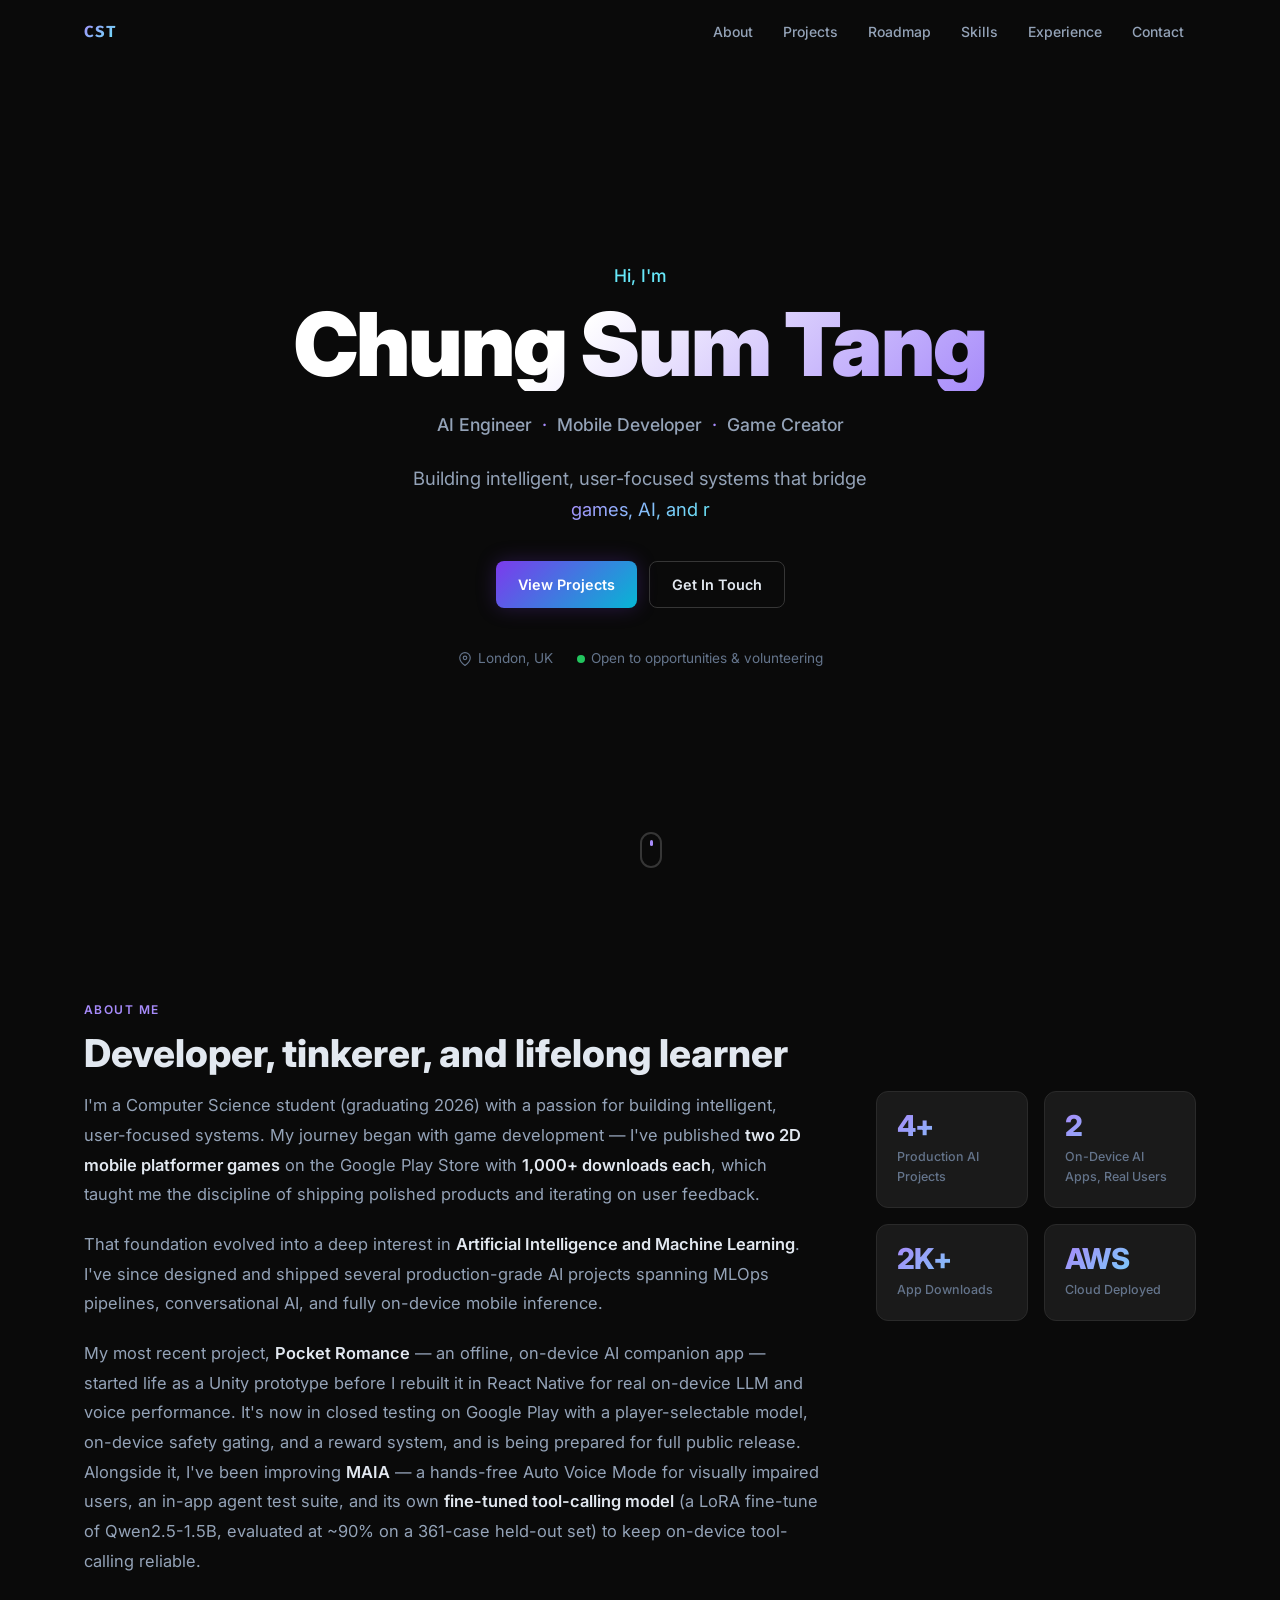
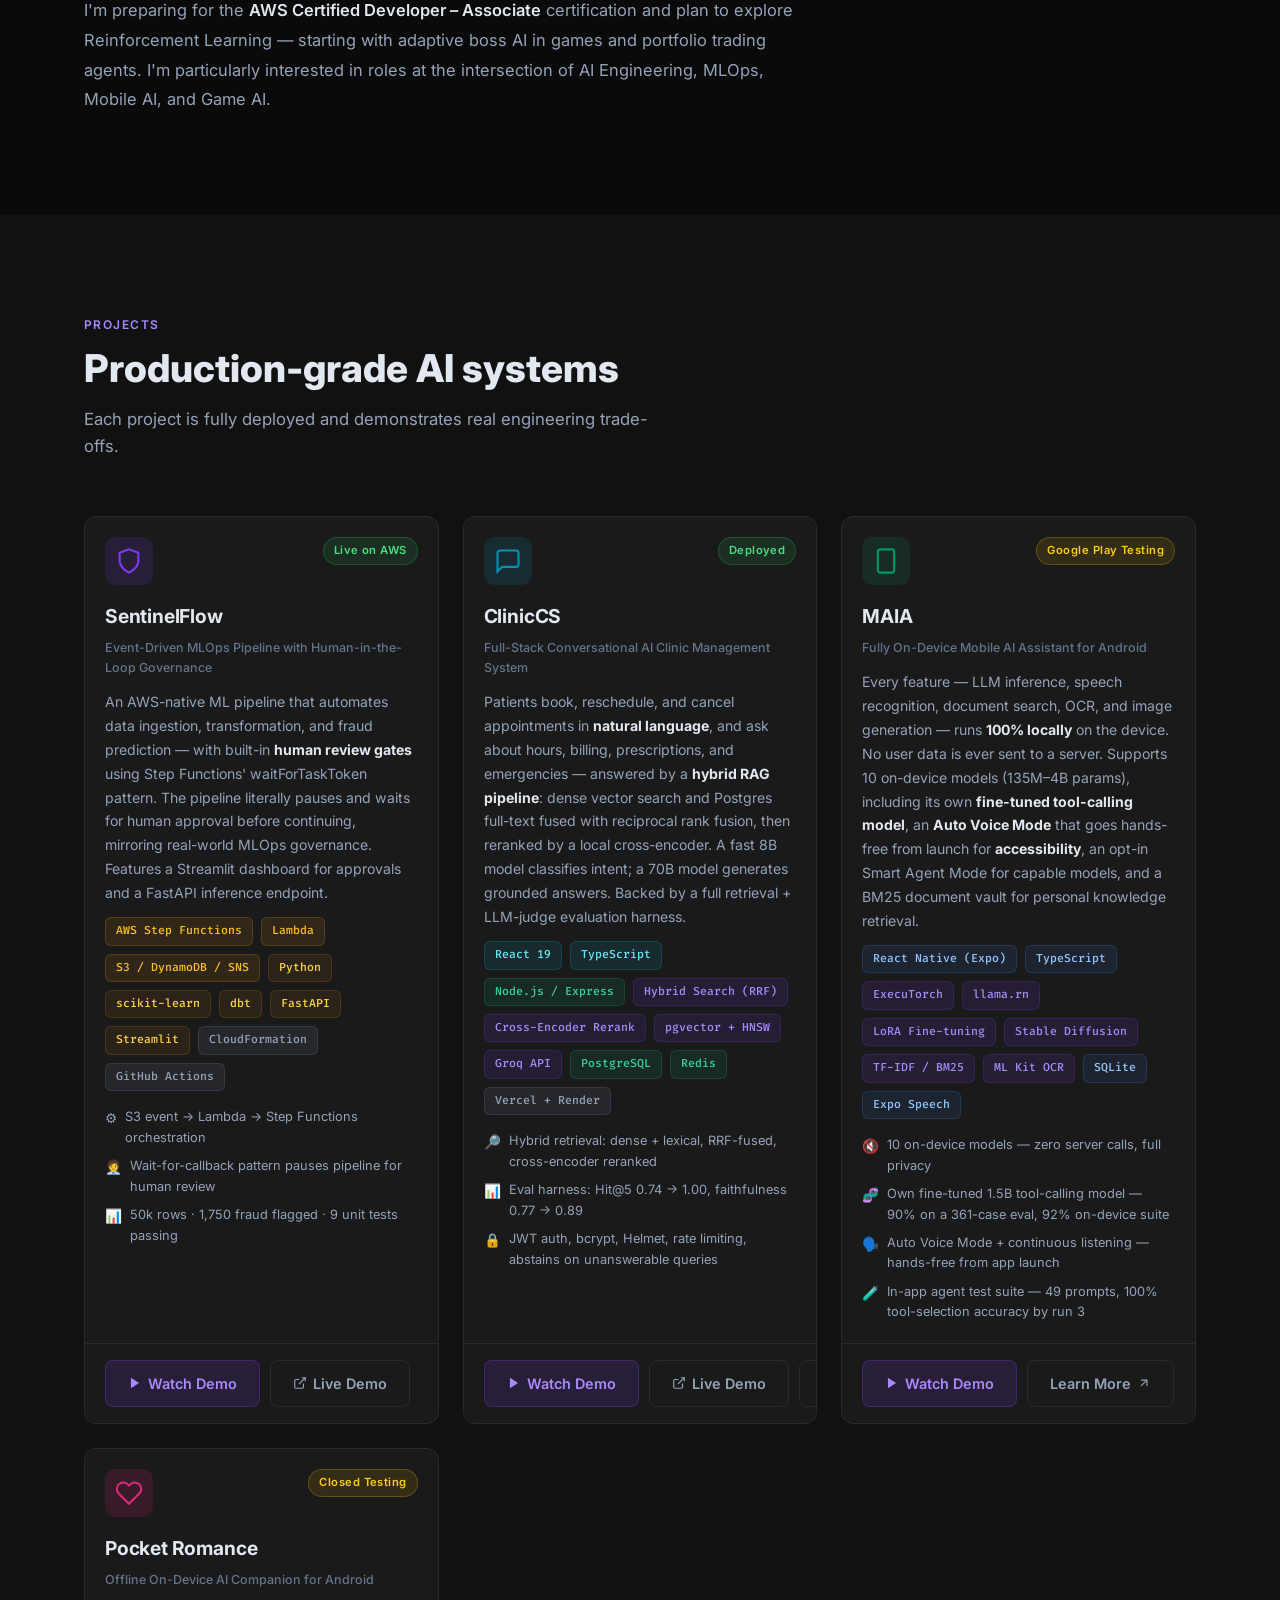
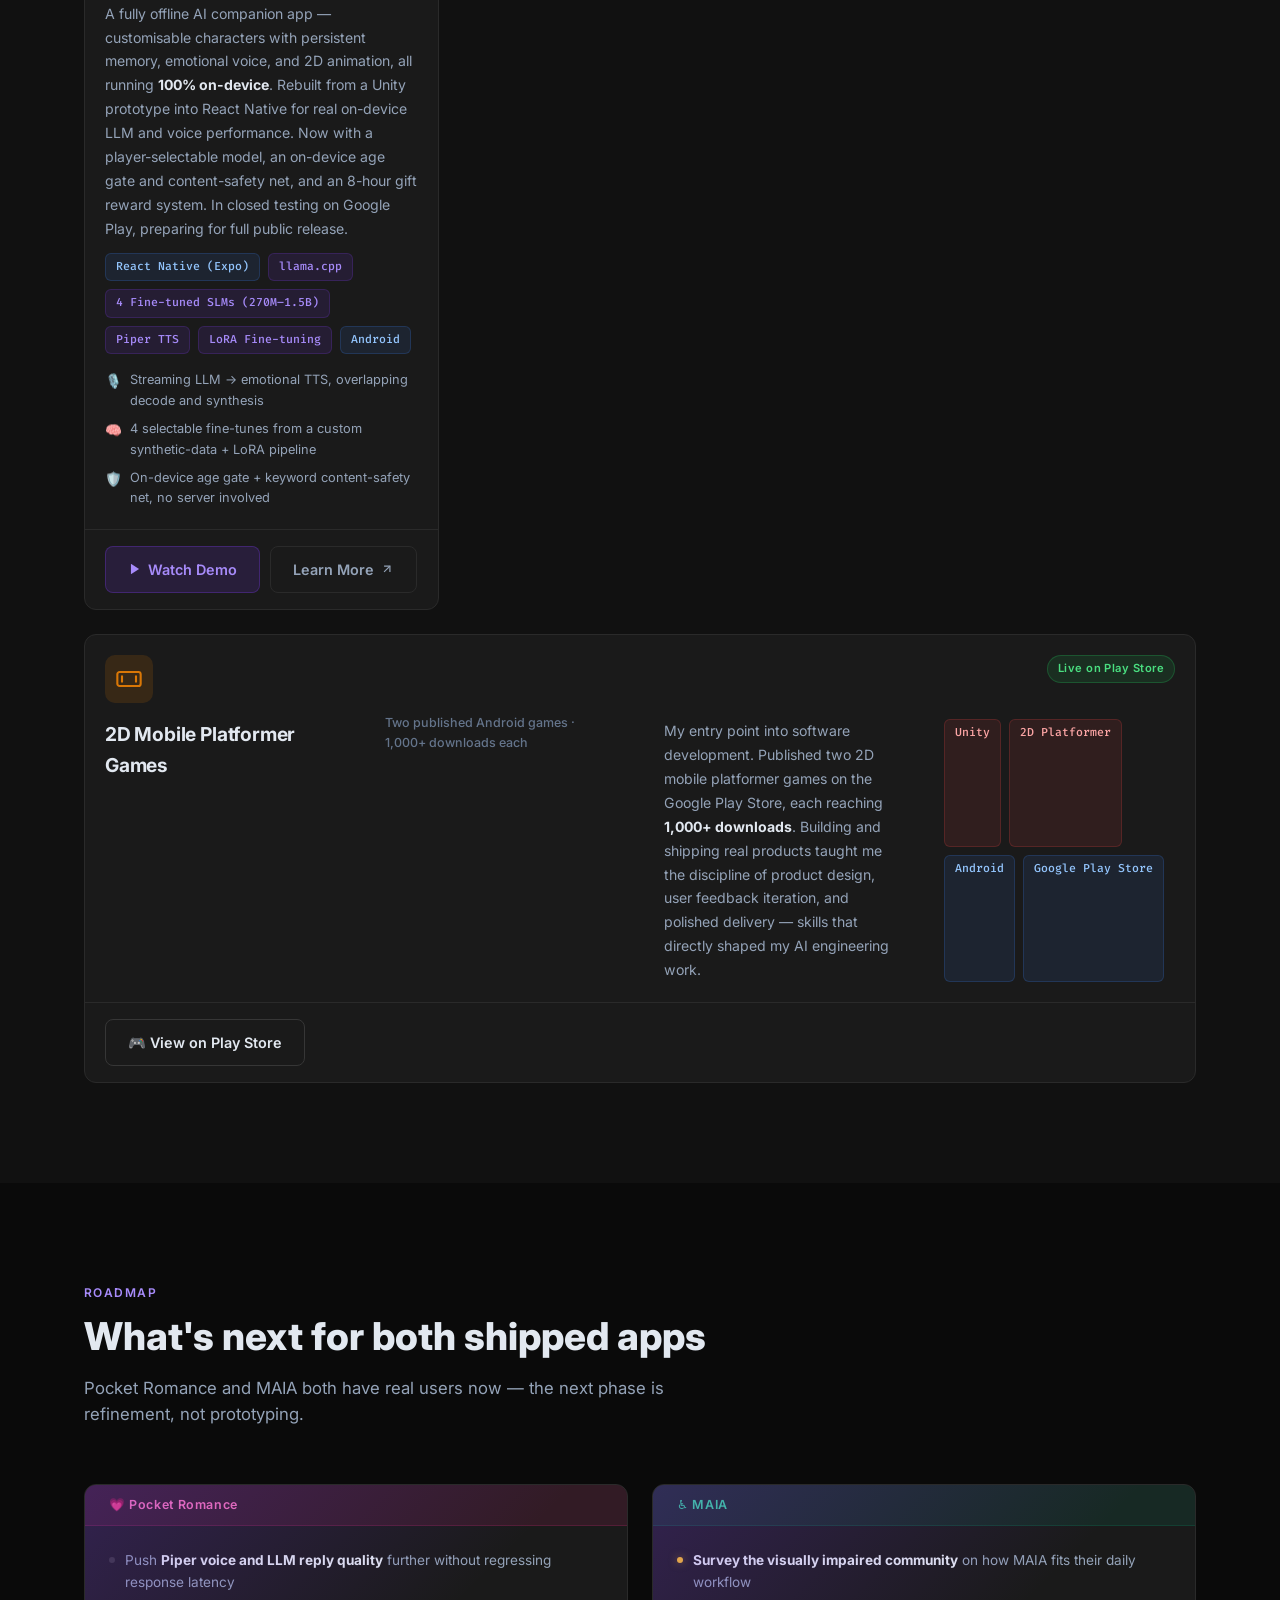
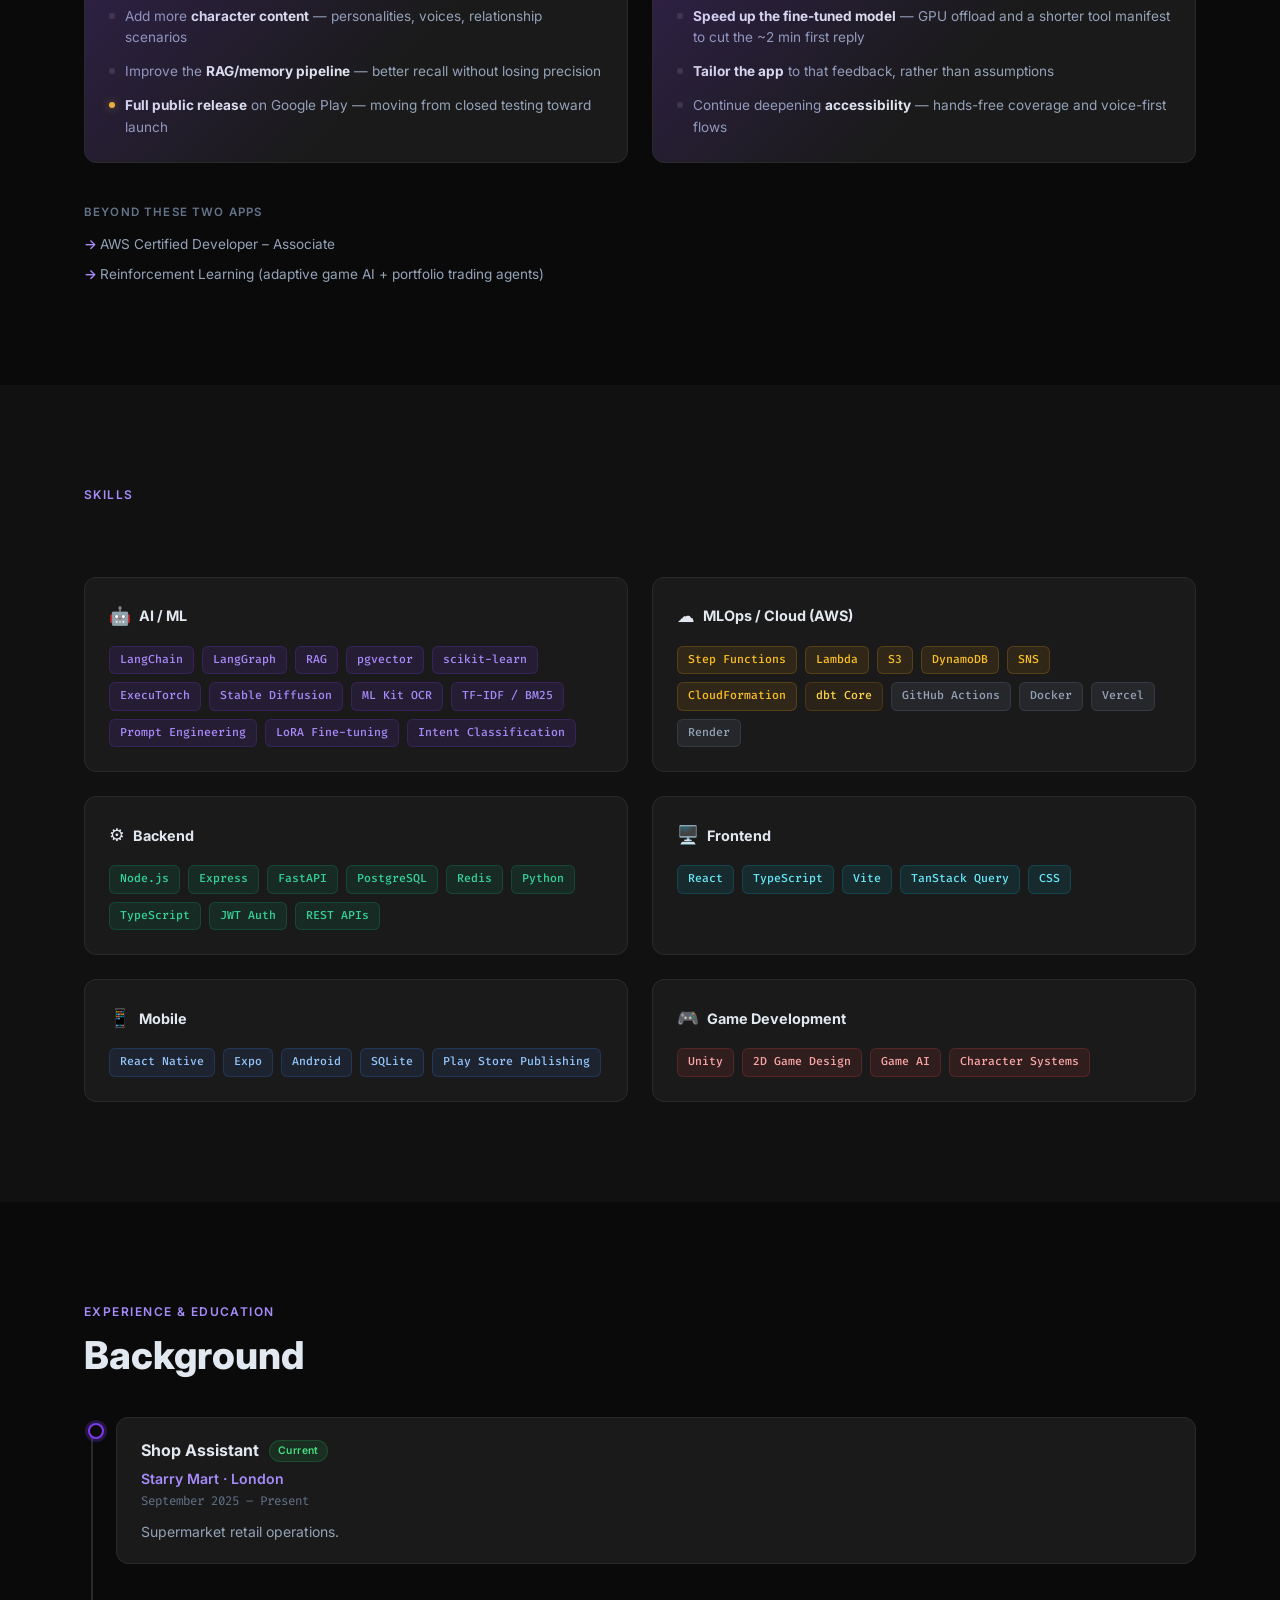
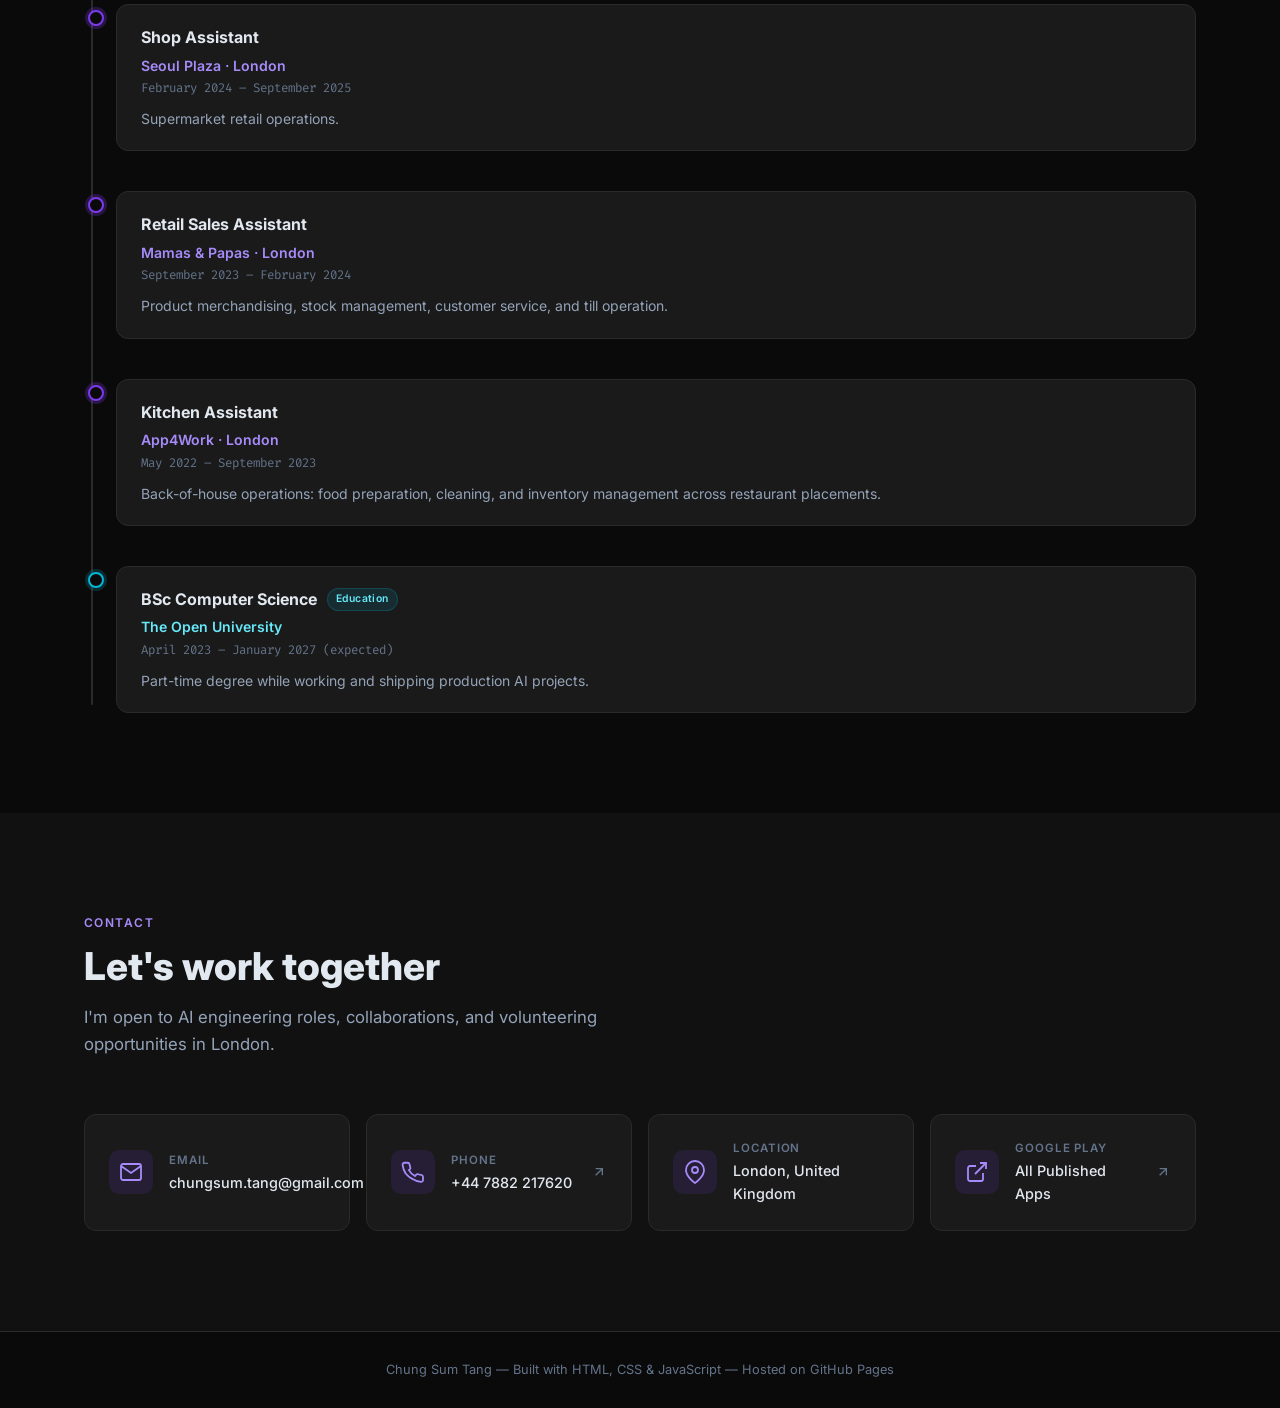
<file: index.html>
<!DOCTYPE html>
<html lang="en">
<head>
  <meta charset="UTF-8">
  <meta name="viewport" content="width=device-width, initial-scale=1.0">
  <title>Chung Sum Tang — AI Engineer &amp; Developer</title>
  <meta name="description" content="CS student and AI Engineer based in London. Building production-grade AI systems, on-device mobile AI, and games.">
  <meta property="og:title" content="Chung Sum Tang — AI Engineer &amp; Developer">
  <meta property="og:description" content="CS student and AI Engineer based in London. SentinelFlow · ClinicCS · MAIA · Pocket Romance · Game Developer.">
  <meta property="og:type" content="website">
  <link rel="preconnect" href="https://fonts.googleapis.com">
  <link rel="preconnect" href="https://fonts.gstatic.com" crossorigin>
  <link href="https://fonts.googleapis.com/css2?family=Inter:wght@400;500;600;700;800;900&family=Fira+Code:wght@400;500&display=swap" rel="stylesheet">
  <link rel="stylesheet" href="style.css">
</head>
<body>

  <!-- ── Navigation ─────────────────────────────────────────────── -->
  <nav class="nav" id="nav">
    <div class="nav-container">
      <a href="#hero" class="nav-logo">CST</a>
      <button class="nav-hamburger" id="hamburger" aria-label="Toggle menu" aria-expanded="false">
        <span></span><span></span><span></span>
      </button>
      <ul class="nav-links" id="navLinks" role="list">
        <li><a href="#about"      class="nav-link">About</a></li>
        <li><a href="#projects"   class="nav-link">Projects</a></li>
        <li><a href="#roadmap"    class="nav-link">Roadmap</a></li>
        <li><a href="#skills"     class="nav-link">Skills</a></li>
        <li><a href="#experience" class="nav-link">Experience</a></li>
        <li><a href="#contact"    class="nav-link">Contact</a></li>
      </ul>
    </div>
  </nav>

  <main>

    <!-- ── Hero ───────────────────────────────────────────────────── -->
    <section id="hero" class="hero">
      <div class="hero-bg" aria-hidden="true">
        <div class="blob blob-1"></div>
        <div class="blob blob-2"></div>
        <div class="blob blob-3"></div>
      </div>
      <div class="hero-content reveal">
        <p class="hero-greeting">Hi, I'm</p>
        <h1 class="hero-name">Chung Sum Tang</h1>
        <div class="hero-roles">
          <span>AI Engineer</span>
          <span class="dot" aria-hidden="true">·</span>
          <span>Mobile Developer</span>
          <span class="dot" aria-hidden="true">·</span>
          <span>Game Creator</span>
        </div>
        <p class="hero-tagline">
          Building intelligent, user-focused systems that bridge<br>
          <span class="gradient-text" id="typingText">games, AI, and real-world impact</span>
        </p>
        <div class="hero-ctas">
          <a href="#projects" class="btn btn-primary">View Projects</a>
          <a href="#contact"  class="btn btn-secondary">Get In Touch</a>
        </div>
        <div class="hero-meta">
          <span class="hero-meta-item">
            <svg width="14" height="14" viewBox="0 0 24 24" fill="none" stroke="currentColor" stroke-width="2" aria-hidden="true"><path d="M21 10c0 7-9 13-9 13s-9-6-9-13a9 9 0 0 1 18 0z"/><circle cx="12" cy="10" r="3"/></svg>
            London, UK
          </span>
          <span class="hero-meta-item">
            <span class="status-dot" aria-hidden="true"></span>
            Open to opportunities &amp; volunteering
          </span>
        </div>
      </div>
      <a href="#about" class="scroll-hint" aria-label="Scroll to about">
        <div class="scroll-hint-mouse">
          <div class="scroll-hint-wheel"></div>
        </div>
      </a>
    </section>

    <!-- ── About ──────────────────────────────────────────────────── -->
    <section id="about" class="section">
      <div class="container">
        <div class="section-label reveal">About Me</div>
        <h2 class="section-title reveal">Developer, tinkerer, and lifelong learner</h2>
        <div class="about-grid">
          <div class="about-text reveal">
            <p>
              I'm a Computer Science student (graduating 2026) with a passion for building intelligent,
              user-focused systems. My journey began with game development — I've published
              <strong>two 2D mobile platformer games</strong> on the Google Play Store with <strong>1,000+ downloads each</strong>,
              which taught me the discipline of shipping polished products and iterating on user feedback.
            </p>
            <p>
              That foundation evolved into a deep interest in <strong>Artificial Intelligence and Machine Learning</strong>.
              I've since designed and shipped several production-grade AI projects spanning MLOps pipelines,
              conversational AI, and fully on-device mobile inference.
            </p>
            <p>
              My most recent project, <strong>Pocket Romance</strong> — an offline, on-device AI companion app —
              started life as a Unity prototype before I rebuilt it in React Native for real on-device LLM and
              voice performance. It's now in closed testing on Google Play with a player-selectable model,
              on-device safety gating, and a reward system, and is being prepared for full public release.
              Alongside it, I've been improving <strong>MAIA</strong> — a hands-free Auto Voice Mode for
              visually impaired users, an in-app agent test suite, and its own <strong>fine-tuned
              tool-calling model</strong> (a LoRA fine-tune of Qwen2.5-1.5B, evaluated at ~90% on a 361-case
              held-out set) to keep on-device tool-calling reliable.
            </p>
            <p>
              I'm preparing for the <strong>AWS Certified Developer – Associate</strong> certification and plan to
              explore Reinforcement Learning — starting with adaptive boss AI in games and portfolio trading agents.
              I'm particularly interested in roles at the intersection of AI Engineering, MLOps, Mobile AI, and Game AI.
            </p>
          </div>
          <div class="about-stats reveal">
            <div class="stat-card">
              <span class="stat-number gradient-text">4+</span>
              <span class="stat-label">Production AI Projects</span>
            </div>
            <div class="stat-card">
              <span class="stat-number gradient-text">2</span>
              <span class="stat-label">On-Device AI Apps, Real Users</span>
            </div>
            <div class="stat-card">
              <span class="stat-number gradient-text">2K+</span>
              <span class="stat-label">App Downloads</span>
            </div>
            <div class="stat-card">
              <span class="stat-number gradient-text">AWS</span>
              <span class="stat-label">Cloud Deployed</span>
            </div>
          </div>
        </div>
      </div>
    </section>

    <!-- ── Projects ───────────────────────────────────────────────── -->
    <section id="projects" class="section section-alt">
      <div class="container">
        <div class="section-label reveal">Projects</div>
        <h2 class="section-title reveal">Production-grade AI systems</h2>
        <p class="section-subtitle reveal">Each project is fully deployed and demonstrates real engineering trade-offs.</p>

        <div class="projects-grid">

          <!-- SentinelFlow -->
          <article class="project-card reveal">
            <div class="project-card-header" style="--accent-color: #7c3aed;">
              <div class="project-icon">
                <svg width="28" height="28" viewBox="0 0 24 24" fill="none" stroke="currentColor" stroke-width="1.8" aria-hidden="true"><path d="M12 22s8-4 8-10V5l-8-3-8 3v7c0 6 8 10 8 10z"/></svg>
              </div>
              <span class="project-status status-live">Live on AWS</span>
            </div>
            <div class="project-card-body">
              <h3 class="project-title">SentinelFlow</h3>
              <p class="project-subtitle">Event-Driven MLOps Pipeline with Human-in-the-Loop Governance</p>
              <p class="project-desc">
                An AWS-native ML pipeline that automates data ingestion, transformation, and fraud prediction —
                with built-in <strong>human review gates</strong> using Step Functions' waitForTaskToken pattern.
                The pipeline literally pauses and waits for human approval before continuing, mirroring real-world
                MLOps governance. Features a Streamlit dashboard for approvals and a FastAPI inference endpoint.
              </p>
              <div class="tech-tags">
                <span class="tag tag-aws">AWS Step Functions</span>
                <span class="tag tag-aws">Lambda</span>
                <span class="tag tag-aws">S3 / DynamoDB / SNS</span>
                <span class="tag tag-python">Python</span>
                <span class="tag tag-python">scikit-learn</span>
                <span class="tag tag-python">dbt</span>
                <span class="tag tag-python">FastAPI</span>
                <span class="tag tag-python">Streamlit</span>
                <span class="tag tag-devops">CloudFormation</span>
                <span class="tag tag-devops">GitHub Actions</span>
              </div>
              <div class="project-highlights">
                <div class="highlight">
                  <span class="highlight-icon">⚙️</span>
                  <span>S3 event → Lambda → Step Functions orchestration</span>
                </div>
                <div class="highlight">
                  <span class="highlight-icon">🧑‍💼</span>
                  <span>Wait-for-callback pattern pauses pipeline for human review</span>
                </div>
                <div class="highlight">
                  <span class="highlight-icon">📊</span>
                  <span>50k rows · 1,750 fraud flagged · 9 unit tests passing</span>
                </div>
              </div>
            </div>
            <div class="project-card-footer">
              <button class="btn btn-demo" onclick="openModal('DemoVideos/SenFlow/SenFlowDemo.mp4', 'SentinelFlow Demo', 'Walkthrough of the Streamlit dashboard, live Step Functions execution graph, human gate approval, and prediction drill-down.')">
                <svg width="14" height="14" viewBox="0 0 24 24" fill="currentColor" aria-hidden="true"><polygon points="5,3 19,12 5,21"/></svg>
                Watch Demo
              </button>
              <a href="https://sentinelflow-jt1214.streamlit.app/" class="btn btn-ghost" target="_blank" rel="noopener">
                <svg width="14" height="14" viewBox="0 0 24 24" fill="none" stroke="currentColor" stroke-width="2" aria-hidden="true"><path d="M18 13v6a2 2 0 0 1-2 2H5a2 2 0 0 1-2-2V8a2 2 0 0 1 2-2h6"/><polyline points="15,3 21,3 21,9"/><line x1="10" y1="14" x2="21" y2="3"/></svg>
                Live Demo
              </a>
              <!-- <a href="https://github.com/YOUR_USERNAME/sentinelflow" class="btn btn-ghost" target="_blank" rel="noopener">GitHub</a> -->
            </div>
          </article>

          <!-- ClinicCS -->
          <article class="project-card reveal">
            <div class="project-card-header" style="--accent-color: #0891b2;">
              <div class="project-icon">
                <svg width="28" height="28" viewBox="0 0 24 24" fill="none" stroke="currentColor" stroke-width="1.8" aria-hidden="true"><path d="M21 15a2 2 0 0 1-2 2H7l-4 4V5a2 2 0 0 1 2-2h14a2 2 0 0 1 2 2z"/></svg>
              </div>
              <span class="project-status status-live">Deployed</span>
            </div>
            <div class="project-card-body">
              <h3 class="project-title">ClinicCS</h3>
              <p class="project-subtitle">Full-Stack Conversational AI Clinic Management System</p>
              <p class="project-desc">
                Patients book, reschedule, and cancel appointments in <strong>natural language</strong>, and
                ask about hours, billing, prescriptions, and emergencies — answered by a
                <strong>hybrid RAG pipeline</strong>: dense vector search and Postgres full-text fused with
                reciprocal rank fusion, then reranked by a local cross-encoder. A fast 8B model classifies
                intent; a 70B model generates grounded answers. Backed by a full retrieval + LLM-judge
                evaluation harness.
              </p>
              <div class="tech-tags">
                <span class="tag tag-frontend">React 19</span>
                <span class="tag tag-frontend">TypeScript</span>
                <span class="tag tag-backend">Node.js / Express</span>
                <span class="tag tag-ai">Hybrid Search (RRF)</span>
                <span class="tag tag-ai">Cross-Encoder Rerank</span>
                <span class="tag tag-ai">pgvector + HNSW</span>
                <span class="tag tag-ai">Groq API</span>
                <span class="tag tag-backend">PostgreSQL</span>
                <span class="tag tag-backend">Redis</span>
                <span class="tag tag-devops">Vercel + Render</span>
              </div>
              <div class="project-highlights">
                <div class="highlight">
                  <span class="highlight-icon">🔎</span>
                  <span>Hybrid retrieval: dense + lexical, RRF-fused, cross-encoder reranked</span>
                </div>
                <div class="highlight">
                  <span class="highlight-icon">📊</span>
                  <span>Eval harness: Hit@5 0.74 → 1.00, faithfulness 0.77 → 0.89</span>
                </div>
                <div class="highlight">
                  <span class="highlight-icon">🔒</span>
                  <span>JWT auth, bcrypt, Helmet, rate limiting, abstains on unanswerable queries</span>
                </div>
              </div>
            </div>
            <div class="project-card-footer">
              <button class="btn btn-demo" onclick="openModal('DemoVideos/ClinicCS/ClinicCSDemo.mp4', 'ClinicCS Demo', 'Shows RAG-powered address lookup, appointment cancellation flow, and new appointment booking — all through conversational chat.')">
                <svg width="14" height="14" viewBox="0 0 24 24" fill="currentColor" aria-hidden="true"><polygon points="5,3 19,12 5,21"/></svg>
                Watch Demo
              </button>
              <a href="https://frontend-rho-bice-58.vercel.app/" class="btn btn-ghost" target="_blank" rel="noopener">
                <svg width="14" height="14" viewBox="0 0 24 24" fill="none" stroke="currentColor" stroke-width="2" aria-hidden="true"><path d="M18 13v6a2 2 0 0 1-2 2H5a2 2 0 0 1-2-2V8a2 2 0 0 1 2-2h6"/><polyline points="15,3 21,3 21,9"/><line x1="10" y1="14" x2="21" y2="3"/></svg>
                Live Demo
              </a>
              <a href="cliniccs.html" class="btn btn-ghost">
                Learn More
                <svg width="14" height="14" viewBox="0 0 24 24" fill="none" stroke="currentColor" stroke-width="2" aria-hidden="true"><line x1="7" y1="17" x2="17" y2="7"/><polyline points="7,7 17,7 17,17"/></svg>
              </a>
            </div>
          </article>

          <!-- MAIA -->
          <article class="project-card reveal">
            <div class="project-card-header" style="--accent-color: #059669;">
              <div class="project-icon">
                <svg width="28" height="28" viewBox="0 0 24 24" fill="none" stroke="currentColor" stroke-width="1.8" aria-hidden="true"><rect x="5" y="2" width="14" height="20" rx="2" ry="2"/><line x1="12" y1="18" x2="12.01" y2="18"/></svg>
              </div>
              <span class="project-status status-testing">Google Play Testing</span>
            </div>
            <div class="project-card-body">
              <h3 class="project-title">MAIA</h3>
              <p class="project-subtitle">Fully On-Device Mobile AI Assistant for Android</p>
              <p class="project-desc">
                Every feature — LLM inference, speech recognition, document search, OCR, and image generation —
                runs <strong>100% locally</strong> on the device. No user data is ever sent to a server.
                Supports 10 on-device models (135M–4B params), including its own <strong>fine-tuned
                tool-calling model</strong>, an <strong>Auto Voice Mode</strong> that goes hands-free from
                launch for <strong>accessibility</strong>, an opt-in Smart Agent Mode for capable models, and a
                BM25 document vault for personal knowledge retrieval.
              </p>
              <div class="tech-tags">
                <span class="tag tag-mobile">React Native (Expo)</span>
                <span class="tag tag-mobile">TypeScript</span>
                <span class="tag tag-ai">ExecuTorch</span>
                <span class="tag tag-ai">llama.rn</span>
                <span class="tag tag-ai">LoRA Fine-tuning</span>
                <span class="tag tag-ai">Stable Diffusion</span>
                <span class="tag tag-ai">TF-IDF / BM25</span>
                <span class="tag tag-ai">ML Kit OCR</span>
                <span class="tag tag-mobile">SQLite</span>
                <span class="tag tag-mobile">Expo Speech</span>
              </div>
              <div class="project-highlights">
                <div class="highlight">
                  <span class="highlight-icon">🔇</span>
                  <span>10 on-device models — zero server calls, full privacy</span>
                </div>
                <div class="highlight">
                  <span class="highlight-icon">🧬</span>
                  <span>Own fine-tuned 1.5B tool-calling model — 90% on a 361-case eval, 92% on-device suite</span>
                </div>
                <div class="highlight">
                  <span class="highlight-icon">🗣️</span>
                  <span>Auto Voice Mode + continuous listening — hands-free from app launch</span>
                </div>
                <div class="highlight">
                  <span class="highlight-icon">🧪</span>
                  <span>In-app agent test suite — 49 prompts, 100% tool-selection accuracy by run 3</span>
                </div>
              </div>
            </div>
            <div class="project-card-footer">
              <button class="btn btn-demo" onclick="openModal('DemoVideos/MAIA/MAIADemo.mp4', 'MAIA Demo', 'Demonstrates image generation, battery check, calendar event creation, and document Q&A — all running fully on-device.')">
                <svg width="14" height="14" viewBox="0 0 24 24" fill="currentColor" aria-hidden="true"><polygon points="5,3 19,12 5,21"/></svg>
                Watch Demo
              </button>
              <a href="maia.html" class="btn btn-ghost">
                Learn More
                <svg width="14" height="14" viewBox="0 0 24 24" fill="none" stroke="currentColor" stroke-width="2" aria-hidden="true"><line x1="7" y1="17" x2="17" y2="7"/><polyline points="7,7 17,7 17,17"/></svg>
              </a>
            </div>
          </article>

          <!-- Pocket Romance -->
          <article class="project-card reveal">
            <div class="project-card-header" style="--accent-color: #db2777;">
              <div class="project-icon">
                <svg width="28" height="28" viewBox="0 0 24 24" fill="none" stroke="currentColor" stroke-width="1.8" aria-hidden="true"><path d="M20.84 4.61a5.5 5.5 0 0 0-7.78 0L12 5.67l-1.06-1.06a5.5 5.5 0 0 0-7.78 7.78l1.06 1.06L12 21.23l7.78-7.78 1.06-1.06a5.5 5.5 0 0 0 0-7.78z"/></svg>
              </div>
              <span class="project-status status-testing">Closed Testing</span>
            </div>
            <div class="project-card-body">
              <h3 class="project-title">Pocket Romance</h3>
              <p class="project-subtitle">Offline On-Device AI Companion for Android</p>
              <p class="project-desc">
                A fully offline AI companion app — customisable characters with persistent memory,
                emotional voice, and 2D animation, all running <strong>100% on-device</strong>. Rebuilt from
                a Unity prototype into React Native for real on-device LLM and voice performance. Now with a
                player-selectable model, an on-device age gate and content-safety net, and an 8-hour gift
                reward system. In closed testing on Google Play, preparing for full public release.
              </p>
              <div class="tech-tags">
                <span class="tag tag-mobile">React Native (Expo)</span>
                <span class="tag tag-ai">llama.cpp</span>
                <span class="tag tag-ai">4 Fine-tuned SLMs (270M–1.5B)</span>
                <span class="tag tag-ai">Piper TTS</span>
                <span class="tag tag-ai">LoRA Fine-tuning</span>
                <span class="tag tag-mobile">Android</span>
              </div>
              <div class="project-highlights">
                <div class="highlight">
                  <span class="highlight-icon">🎙️</span>
                  <span>Streaming LLM → emotional TTS, overlapping decode and synthesis</span>
                </div>
                <div class="highlight">
                  <span class="highlight-icon">🧠</span>
                  <span>4 selectable fine-tunes from a custom synthetic-data + LoRA pipeline</span>
                </div>
                <div class="highlight">
                  <span class="highlight-icon">🛡️</span>
                  <span>On-device age gate + keyword content-safety net, no server involved</span>
                </div>
              </div>
            </div>
            <div class="project-card-footer">
              <button class="btn btn-demo" onclick="openModal('DemoVideos/PocketRomance/PocketRomanceDemoVideo.mp4', 'Pocket Romance Demo', 'Recorded on a budget Redmi A5 for a worst-case demo of on-device performance — inference and voice are noticeably faster on mid-range and flagship phones.')">
                <svg width="14" height="14" viewBox="0 0 24 24" fill="currentColor" aria-hidden="true"><polygon points="5,3 19,12 5,21"/></svg>
                Watch Demo
              </button>
              <a href="pocket-romance.html" class="btn btn-ghost">
                Learn More
                <svg width="14" height="14" viewBox="0 0 24 24" fill="none" stroke="currentColor" stroke-width="2" aria-hidden="true"><line x1="7" y1="17" x2="17" y2="7"/><polyline points="7,7 17,7 17,17"/></svg>
              </a>
            </div>
          </article>

          <!-- Mobile Games -->
          <article class="project-card project-card-wide reveal">
            <div class="project-card-header" style="--accent-color: #d97706;">
              <div class="project-icon">
                <svg width="28" height="28" viewBox="0 0 24 24" fill="none" stroke="currentColor" stroke-width="1.8" aria-hidden="true"><rect x="2" y="6" width="20" height="12" rx="2"/><path d="M12 12h.01M8 12h.01M16 12h.01"/><path d="M6 9v6"/><path d="M18 9v6"/></svg>
              </div>
              <span class="project-status status-live">Live on Play Store</span>
            </div>
            <div class="project-card-body">
              <h3 class="project-title">2D Mobile Platformer Games</h3>
              <p class="project-subtitle">Two published Android games · 1,000+ downloads each</p>
              <p class="project-desc">
                My entry point into software development. Published two 2D mobile platformer games on the
                Google Play Store, each reaching <strong>1,000+ downloads</strong>. Building and shipping real
                products taught me the discipline of product design, user feedback iteration, and polished
                delivery — skills that directly shaped my AI engineering work.
              </p>
              <div class="tech-tags">
                <span class="tag tag-gamedev">Unity</span>
                <span class="tag tag-gamedev">2D Platformer</span>
                <span class="tag tag-mobile">Android</span>
                <span class="tag tag-mobile">Google Play Store</span>
              </div>
            </div>
            <div class="project-card-footer">
              <a href="https://play.google.com/store/apps/dev?id=5880659974329068741" class="btn btn-secondary" target="_blank" rel="noopener">
                🎮 View on Play Store
              </a>
            </div>
          </article>

        </div>
      </div>
    </section>

    <!-- ── Roadmap ────────────────────────────────────────────────── -->
    <section id="roadmap" class="section">
      <div class="container">
        <div class="section-label reveal">Roadmap</div>
        <h2 class="section-title reveal">What's next for both shipped apps</h2>
        <p class="section-subtitle reveal">Pocket Romance and MAIA both have real users now — the next phase is refinement, not prototyping.</p>

        <div class="roadmap-grid reveal">
          <div class="building-card" style="--accent-color:#db2777;">
            <div class="building-badge" style="background: rgba(219,39,119,0.12); color: #f472b6; border-color: rgba(219,39,119,0.2);">💗 Pocket Romance</div>
            <div style="padding: 24px;">
              <div class="building-features">
                <div class="feature-item">
                  <span class="feature-dot"></span>
                  <span>Push <strong>Piper voice and LLM reply quality</strong> further without regressing response latency</span>
                </div>
                <div class="feature-item">
                  <span class="feature-dot"></span>
                  <span>Add more <strong>character content</strong> — personalities, voices, relationship scenarios</span>
                </div>
                <div class="feature-item">
                  <span class="feature-dot"></span>
                  <span>Improve the <strong>RAG/memory pipeline</strong> — better recall without losing precision</span>
                </div>
                <div class="feature-item">
                  <span class="feature-dot feature-dot-active"></span>
                  <span><strong>Full public release</strong> on Google Play — moving from closed testing toward launch</span>
                </div>
              </div>
            </div>
          </div>
          <div class="building-card" style="--accent-color:#059669;">
            <div class="building-badge" style="background: rgba(5,150,105,0.12); color: #34d399; border-color: rgba(5,150,105,0.2);">♿ MAIA</div>
            <div style="padding: 24px;">
              <div class="building-features">
                <div class="feature-item">
                  <span class="feature-dot feature-dot-active"></span>
                  <span><strong>Survey the visually impaired community</strong> on how MAIA fits their daily workflow</span>
                </div>
                <div class="feature-item">
                  <span class="feature-dot"></span>
                  <span><strong>Speed up the fine-tuned model</strong> — GPU offload and a shorter tool manifest to cut the ~2 min first reply</span>
                </div>
                <div class="feature-item">
                  <span class="feature-dot"></span>
                  <span><strong>Tailor the app</strong> to that feedback, rather than assumptions</span>
                </div>
                <div class="feature-item">
                  <span class="feature-dot"></span>
                  <span>Continue deepening <strong>accessibility</strong> — hands-free coverage and voice-first flows</span>
                </div>
              </div>
            </div>
          </div>
        </div>

        <div class="building-goals reveal" style="margin-top: 40px;">
          <h4>Beyond These Two Apps</h4>
          <ul>
            <li>AWS Certified Developer – Associate</li>
            <li>Reinforcement Learning (adaptive game AI + portfolio trading agents)</li>
          </ul>
        </div>
      </div>
    </section>

    <!-- ── Skills ─────────────────────────────────────────────────── -->
    <section id="skills" class="section section-alt">
      <div class="container">
        <div class="section-label reveal">Skills</div>
        <h2 class="section-title reveal">Technologies &amp; tools</h2>

        <div class="skills-grid">
          <div class="skill-group reveal">
            <h3 class="skill-group-title">
              <span class="skill-group-icon">🤖</span> AI / ML
            </h3>
            <div class="tech-tags">
              <span class="tag tag-ai">LangChain</span>
              <span class="tag tag-ai">LangGraph</span>
              <span class="tag tag-ai">RAG</span>
              <span class="tag tag-ai">pgvector</span>
              <span class="tag tag-ai">scikit-learn</span>
              <span class="tag tag-ai">ExecuTorch</span>
              <span class="tag tag-ai">Stable Diffusion</span>
              <span class="tag tag-ai">ML Kit OCR</span>
              <span class="tag tag-ai">TF-IDF / BM25</span>
              <span class="tag tag-ai">Prompt Engineering</span>
              <span class="tag tag-ai">LoRA Fine-tuning</span>
              <span class="tag tag-ai">Intent Classification</span>
            </div>
          </div>

          <div class="skill-group reveal">
            <h3 class="skill-group-title">
              <span class="skill-group-icon">☁️</span> MLOps / Cloud (AWS)
            </h3>
            <div class="tech-tags">
              <span class="tag tag-aws">Step Functions</span>
              <span class="tag tag-aws">Lambda</span>
              <span class="tag tag-aws">S3</span>
              <span class="tag tag-aws">DynamoDB</span>
              <span class="tag tag-aws">SNS</span>
              <span class="tag tag-aws">CloudFormation</span>
              <span class="tag tag-python">dbt Core</span>
              <span class="tag tag-devops">GitHub Actions</span>
              <span class="tag tag-devops">Docker</span>
              <span class="tag tag-devops">Vercel</span>
              <span class="tag tag-devops">Render</span>
            </div>
          </div>

          <div class="skill-group reveal">
            <h3 class="skill-group-title">
              <span class="skill-group-icon">⚙️</span> Backend
            </h3>
            <div class="tech-tags">
              <span class="tag tag-backend">Node.js</span>
              <span class="tag tag-backend">Express</span>
              <span class="tag tag-backend">FastAPI</span>
              <span class="tag tag-backend">PostgreSQL</span>
              <span class="tag tag-backend">Redis</span>
              <span class="tag tag-backend">Python</span>
              <span class="tag tag-backend">TypeScript</span>
              <span class="tag tag-backend">JWT Auth</span>
              <span class="tag tag-backend">REST APIs</span>
            </div>
          </div>

          <div class="skill-group reveal">
            <h3 class="skill-group-title">
              <span class="skill-group-icon">🖥️</span> Frontend
            </h3>
            <div class="tech-tags">
              <span class="tag tag-frontend">React</span>
              <span class="tag tag-frontend">TypeScript</span>
              <span class="tag tag-frontend">Vite</span>
              <span class="tag tag-frontend">TanStack Query</span>
              <span class="tag tag-frontend">CSS</span>
            </div>
          </div>

          <div class="skill-group reveal">
            <h3 class="skill-group-title">
              <span class="skill-group-icon">📱</span> Mobile
            </h3>
            <div class="tech-tags">
              <span class="tag tag-mobile">React Native</span>
              <span class="tag tag-mobile">Expo</span>
              <span class="tag tag-mobile">Android</span>
              <span class="tag tag-mobile">SQLite</span>
              <span class="tag tag-mobile">Play Store Publishing</span>
            </div>
          </div>

          <div class="skill-group reveal">
            <h3 class="skill-group-title">
              <span class="skill-group-icon">🎮</span> Game Development
            </h3>
            <div class="tech-tags">
              <span class="tag tag-gamedev">Unity</span>
              <span class="tag tag-gamedev">2D Game Design</span>
              <span class="tag tag-gamedev">Game AI</span>
              <span class="tag tag-gamedev">Character Systems</span>
            </div>
          </div>
        </div>
      </div>
    </section>

    <!-- ── Experience ─────────────────────────────────────────────── -->
    <section id="experience" class="section">
      <div class="container">
        <div class="section-label reveal">Experience &amp; Education</div>
        <h2 class="section-title reveal">Background</h2>

        <div class="timeline">

          <div class="timeline-item reveal">
            <div class="timeline-dot"></div>
            <div class="timeline-content">
              <div class="timeline-header">
                <h3 class="timeline-title">Shop Assistant</h3>
                <span class="timeline-badge timeline-badge-current">Current</span>
              </div>
              <p class="timeline-company">Starry Mart · London</p>
              <p class="timeline-date">September 2025 – Present</p>
              <p class="timeline-desc">Supermarket retail operations.</p>
            </div>
          </div>

          <div class="timeline-item reveal">
            <div class="timeline-dot"></div>
            <div class="timeline-content">
              <div class="timeline-header">
                <h3 class="timeline-title">Shop Assistant</h3>
              </div>
              <p class="timeline-company">Seoul Plaza · London</p>
              <p class="timeline-date">February 2024 – September 2025</p>
              <p class="timeline-desc">Supermarket retail operations.</p>
            </div>
          </div>

          <div class="timeline-item reveal">
            <div class="timeline-dot"></div>
            <div class="timeline-content">
              <div class="timeline-header">
                <h3 class="timeline-title">Retail Sales Assistant</h3>
              </div>
              <p class="timeline-company">Mamas &amp; Papas · London</p>
              <p class="timeline-date">September 2023 – February 2024</p>
              <p class="timeline-desc">Product merchandising, stock management, customer service, and till operation.</p>
            </div>
          </div>

          <div class="timeline-item reveal">
            <div class="timeline-dot"></div>
            <div class="timeline-content">
              <div class="timeline-header">
                <h3 class="timeline-title">Kitchen Assistant</h3>
              </div>
              <p class="timeline-company">App4Work · London</p>
              <p class="timeline-date">May 2022 – September 2023</p>
              <p class="timeline-desc">Back-of-house operations: food preparation, cleaning, and inventory management across restaurant placements.</p>
            </div>
          </div>

          <div class="timeline-item timeline-item-edu reveal">
            <div class="timeline-dot timeline-dot-edu"></div>
            <div class="timeline-content">
              <div class="timeline-header">
                <h3 class="timeline-title">BSc Computer Science</h3>
                <span class="timeline-badge timeline-badge-edu">Education</span>
              </div>
              <p class="timeline-company">The Open University</p>
              <p class="timeline-date">April 2023 – January 2027 (expected)</p>
              <p class="timeline-desc">Part-time degree while working and shipping production AI projects.</p>
            </div>
          </div>

        </div>
      </div>
    </section>

    <!-- ── Contact ─────────────────────────────────────────────────── -->
    <section id="contact" class="section section-alt">
      <div class="container">
        <div class="section-label reveal">Contact</div>
        <h2 class="section-title reveal">Let's work together</h2>
        <p class="section-subtitle reveal">
          I'm open to AI engineering roles, collaborations, and volunteering opportunities in London.
        </p>

        <div class="contact-grid">
          <a href="mailto:chungsum.tang@gmail.com" class="contact-card reveal">
            <div class="contact-icon">
              <svg width="24" height="24" viewBox="0 0 24 24" fill="none" stroke="currentColor" stroke-width="1.8" aria-hidden="true"><path d="M4 4h16c1.1 0 2 .9 2 2v12c0 1.1-.9 2-2 2H4c-1.1 0-2-.9-2-2V6c0-1.1.9-2 2-2z"/><polyline points="22,6 12,13 2,6"/></svg>
            </div>
            <div class="contact-info">
              <span class="contact-label">Email</span>
              <span class="contact-value">chungsum.tang@gmail.com</span>
            </div>
            <svg class="contact-arrow" width="16" height="16" viewBox="0 0 24 24" fill="none" stroke="currentColor" stroke-width="2" aria-hidden="true"><line x1="7" y1="17" x2="17" y2="7"/><polyline points="7,7 17,7 17,17"/></svg>
          </a>

          <a href="tel:+447882217620" class="contact-card reveal">
            <div class="contact-icon">
              <svg width="24" height="24" viewBox="0 0 24 24" fill="none" stroke="currentColor" stroke-width="1.8" aria-hidden="true"><path d="M22 16.92v3a2 2 0 0 1-2.18 2 19.79 19.79 0 0 1-8.63-3.07A19.5 19.5 0 0 1 4.69 13.5 19.79 19.79 0 0 1 1.58 4.93 2 2 0 0 1 3.55 2.73h3a2 2 0 0 1 2 1.72c.127.96.361 1.903.7 2.81a2 2 0 0 1-.45 2.11L7.91 10.08a16 16 0 0 0 6 6l1.41-1.41a2 2 0 0 1 2.11-.45c.907.339 1.85.573 2.81.7A2 2 0 0 1 22 16.92z"/></svg>
            </div>
            <div class="contact-info">
              <span class="contact-label">Phone</span>
              <span class="contact-value">+44 7882 217620</span>
            </div>
            <svg class="contact-arrow" width="16" height="16" viewBox="0 0 24 24" fill="none" stroke="currentColor" stroke-width="2" aria-hidden="true"><line x1="7" y1="17" x2="17" y2="7"/><polyline points="7,7 17,7 17,17"/></svg>
          </a>

          <div class="contact-card contact-card-static reveal">
            <div class="contact-icon">
              <svg width="24" height="24" viewBox="0 0 24 24" fill="none" stroke="currentColor" stroke-width="1.8" aria-hidden="true"><path d="M21 10c0 7-9 13-9 13s-9-6-9-13a9 9 0 0 1 18 0z"/><circle cx="12" cy="10" r="3"/></svg>
            </div>
            <div class="contact-info">
              <span class="contact-label">Location</span>
              <span class="contact-value">London, United Kingdom</span>
            </div>
          </div>

          <a href="https://play.google.com/store/apps/dev?id=5880659974329068741" target="_blank" rel="noopener" class="contact-card reveal">
            <div class="contact-icon">
              <svg width="24" height="24" viewBox="0 0 24 24" fill="none" stroke="currentColor" stroke-width="1.8" aria-hidden="true"><path d="M18 13v6a2 2 0 0 1-2 2H5a2 2 0 0 1-2-2V8a2 2 0 0 1 2-2h6"/><polyline points="15,3 21,3 21,9"/><line x1="10" y1="14" x2="21" y2="3"/></svg>
            </div>
            <div class="contact-info">
              <span class="contact-label">Google Play</span>
              <span class="contact-value">All Published Apps</span>
            </div>
            <svg class="contact-arrow" width="16" height="16" viewBox="0 0 24 24" fill="none" stroke="currentColor" stroke-width="2" aria-hidden="true"><line x1="7" y1="17" x2="17" y2="7"/><polyline points="7,7 17,7 17,17"/></svg>
          </a>
        </div>

        <!-- Add your GitHub and LinkedIn links when ready -->
        <!--
        <div class="contact-socials reveal">
          <a href="https://github.com/YOUR_USERNAME" target="_blank" rel="noopener" class="social-link">GitHub</a>
          <a href="https://linkedin.com/in/YOUR_USERNAME" target="_blank" rel="noopener" class="social-link">LinkedIn</a>
        </div>
        -->

      </div>
    </section>

  </main>

  <!-- ── Footer ─────────────────────────────────────────────────── -->
  <footer class="footer">
    <div class="container">
      <p class="footer-text">
        Chung Sum Tang &mdash; Built with HTML, CSS &amp; JavaScript &mdash; Hosted on GitHub Pages
      </p>
    </div>
  </footer>

  <!-- ── Video Modal ────────────────────────────────────────────── -->
  <div id="videoModal" class="modal" role="dialog" aria-modal="true" aria-hidden="true" aria-labelledby="modalTitle">
    <div class="modal-overlay" id="modalOverlay"></div>
    <div class="modal-container">
      <button class="modal-close" id="modalClose" aria-label="Close video">
        <svg width="20" height="20" viewBox="0 0 24 24" fill="none" stroke="currentColor" stroke-width="2.5" aria-hidden="true"><line x1="18" y1="6" x2="6" y2="18"/><line x1="6" y1="6" x2="18" y2="18"/></svg>
      </button>
      <video id="modalVideo" class="modal-video" controls preload="metadata">
        <source id="modalVideoSrc" src="" type="video/mp4">
        Your browser does not support HTML5 video.
      </video>
      <div class="modal-info">
        <h3 id="modalTitle" class="modal-title"></h3>
        <p id="modalDesc" class="modal-desc"></p>
      </div>
    </div>
  </div>

  <script src="script.js"></script>
</body>
</html>
</file>
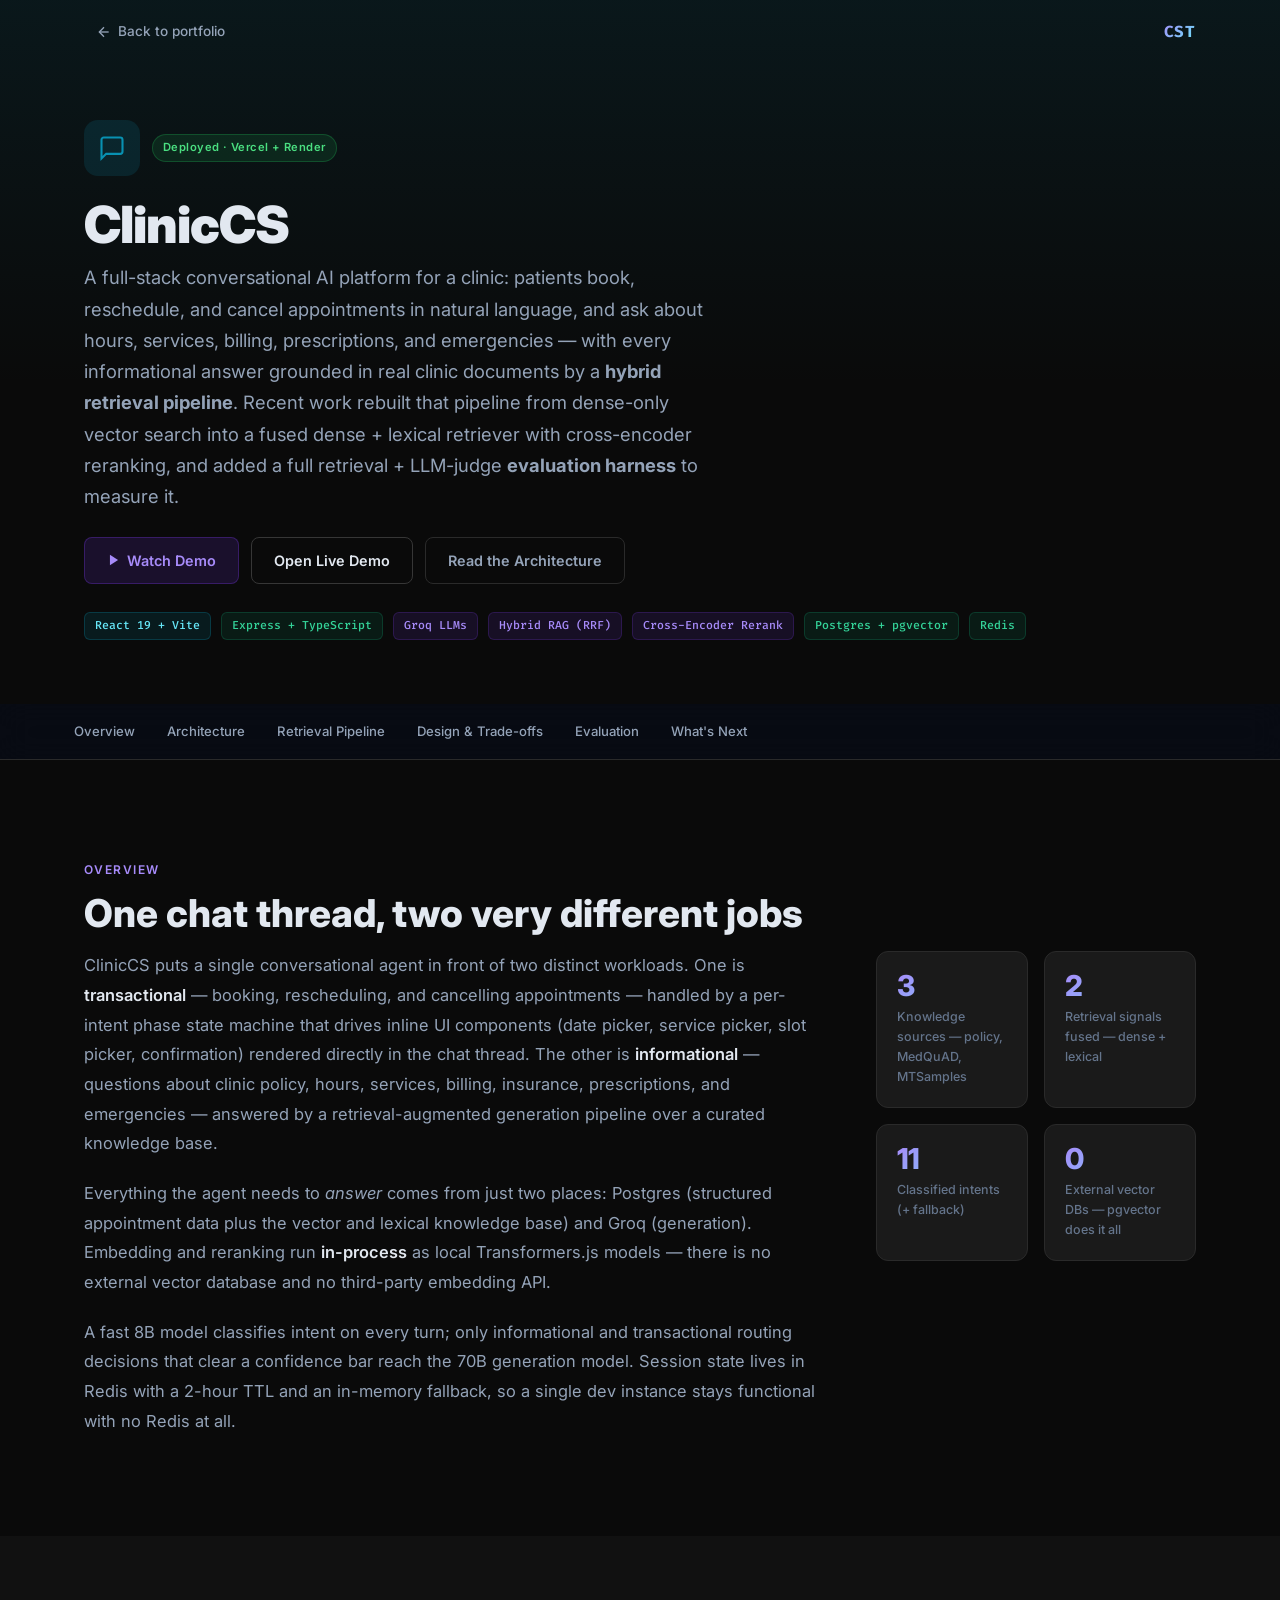
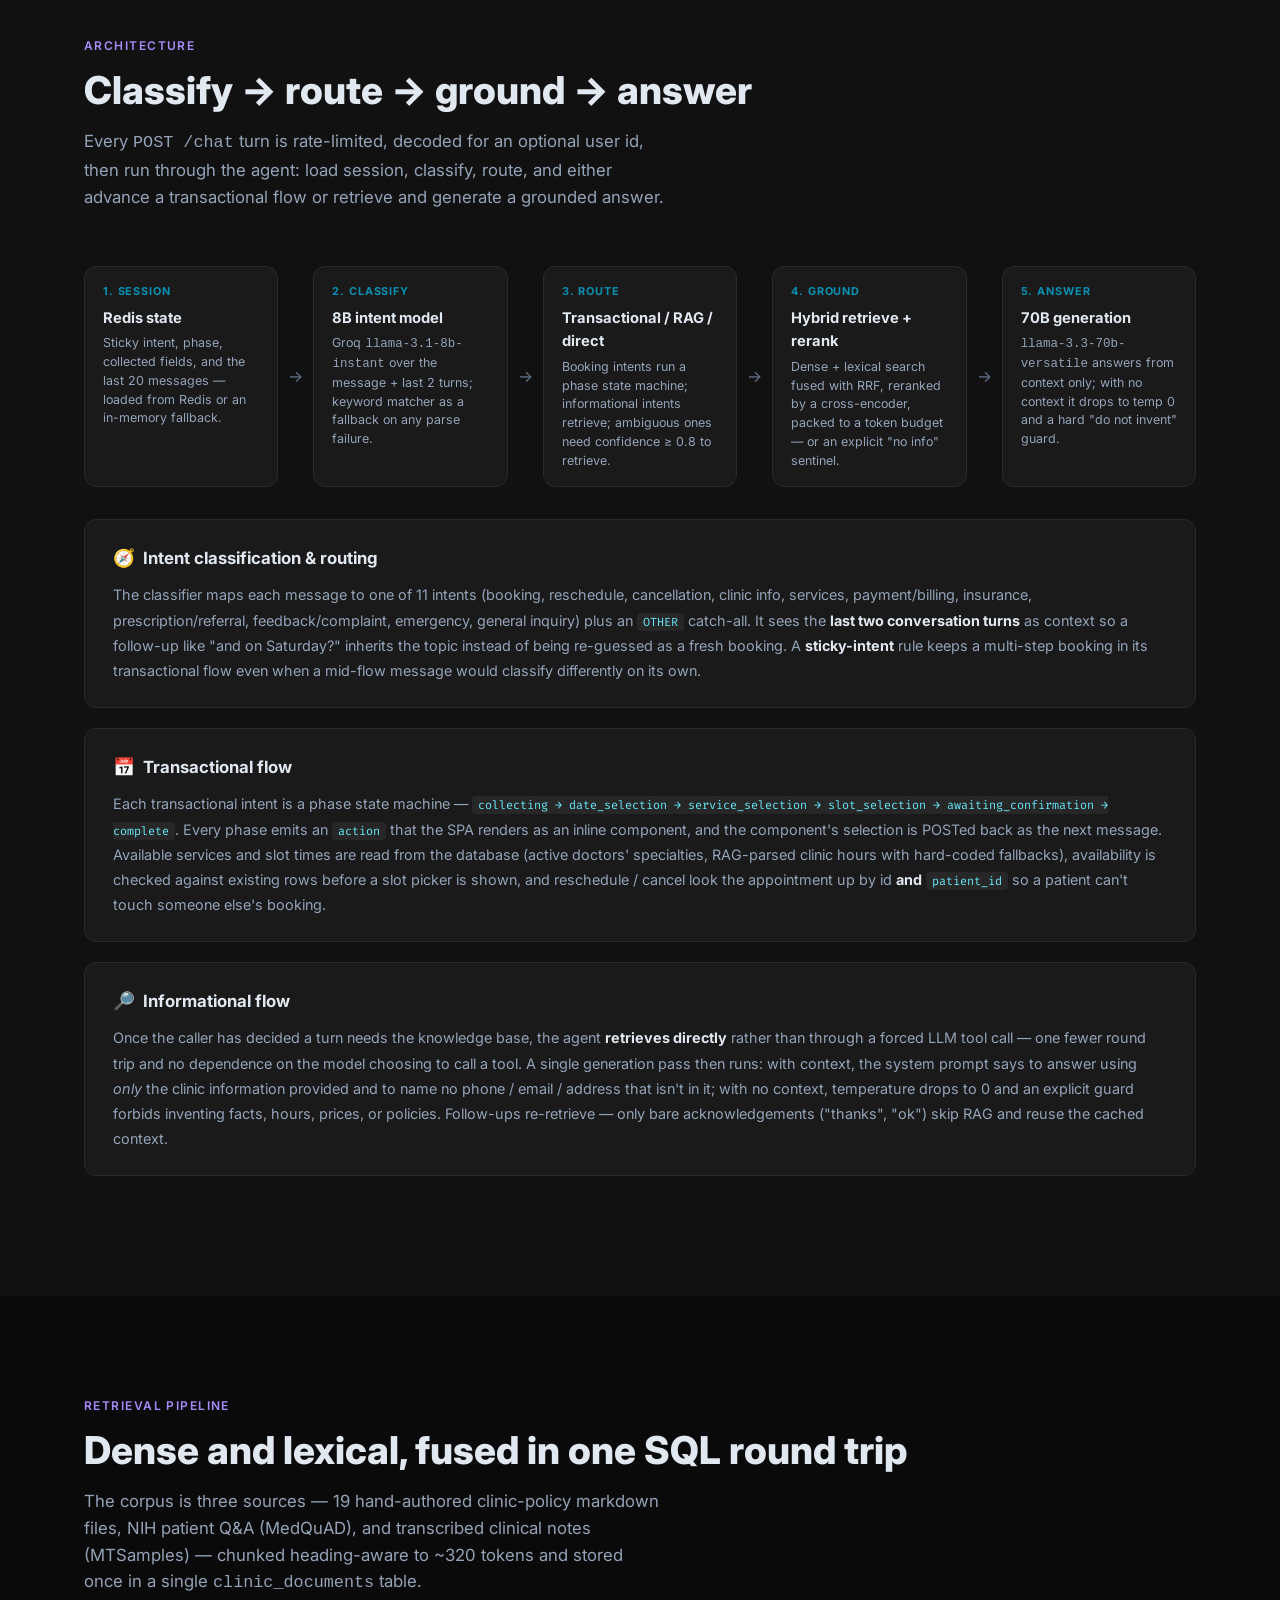
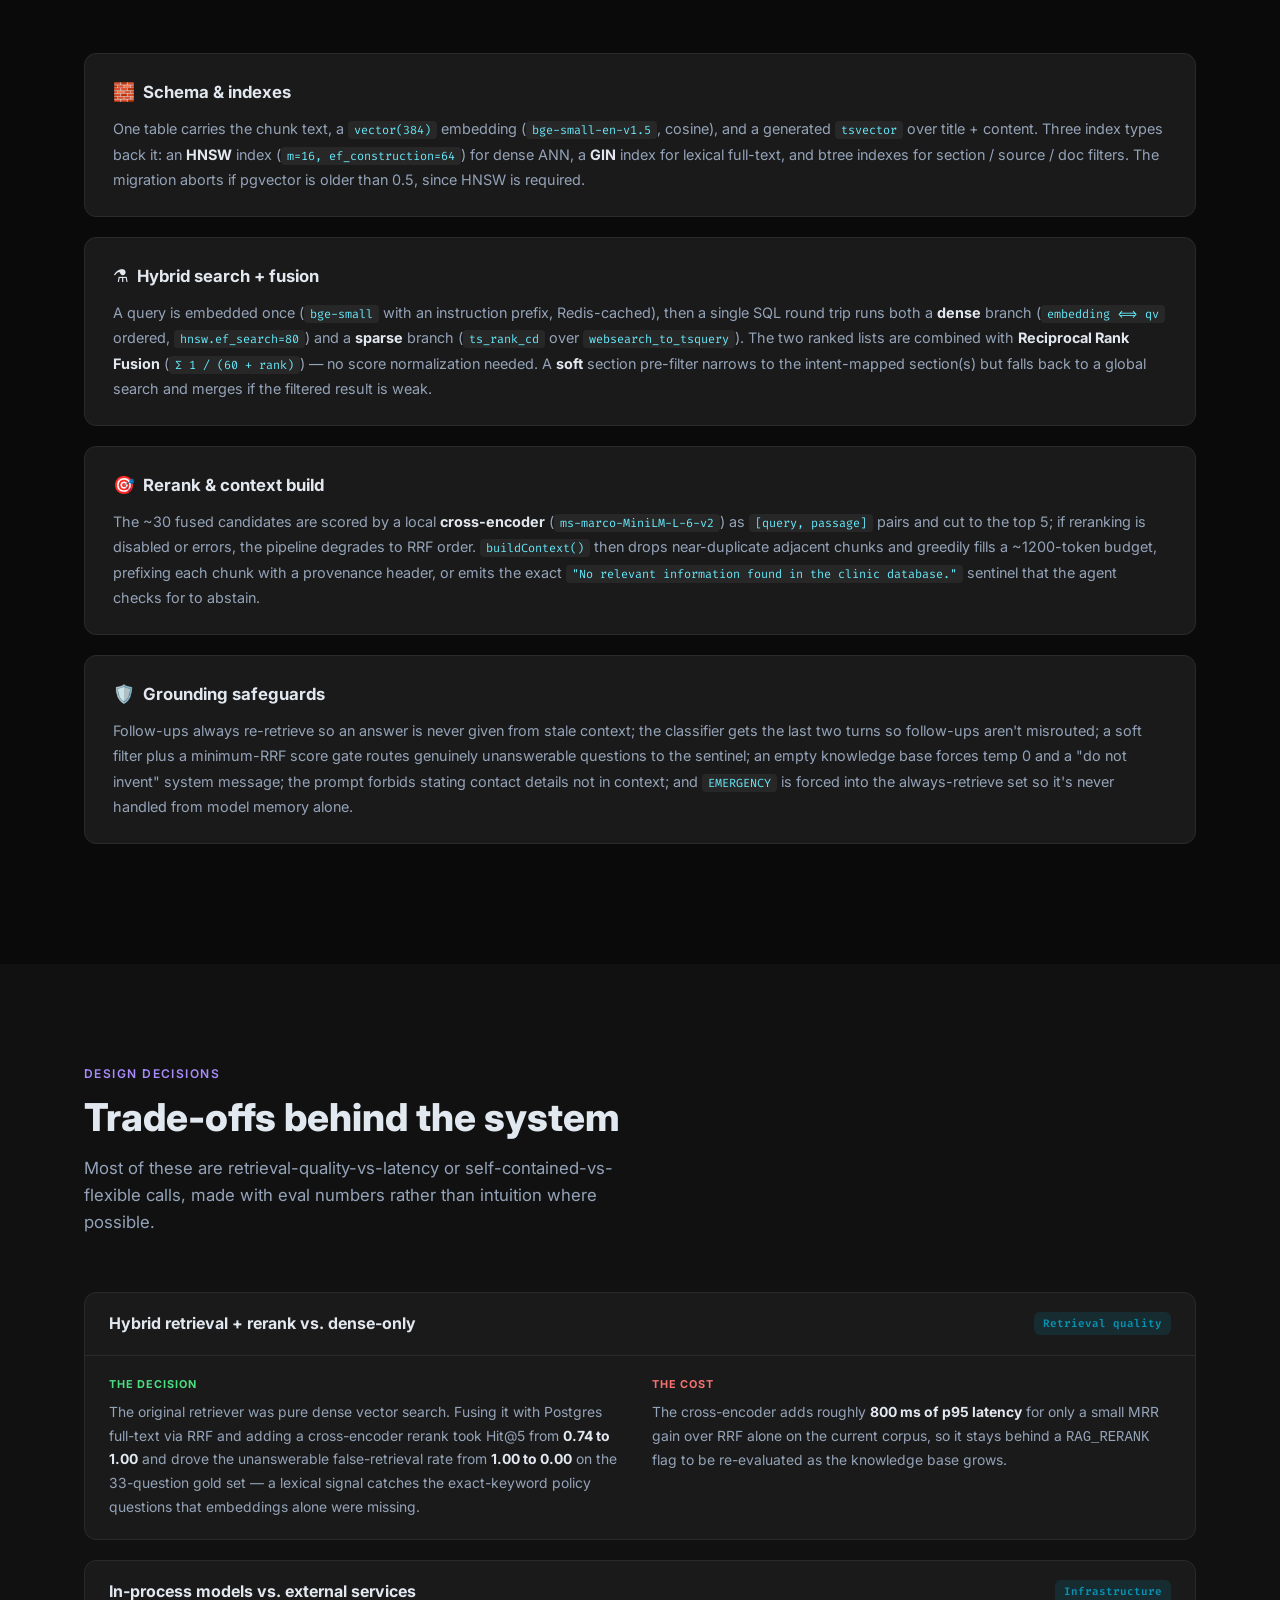
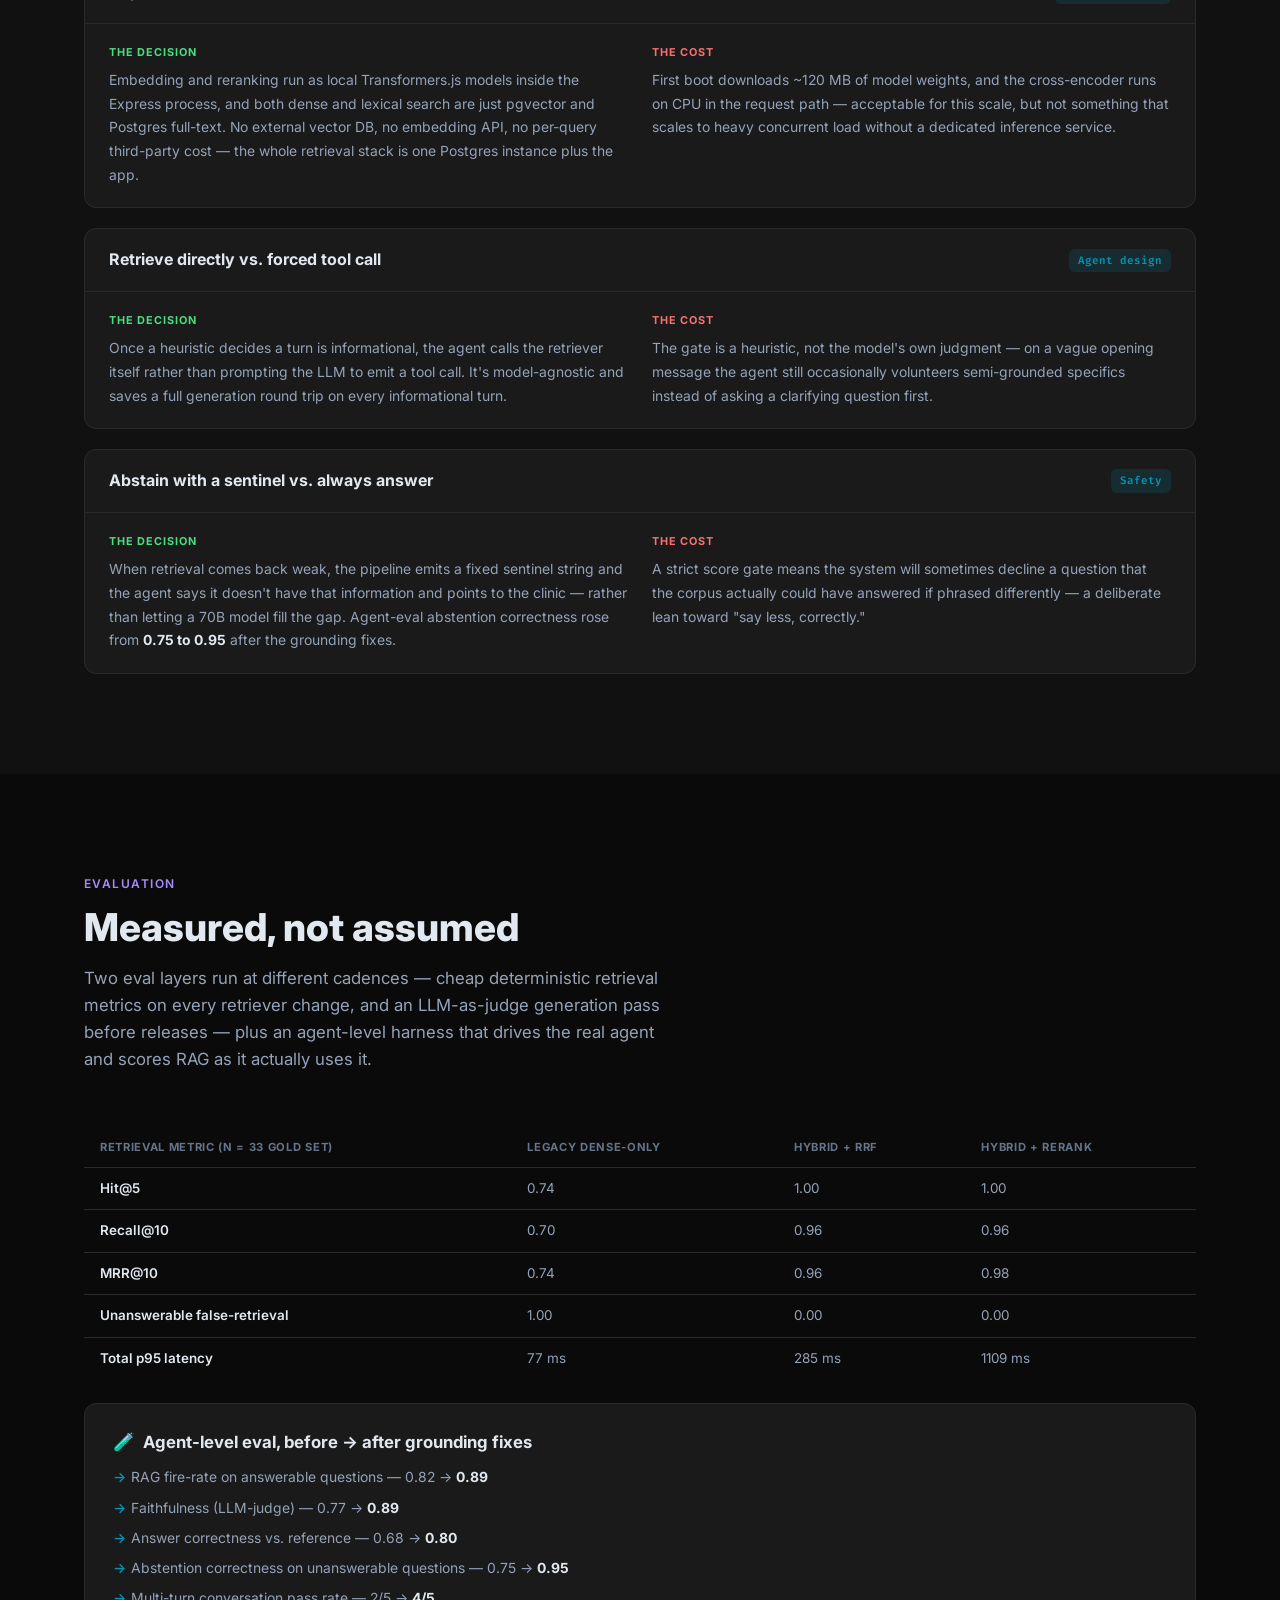
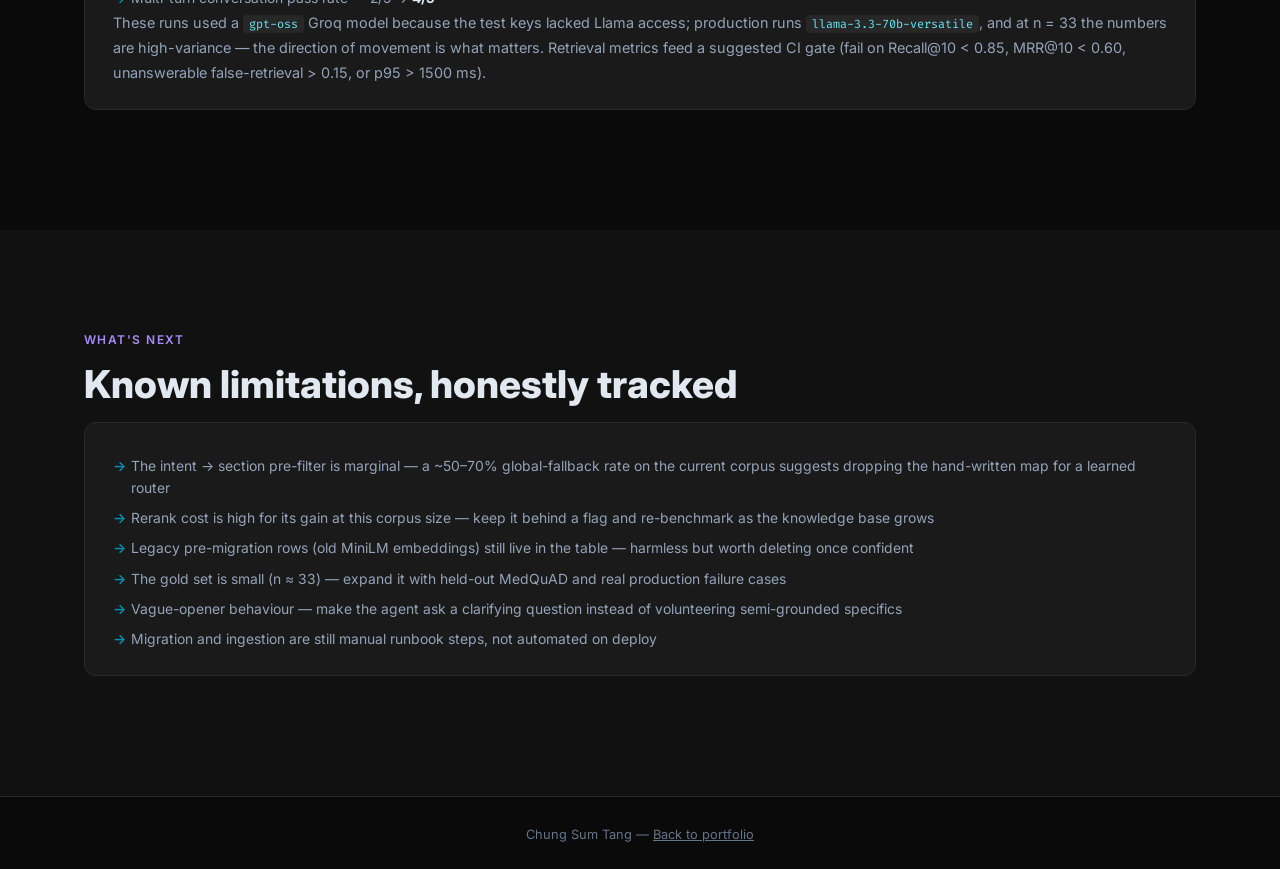
<file: cliniccs.html>
<!DOCTYPE html>
<html lang="en">
<head>
  <meta charset="UTF-8">
  <meta name="viewport" content="width=device-width, initial-scale=1.0">
  <title>ClinicCS — Conversational AI Clinic Platform | Chung Sum Tang</title>
  <meta name="description" content="ClinicCS: a full-stack conversational AI clinic system. Architecture, design decisions, and the hybrid retrieval + rerank + evaluation work behind its RAG pipeline.">
  <meta property="og:title" content="ClinicCS — Conversational AI Clinic Platform">
  <meta property="og:description" content="Book appointments and ask clinic questions in natural language — grounded by a hybrid dense + lexical RAG pipeline with cross-encoder reranking and a full LLM-judge eval harness.">
  <meta property="og:type" content="website">
  <link rel="preconnect" href="https://fonts.googleapis.com">
  <link rel="preconnect" href="https://fonts.gstatic.com" crossorigin>
  <link href="https://fonts.googleapis.com/css2?family=Inter:wght@400;500;600;700;800;900&family=Fira+Code:wght@400;500&display=swap" rel="stylesheet">
  <link rel="stylesheet" href="style.css">
</head>
<body style="--accent-color:#0891b2; --accent-glow:rgba(8,145,178,0.2);">

  <!-- ── Navigation ─────────────────────────────────────────────── -->
  <nav class="nav detail-nav" id="nav">
    <div class="nav-container">
      <a href="index.html#projects" class="back-link">
        <svg width="16" height="16" viewBox="0 0 24 24" fill="none" stroke="currentColor" stroke-width="2" aria-hidden="true"><line x1="19" y1="12" x2="5" y2="12"/><polyline points="12,19 5,12 12,5"/></svg>
        Back to portfolio
      </a>
      <a href="index.html" class="nav-logo">CST</a>
    </div>
  </nav>

  <main>

    <!-- ── Hero ───────────────────────────────────────────────────── -->
    <section class="project-hero">
      <div class="container">
        <div class="project-hero-top reveal">
          <div class="project-hero-icon">
            <svg width="28" height="28" viewBox="0 0 24 24" fill="none" stroke="currentColor" stroke-width="1.8" aria-hidden="true"><path d="M21 15a2 2 0 0 1-2 2H7l-4 4V5a2 2 0 0 1 2-2h14a2 2 0 0 1 2 2z"/></svg>
          </div>
          <span class="project-status status-live">Deployed · Vercel + Render</span>
        </div>
        <h1 class="reveal">ClinicCS</h1>
        <p class="project-hero-tagline reveal">
          A full-stack conversational AI platform for a clinic: patients book, reschedule, and cancel
          appointments in natural language, and ask about hours, services, billing, prescriptions, and
          emergencies — with every informational answer grounded in real clinic documents by a
          <strong>hybrid retrieval pipeline</strong>. Recent work rebuilt that pipeline from dense-only
          vector search into a fused dense + lexical retriever with cross-encoder reranking, and added a
          full retrieval + LLM-judge <strong>evaluation harness</strong> to measure it.
        </p>
        <div class="project-hero-ctas reveal">
          <button class="btn btn-demo" onclick="openModal('DemoVideos/ClinicCS/ClinicCSDemo.mp4', 'ClinicCS Demo', 'Shows RAG-powered address lookup, appointment cancellation flow, and new appointment booking — all through conversational chat.')">
            <svg width="14" height="14" viewBox="0 0 24 24" fill="currentColor" aria-hidden="true"><polygon points="5,3 19,12 5,21"/></svg>
            Watch Demo
          </button>
          <a href="https://frontend-rho-bice-58.vercel.app/" class="btn btn-secondary" target="_blank" rel="noopener">Open Live Demo</a>
          <a href="#architecture" class="btn btn-ghost">Read the Architecture</a>
        </div>
        <div class="project-hero-meta reveal">
          <span class="tag tag-frontend">React 19 + Vite</span>
          <span class="tag tag-backend">Express + TypeScript</span>
          <span class="tag tag-ai">Groq LLMs</span>
          <span class="tag tag-ai">Hybrid RAG (RRF)</span>
          <span class="tag tag-ai">Cross-Encoder Rerank</span>
          <span class="tag tag-backend">Postgres + pgvector</span>
          <span class="tag tag-backend">Redis</span>
        </div>
      </div>
    </section>

    <!-- ── Sub-nav ────────────────────────────────────────────────── -->
    <nav class="subnav">
      <div class="container subnav-inner">
        <a href="#overview" class="subnav-link">Overview</a>
        <a href="#architecture" class="subnav-link">Architecture</a>
        <a href="#retrieval" class="subnav-link">Retrieval Pipeline</a>
        <a href="#tradeoffs" class="subnav-link">Design &amp; Trade-offs</a>
        <a href="#eval" class="subnav-link">Evaluation</a>
        <a href="#roadmap" class="subnav-link">What's Next</a>
      </div>
    </nav>

    <!-- ── Overview ───────────────────────────────────────────────── -->
    <section id="overview" class="section">
      <div class="container">
        <div class="section-label reveal">Overview</div>
        <h2 class="section-title reveal">One chat thread, two very different jobs</h2>
        <div class="about-grid">
          <div class="about-text reveal">
            <p>
              ClinicCS puts a single conversational agent in front of two distinct workloads. One is
              <strong>transactional</strong> — booking, rescheduling, and cancelling appointments — handled
              by a per-intent phase state machine that drives inline UI components (date picker, service
              picker, slot picker, confirmation) rendered directly in the chat thread. The other is
              <strong>informational</strong> — questions about clinic policy, hours, services, billing,
              insurance, prescriptions, and emergencies — answered by a retrieval-augmented generation
              pipeline over a curated knowledge base.
            </p>
            <p>
              Everything the agent needs to <em>answer</em> comes from just two places: Postgres (structured
              appointment data plus the vector and lexical knowledge base) and Groq (generation). Embedding
              and reranking run <strong>in-process</strong> as local Transformers.js models — there is no
              external vector database and no third-party embedding API.
            </p>
            <p>
              A fast 8B model classifies intent on every turn; only informational and transactional routing
              decisions that clear a confidence bar reach the 70B generation model. Session state lives in
              Redis with a 2-hour TTL and an in-memory fallback, so a single dev instance stays functional
              with no Redis at all.
            </p>
          </div>
          <div class="about-stats reveal">
            <div class="stat-card">
              <span class="stat-number gradient-text">3</span>
              <span class="stat-label">Knowledge sources — policy, MedQuAD, MTSamples</span>
            </div>
            <div class="stat-card">
              <span class="stat-number gradient-text">2</span>
              <span class="stat-label">Retrieval signals fused — dense + lexical</span>
            </div>
            <div class="stat-card">
              <span class="stat-number gradient-text">11</span>
              <span class="stat-label">Classified intents (+ fallback)</span>
            </div>
            <div class="stat-card">
              <span class="stat-number gradient-text">0</span>
              <span class="stat-label">External vector DBs — pgvector does it all</span>
            </div>
          </div>
        </div>
      </div>
    </section>

    <!-- ── Architecture ───────────────────────────────────────────── -->
    <section id="architecture" class="section section-alt">
      <div class="container">
        <div class="section-label reveal">Architecture</div>
        <h2 class="section-title reveal">Classify → route → ground → answer</h2>
        <p class="section-subtitle reveal">
          Every <code>POST /chat</code> turn is rate-limited, decoded for an optional user id, then run
          through the agent: load session, classify, route, and either advance a transactional flow or
          retrieve and generate a grounded answer.
        </p>

        <div class="pipeline reveal">
          <div class="pipeline-step">
            <div class="pipeline-step-label">1. Session</div>
            <div class="pipeline-step-title">Redis state</div>
            <div class="pipeline-step-desc">Sticky intent, phase, collected fields, and the last 20 messages — loaded from Redis or an in-memory fallback.</div>
          </div>
          <div class="pipeline-arrow">→</div>
          <div class="pipeline-step">
            <div class="pipeline-step-label">2. Classify</div>
            <div class="pipeline-step-title">8B intent model</div>
            <div class="pipeline-step-desc">Groq <code>llama-3.1-8b-instant</code> over the message + last 2 turns; keyword matcher as a fallback on any parse failure.</div>
          </div>
          <div class="pipeline-arrow">→</div>
          <div class="pipeline-step">
            <div class="pipeline-step-label">3. Route</div>
            <div class="pipeline-step-title">Transactional / RAG / direct</div>
            <div class="pipeline-step-desc">Booking intents run a phase state machine; informational intents retrieve; ambiguous ones need confidence ≥ 0.8 to retrieve.</div>
          </div>
          <div class="pipeline-arrow">→</div>
          <div class="pipeline-step">
            <div class="pipeline-step-label">4. Ground</div>
            <div class="pipeline-step-title">Hybrid retrieve + rerank</div>
            <div class="pipeline-step-desc">Dense + lexical search fused with RRF, reranked by a cross-encoder, packed to a token budget — or an explicit "no info" sentinel.</div>
          </div>
          <div class="pipeline-arrow">→</div>
          <div class="pipeline-step">
            <div class="pipeline-step-label">5. Answer</div>
            <div class="pipeline-step-title">70B generation</div>
            <div class="pipeline-step-desc"><code>llama-3.3-70b-versatile</code> answers from context only; with no context it drops to temp 0 and a hard "do not invent" guard.</div>
          </div>
        </div>

        <div class="arch-block reveal">
          <h3><span class="arch-icon">🧭</span> Intent classification &amp; routing</h3>
          <p>
            The classifier maps each message to one of 11 intents (booking, reschedule, cancellation,
            clinic info, services, payment/billing, insurance, prescription/referral, feedback/complaint,
            emergency, general inquiry) plus an <code>OTHER</code> catch-all. It sees the
            <strong>last two conversation turns</strong> as context so a follow-up like "and on Saturday?"
            inherits the topic instead of being re-guessed as a fresh booking. A <strong>sticky-intent</strong>
            rule keeps a multi-step booking in its transactional flow even when a mid-flow message would
            classify differently on its own.
          </p>
        </div>

        <div class="arch-block reveal">
          <h3><span class="arch-icon">📅</span> Transactional flow</h3>
          <p>
            Each transactional intent is a phase state machine — <code>collecting → date_selection →
            service_selection → slot_selection → awaiting_confirmation → complete</code>. Every phase emits
            an <code>action</code> that the SPA renders as an inline component, and the component's
            selection is POSTed back as the next message. Available services and slot times are read from
            the database (active doctors' specialties, RAG-parsed clinic hours with hard-coded fallbacks),
            availability is checked against existing rows before a slot picker is shown, and reschedule /
            cancel look the appointment up by id <strong>and</strong> <code>patient_id</code> so a patient
            can't touch someone else's booking.
          </p>
        </div>

        <div class="arch-block reveal">
          <h3><span class="arch-icon">🔎</span> Informational flow</h3>
          <p>
            Once the caller has decided a turn needs the knowledge base, the agent
            <strong>retrieves directly</strong> rather than through a forced LLM tool call — one fewer round
            trip and no dependence on the model choosing to call a tool. A single generation pass then runs:
            with context, the system prompt says to answer using <em>only</em> the clinic information
            provided and to name no phone / email / address that isn't in it; with no context, temperature
            drops to 0 and an explicit guard forbids inventing facts, hours, prices, or policies. Follow-ups
            re-retrieve — only bare acknowledgements ("thanks", "ok") skip RAG and reuse the cached context.
          </p>
        </div>
      </div>
    </section>

    <!-- ── Retrieval pipeline ─────────────────────────────────────── -->
    <section id="retrieval" class="section">
      <div class="container">
        <div class="section-label reveal">Retrieval Pipeline</div>
        <h2 class="section-title reveal">Dense and lexical, fused in one SQL round trip</h2>
        <p class="section-subtitle reveal">
          The corpus is three sources — 19 hand-authored clinic-policy markdown files, NIH patient Q&amp;A
          (MedQuAD), and transcribed clinical notes (MTSamples) — chunked heading-aware to ~320 tokens and
          stored once in a single <code>clinic_documents</code> table.
        </p>

        <div class="arch-block reveal">
          <h3><span class="arch-icon">🧱</span> Schema &amp; indexes</h3>
          <p>
            One table carries the chunk text, a <code>vector(384)</code> embedding
            (<code>bge-small-en-v1.5</code>, cosine), and a generated <code>tsvector</code> over title +
            content. Three index types back it: an <strong>HNSW</strong> index
            (<code>m=16, ef_construction=64</code>) for dense ANN, a <strong>GIN</strong> index for lexical
            full-text, and btree indexes for section / source / doc filters. The migration aborts if
            pgvector is older than 0.5, since HNSW is required.
          </p>
        </div>

        <div class="arch-block reveal">
          <h3><span class="arch-icon">⚗️</span> Hybrid search + fusion</h3>
          <p>
            A query is embedded once (<code>bge-small</code> with an instruction prefix, Redis-cached), then
            a single SQL round trip runs both a <strong>dense</strong> branch
            (<code>embedding &lt;=&gt; qv</code> ordered, <code>hnsw.ef_search=80</code>) and a
            <strong>sparse</strong> branch (<code>ts_rank_cd</code> over
            <code>websearch_to_tsquery</code>). The two ranked lists are combined with
            <strong>Reciprocal Rank Fusion</strong> (<code>Σ 1 / (60 + rank)</code>) — no score
            normalization needed. A <strong>soft</strong> section pre-filter narrows to the intent-mapped
            section(s) but falls back to a global search and merges if the filtered result is weak.
          </p>
        </div>

        <div class="arch-block reveal">
          <h3><span class="arch-icon">🎯</span> Rerank &amp; context build</h3>
          <p>
            The ~30 fused candidates are scored by a local <strong>cross-encoder</strong>
            (<code>ms-marco-MiniLM-L-6-v2</code>) as <code>[query, passage]</code> pairs and cut to the top
            5; if reranking is disabled or errors, the pipeline degrades to RRF order. <code>buildContext()</code>
            then drops near-duplicate adjacent chunks and greedily fills a ~1200-token budget, prefixing each
            chunk with a provenance header, or emits the exact
            <code>"No relevant information found in the clinic database."</code> sentinel that the agent
            checks for to abstain.
          </p>
        </div>

        <div class="arch-block reveal">
          <h3><span class="arch-icon">🛡️</span> Grounding safeguards</h3>
          <p>
            Follow-ups always re-retrieve so an answer is never given from stale context; the classifier
            gets the last two turns so follow-ups aren't misrouted; a soft filter plus a minimum-RRF score
            gate routes genuinely unanswerable questions to the sentinel; an empty knowledge base forces
            temp 0 and a "do not invent" system message; the prompt forbids stating contact details not in
            context; and <code>EMERGENCY</code> is forced into the always-retrieve set so it's never handled
            from model memory alone.
          </p>
        </div>
      </div>
    </section>

    <!-- ── Trade-offs ─────────────────────────────────────────────── -->
    <section id="tradeoffs" class="section section-alt">
      <div class="container">
        <div class="section-label reveal">Design Decisions</div>
        <h2 class="section-title reveal">Trade-offs behind the system</h2>
        <p class="section-subtitle reveal">
          Most of these are retrieval-quality-vs-latency or self-contained-vs-flexible calls, made with
          eval numbers rather than intuition where possible.
        </p>

        <div class="tradeoff-grid">

          <div class="tradeoff-card reveal">
            <div class="tradeoff-head">
              <span class="tradeoff-title">Hybrid retrieval + rerank vs. dense-only</span>
              <span class="tradeoff-tag">Retrieval quality</span>
            </div>
            <div class="tradeoff-body">
              <div class="tradeoff-col tradeoff-col-gain">
                <div class="tradeoff-col-label">The decision</div>
                <p>
                  The original retriever was pure dense vector search. Fusing it with Postgres full-text via
                  RRF and adding a cross-encoder rerank took Hit@5 from <strong>0.74 to 1.00</strong> and
                  drove the unanswerable false-retrieval rate from <strong>1.00 to 0.00</strong> on the
                  33-question gold set — a lexical signal catches the exact-keyword policy questions that
                  embeddings alone were missing.
                </p>
              </div>
              <div class="tradeoff-col tradeoff-col-cost">
                <div class="tradeoff-col-label">The cost</div>
                <p>
                  The cross-encoder adds roughly <strong>800&nbsp;ms of p95 latency</strong> for only a
                  small MRR gain over RRF alone on the current corpus, so it stays behind a
                  <code>RAG_RERANK</code> flag to be re-evaluated as the knowledge base grows.
                </p>
              </div>
            </div>
          </div>

          <div class="tradeoff-card reveal">
            <div class="tradeoff-head">
              <span class="tradeoff-title">In-process models vs. external services</span>
              <span class="tradeoff-tag">Infrastructure</span>
            </div>
            <div class="tradeoff-body">
              <div class="tradeoff-col tradeoff-col-gain">
                <div class="tradeoff-col-label">The decision</div>
                <p>
                  Embedding and reranking run as local Transformers.js models inside the Express process,
                  and both dense and lexical search are just pgvector and Postgres full-text. No external
                  vector DB, no embedding API, no per-query third-party cost — the whole retrieval stack is
                  one Postgres instance plus the app.
                </p>
              </div>
              <div class="tradeoff-col tradeoff-col-cost">
                <div class="tradeoff-col-label">The cost</div>
                <p>
                  First boot downloads ~120&nbsp;MB of model weights, and the cross-encoder runs on CPU in
                  the request path — acceptable for this scale, but not something that scales to heavy
                  concurrent load without a dedicated inference service.
                </p>
              </div>
            </div>
          </div>

          <div class="tradeoff-card reveal">
            <div class="tradeoff-head">
              <span class="tradeoff-title">Retrieve directly vs. forced tool call</span>
              <span class="tradeoff-tag">Agent design</span>
            </div>
            <div class="tradeoff-body">
              <div class="tradeoff-col tradeoff-col-gain">
                <div class="tradeoff-col-label">The decision</div>
                <p>
                  Once a heuristic decides a turn is informational, the agent calls the retriever itself
                  rather than prompting the LLM to emit a tool call. It's model-agnostic and saves a full
                  generation round trip on every informational turn.
                </p>
              </div>
              <div class="tradeoff-col tradeoff-col-cost">
                <div class="tradeoff-col-label">The cost</div>
                <p>
                  The gate is a heuristic, not the model's own judgment — on a vague opening message the
                  agent still occasionally volunteers semi-grounded specifics instead of asking a
                  clarifying question first.
                </p>
              </div>
            </div>
          </div>

          <div class="tradeoff-card reveal">
            <div class="tradeoff-head">
              <span class="tradeoff-title">Abstain with a sentinel vs. always answer</span>
              <span class="tradeoff-tag">Safety</span>
            </div>
            <div class="tradeoff-body">
              <div class="tradeoff-col tradeoff-col-gain">
                <div class="tradeoff-col-label">The decision</div>
                <p>
                  When retrieval comes back weak, the pipeline emits a fixed sentinel string and the agent
                  says it doesn't have that information and points to the clinic — rather than letting a 70B
                  model fill the gap. Agent-eval abstention correctness rose from
                  <strong>0.75 to 0.95</strong> after the grounding fixes.
                </p>
              </div>
              <div class="tradeoff-col tradeoff-col-cost">
                <div class="tradeoff-col-label">The cost</div>
                <p>
                  A strict score gate means the system will sometimes decline a question that the corpus
                  actually could have answered if phrased differently — a deliberate lean toward "say less,
                  correctly."
                </p>
              </div>
            </div>
          </div>

        </div>
      </div>
    </section>

    <!-- ── Evaluation ─────────────────────────────────────────────── -->
    <section id="eval" class="section">
      <div class="container">
        <div class="section-label reveal">Evaluation</div>
        <h2 class="section-title reveal">Measured, not assumed</h2>
        <p class="section-subtitle reveal">
          Two eval layers run at different cadences — cheap deterministic retrieval metrics on every
          retriever change, and an LLM-as-judge generation pass before releases — plus an agent-level
          harness that drives the real agent and scores RAG as it actually uses it.
        </p>

        <div class="spec-table-wrap reveal">
          <table class="spec-table">
            <thead>
              <tr>
                <th>Retrieval metric (n = 33 gold set)</th>
                <th>Legacy dense-only</th>
                <th>Hybrid + RRF</th>
                <th>Hybrid + rerank</th>
              </tr>
            </thead>
            <tbody>
              <tr><td class="spec-strong">Hit@5</td><td>0.74</td><td>1.00</td><td>1.00</td></tr>
              <tr><td class="spec-strong">Recall@10</td><td>0.70</td><td>0.96</td><td>0.96</td></tr>
              <tr><td class="spec-strong">MRR@10</td><td>0.74</td><td>0.96</td><td>0.98</td></tr>
              <tr><td class="spec-strong">Unanswerable false-retrieval</td><td>1.00</td><td>0.00</td><td>0.00</td></tr>
              <tr><td class="spec-strong">Total p95 latency</td><td>77 ms</td><td>285 ms</td><td>1109 ms</td></tr>
            </tbody>
          </table>
        </div>

        <div class="arch-block reveal">
          <h3><span class="arch-icon">🧪</span> Agent-level eval, before → after grounding fixes</h3>
          <ul>
            <li>RAG fire-rate on answerable questions — 0.82 → <strong>0.89</strong></li>
            <li>Faithfulness (LLM-judge) — 0.77 → <strong>0.89</strong></li>
            <li>Answer correctness vs. reference — 0.68 → <strong>0.80</strong></li>
            <li>Abstention correctness on unanswerable questions — 0.75 → <strong>0.95</strong></li>
            <li>Multi-turn conversation pass rate — 2/5 → <strong>4/5</strong></li>
          </ul>
          <p>
            These runs used a <code>gpt-oss</code> Groq model because the test keys lacked Llama access;
            production runs <code>llama-3.3-70b-versatile</code>, and at n&nbsp;=&nbsp;33 the numbers are
            high-variance — the direction of movement is what matters. Retrieval metrics feed a suggested CI
            gate (fail on Recall@10 &lt; 0.85, MRR@10 &lt; 0.60, unanswerable false-retrieval &gt; 0.15, or
            p95 &gt; 1500&nbsp;ms).
          </p>
        </div>
      </div>
    </section>

    <!-- ── Roadmap ────────────────────────────────────────────────── -->
    <section id="roadmap" class="section section-alt">
      <div class="container">
        <div class="section-label reveal">What's Next</div>
        <h2 class="section-title reveal">Known limitations, honestly tracked</h2>
        <div class="arch-block reveal">
          <ul>
            <li>The intent → section pre-filter is marginal — a ~50–70% global-fallback rate on the current corpus suggests dropping the hand-written map for a learned router</li>
            <li>Rerank cost is high for its gain at this corpus size — keep it behind a flag and re-benchmark as the knowledge base grows</li>
            <li>Legacy pre-migration rows (old MiniLM embeddings) still live in the table — harmless but worth deleting once confident</li>
            <li>The gold set is small (n ≈ 33) — expand it with held-out MedQuAD and real production failure cases</li>
            <li>Vague-opener behaviour — make the agent ask a clarifying question instead of volunteering semi-grounded specifics</li>
            <li>Migration and ingestion are still manual runbook steps, not automated on deploy</li>
          </ul>
        </div>
      </div>
    </section>

  </main>

  <!-- ── Footer ─────────────────────────────────────────────────── -->
  <footer class="footer">
    <div class="container">
      <p class="footer-text">
        Chung Sum Tang &mdash; <a href="index.html" style="color:inherit;text-decoration:underline;">Back to portfolio</a>
      </p>
    </div>
  </footer>

  <!-- ── Video Modal ────────────────────────────────────────────── -->
  <div id="videoModal" class="modal" role="dialog" aria-modal="true" aria-hidden="true" aria-labelledby="modalTitle">
    <div class="modal-overlay" id="modalOverlay"></div>
    <div class="modal-container">
      <button class="modal-close" id="modalClose" aria-label="Close video">
        <svg width="20" height="20" viewBox="0 0 24 24" fill="none" stroke="currentColor" stroke-width="2.5" aria-hidden="true"><line x1="18" y1="6" x2="6" y2="18"/><line x1="6" y1="6" x2="18" y2="18"/></svg>
      </button>
      <video id="modalVideo" class="modal-video" controls preload="metadata">
        <source id="modalVideoSrc" src="" type="video/mp4">
        Your browser does not support HTML5 video.
      </video>
      <div class="modal-info">
        <h3 id="modalTitle" class="modal-title"></h3>
        <p id="modalDesc" class="modal-desc"></p>
      </div>
    </div>
  </div>

  <script src="script.js"></script>
</body>
</html>
</file>
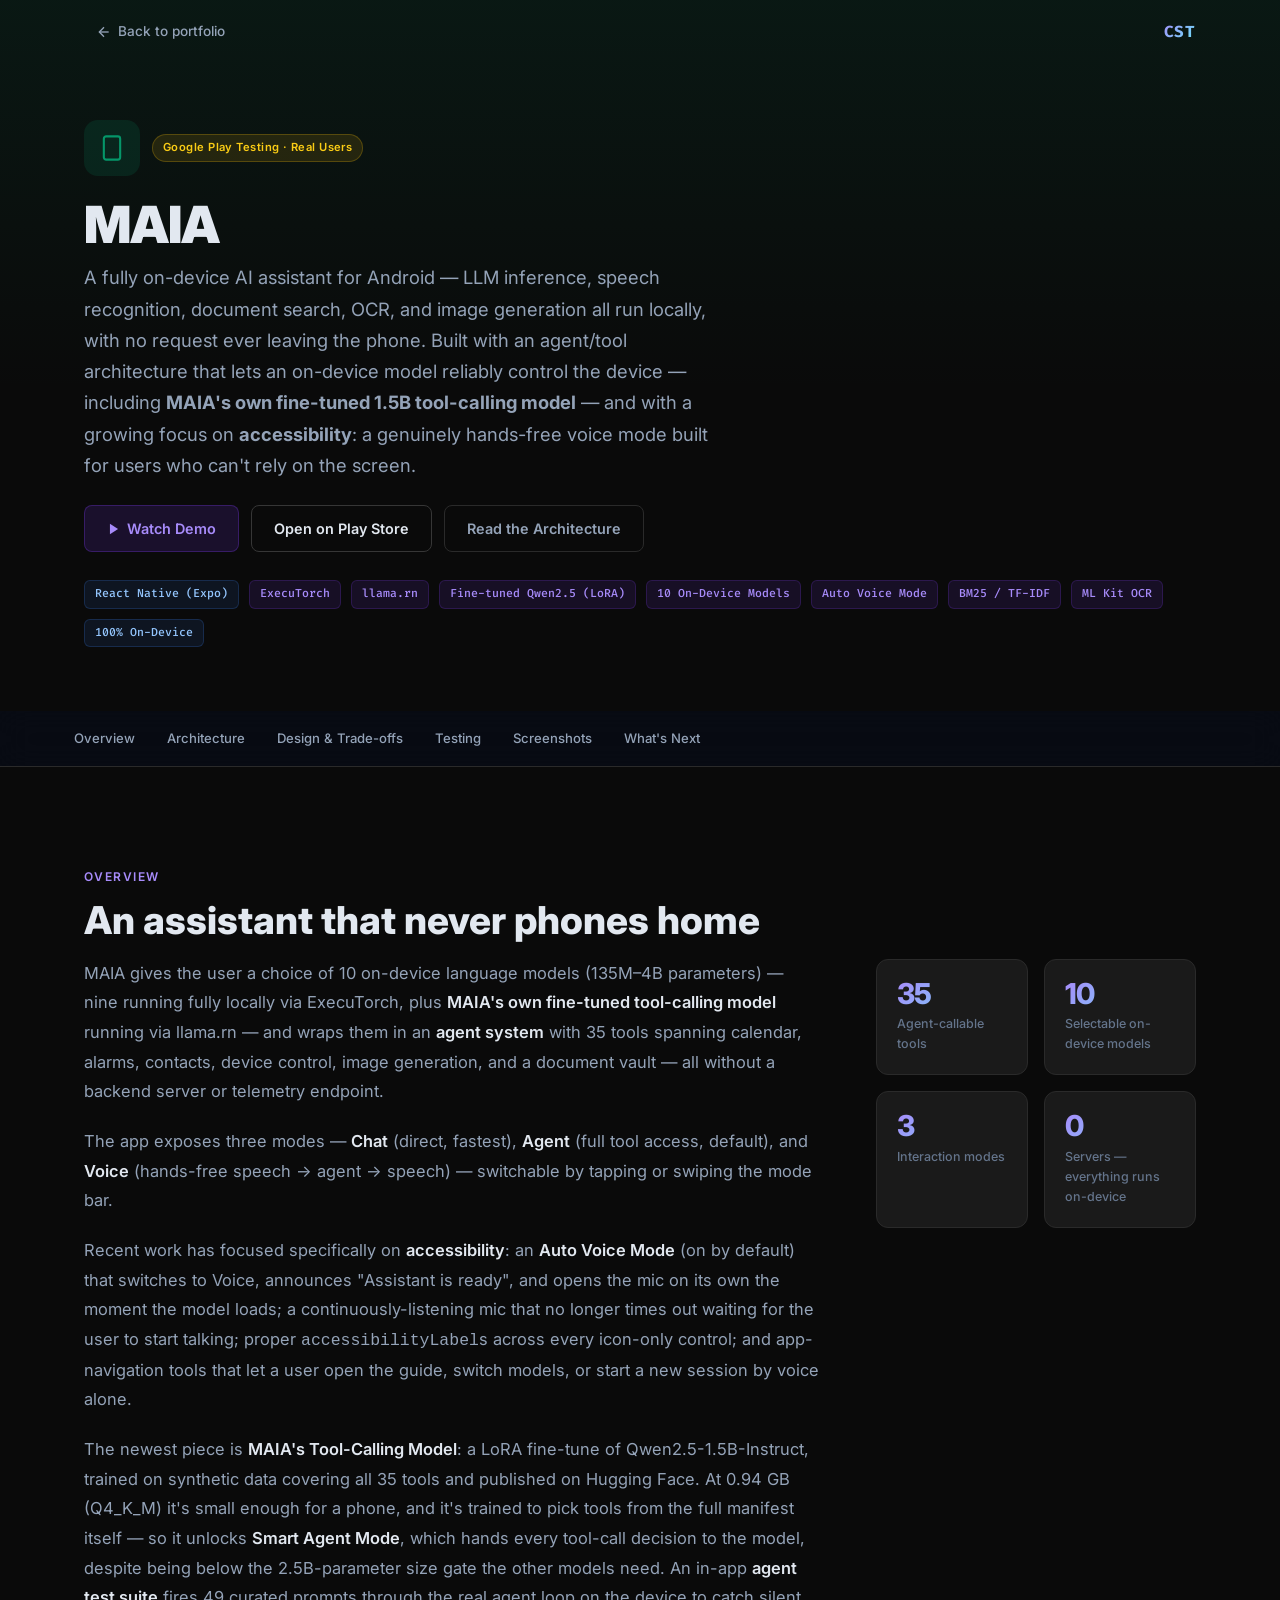
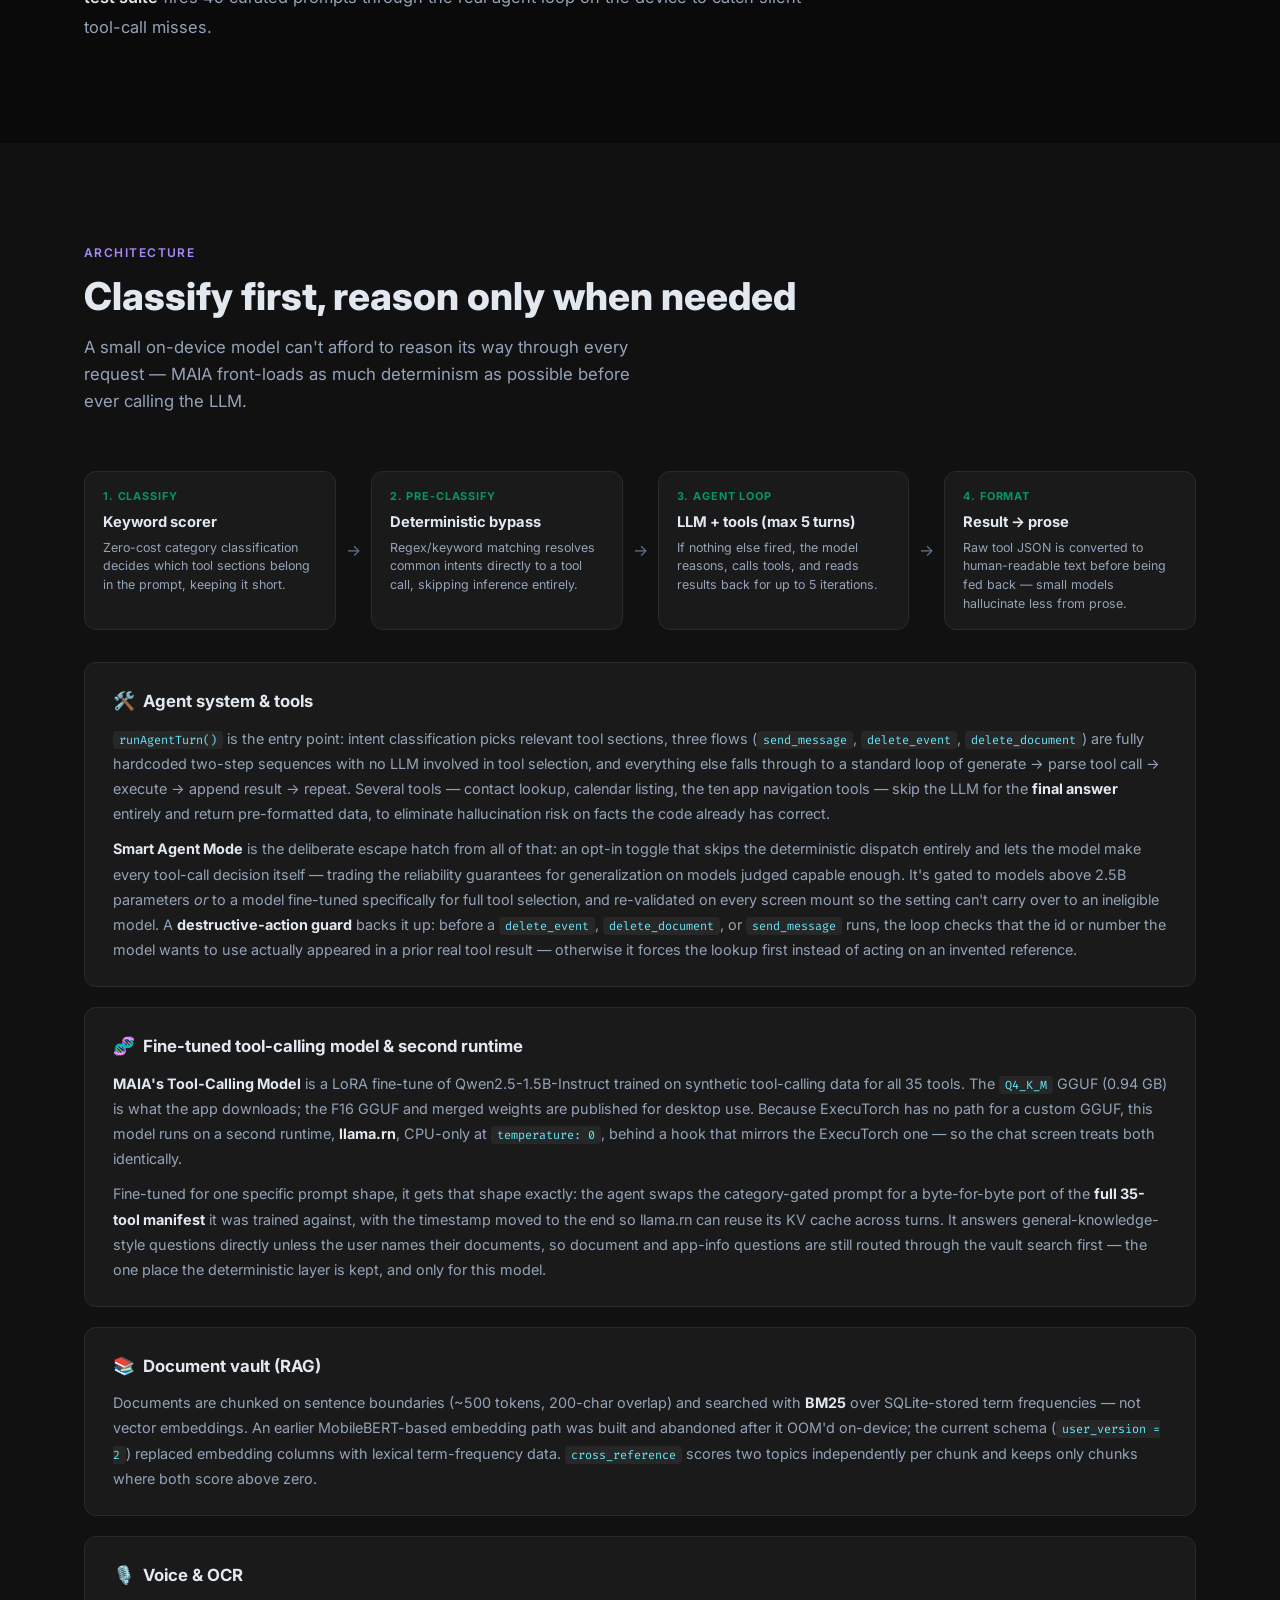
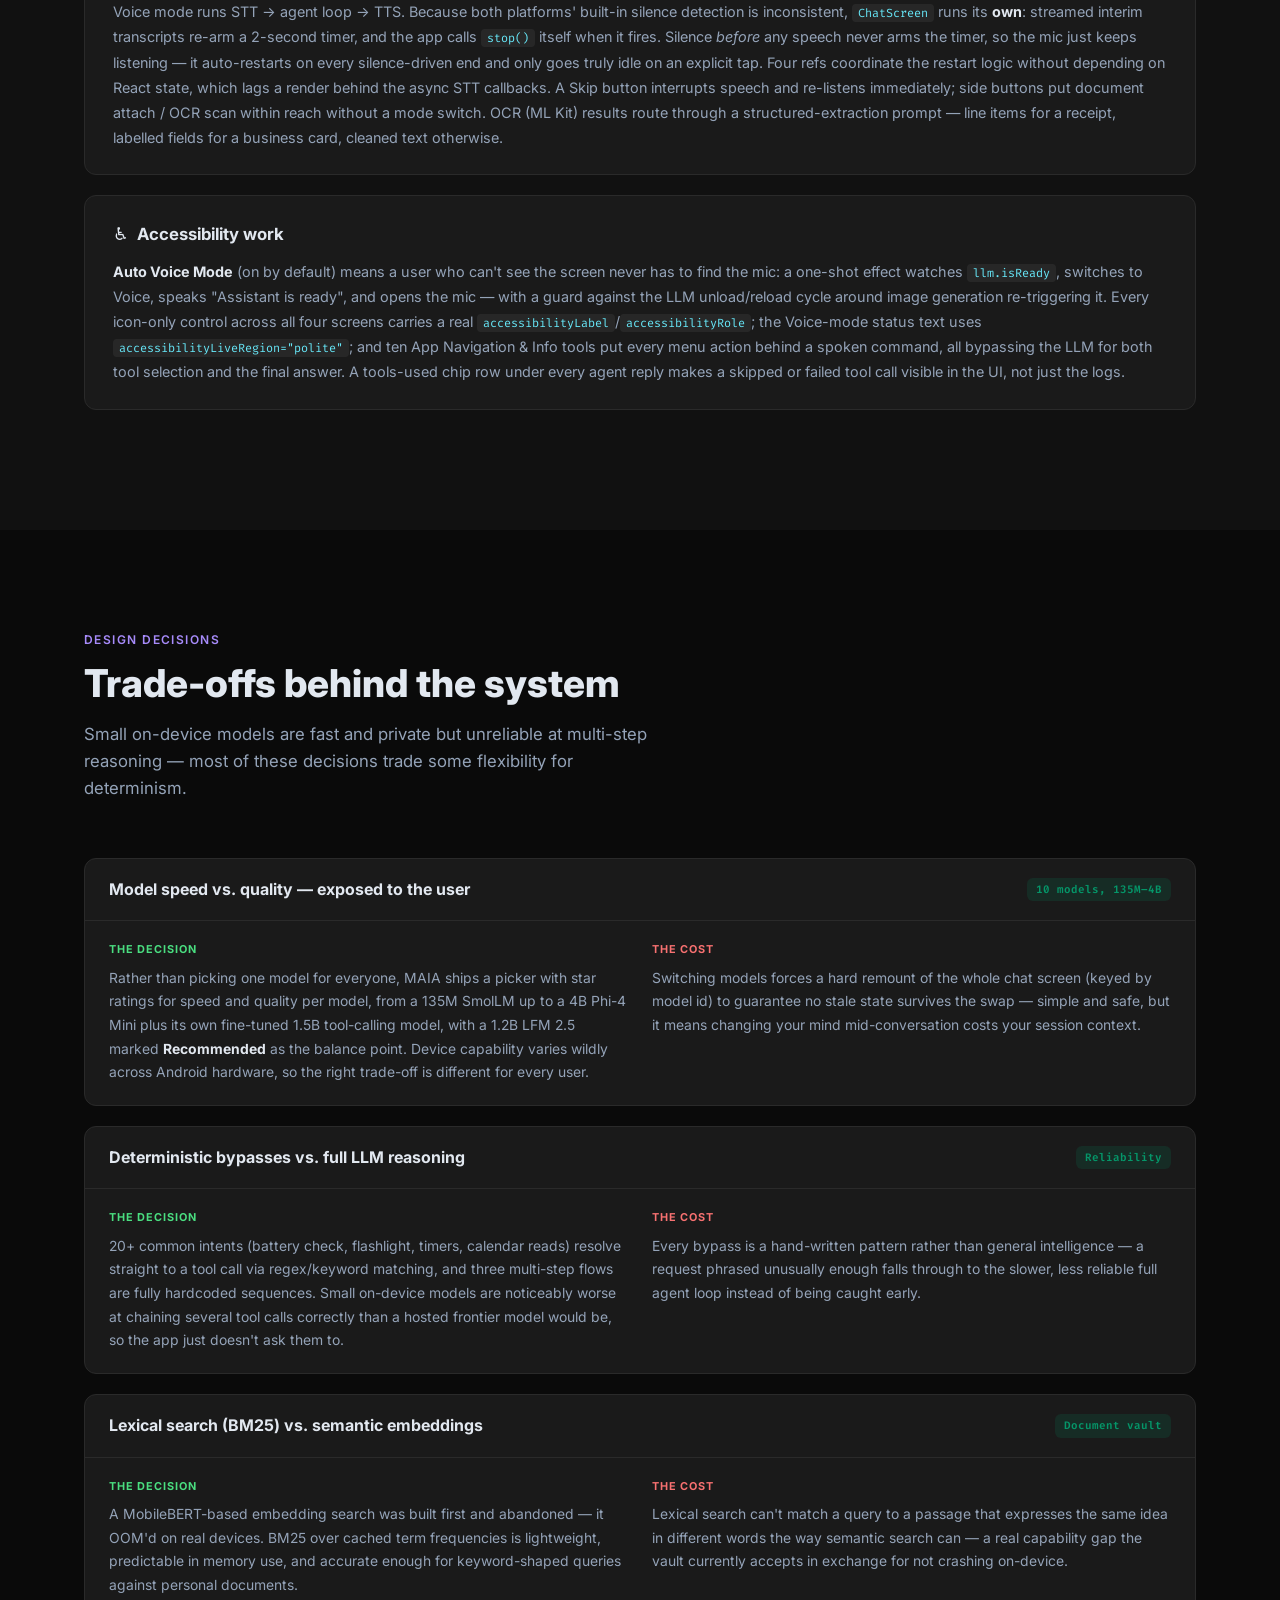
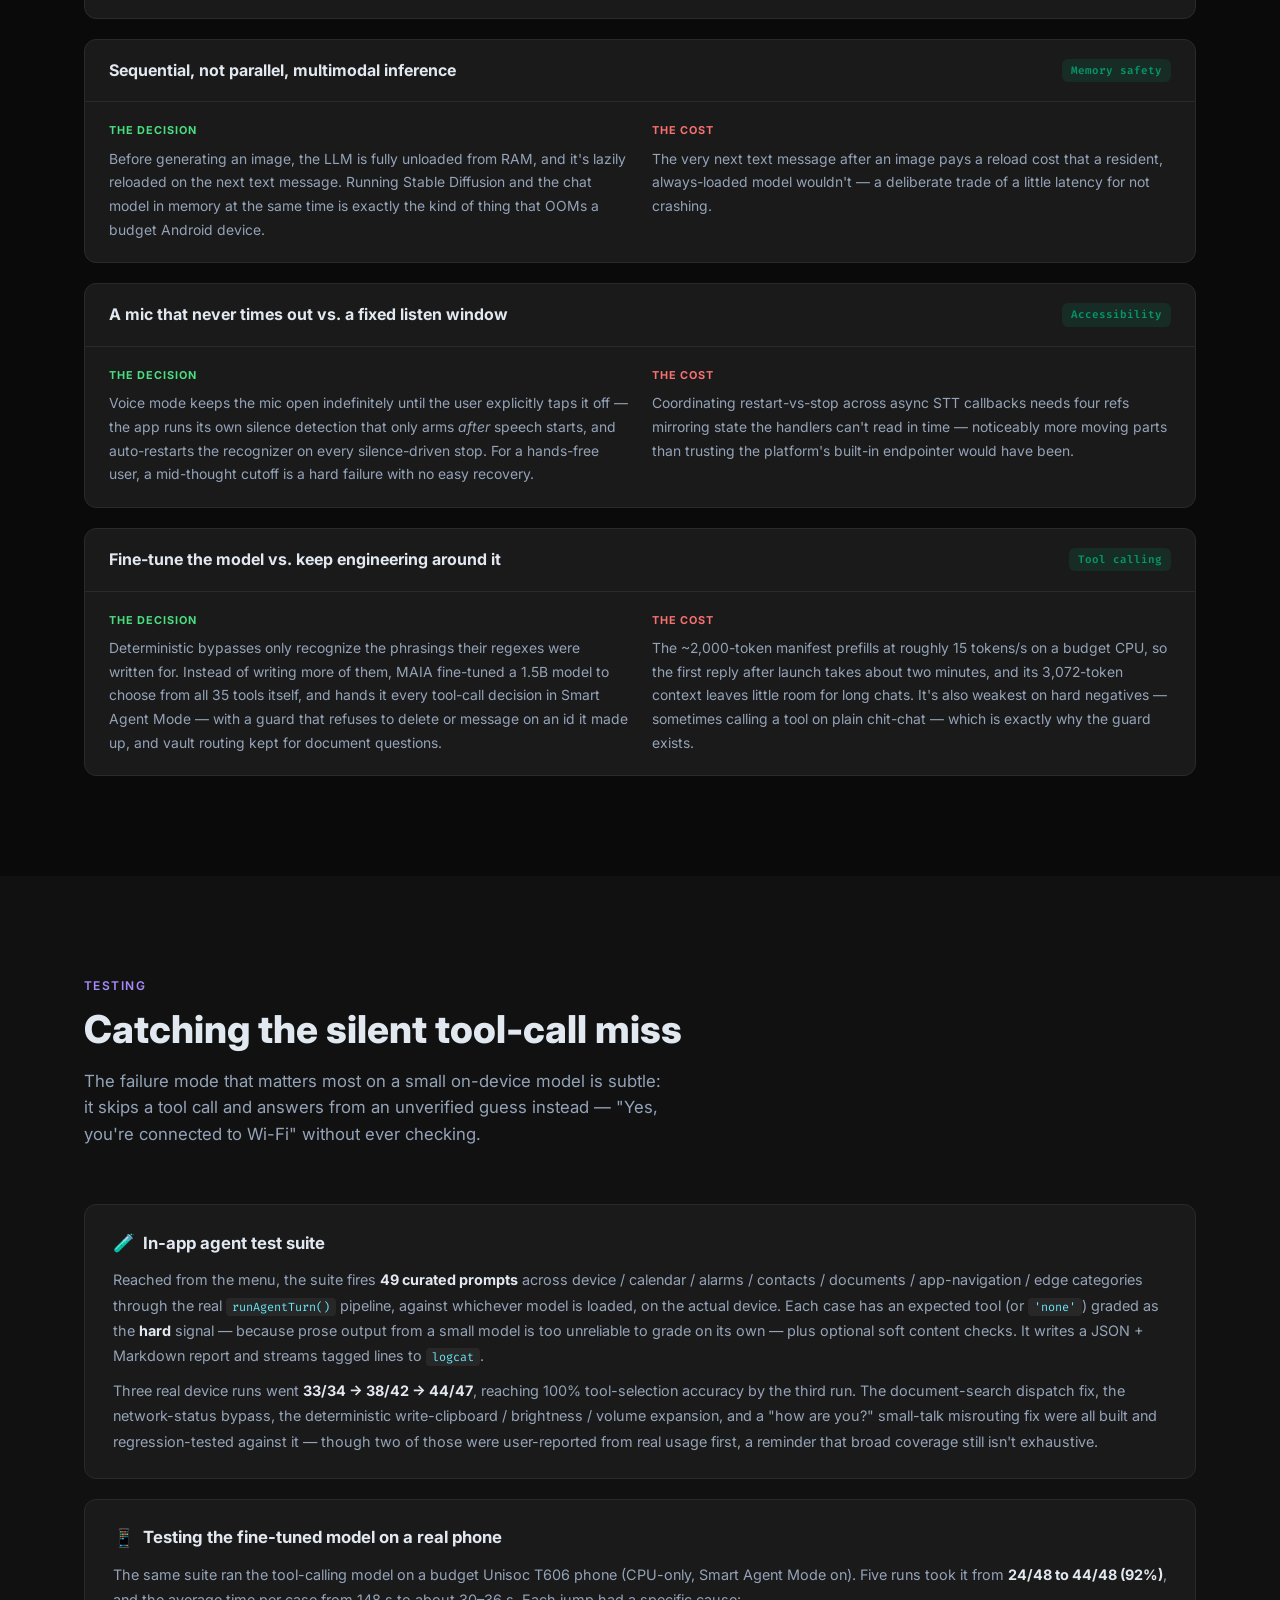
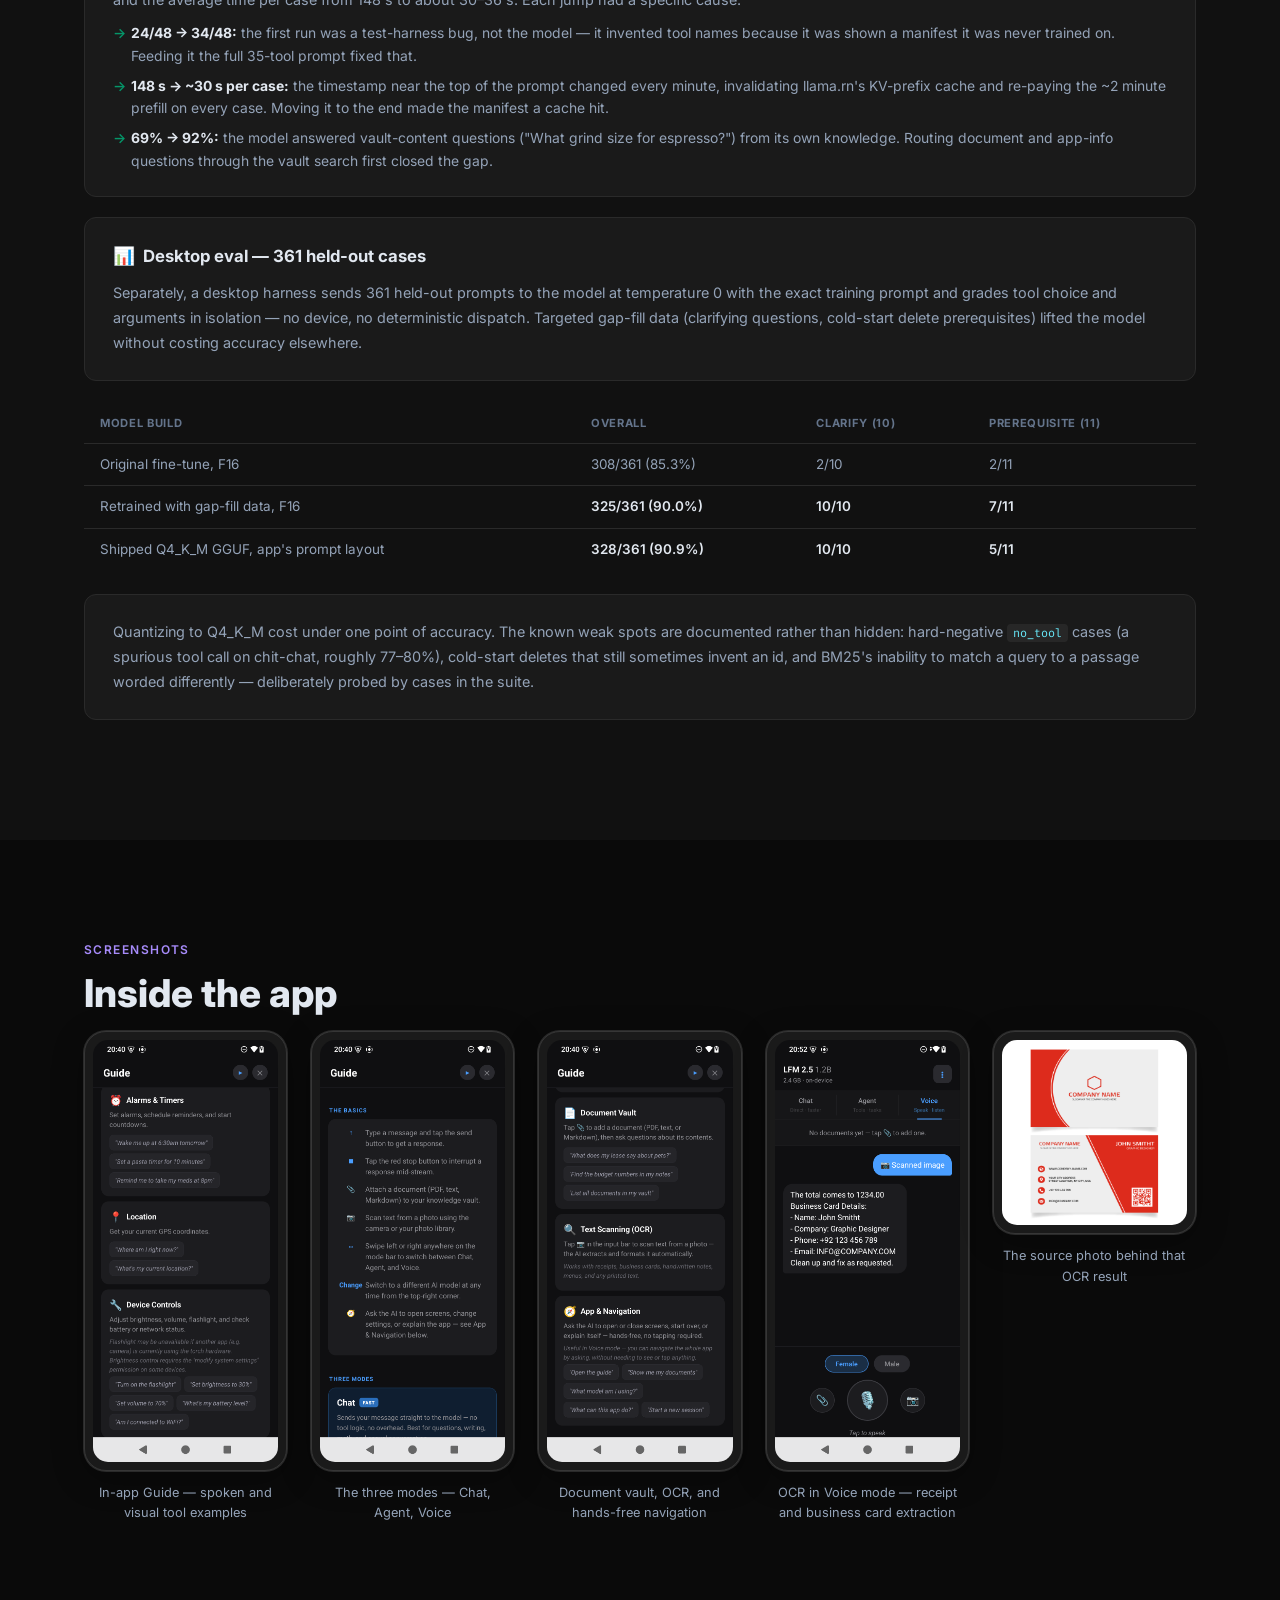
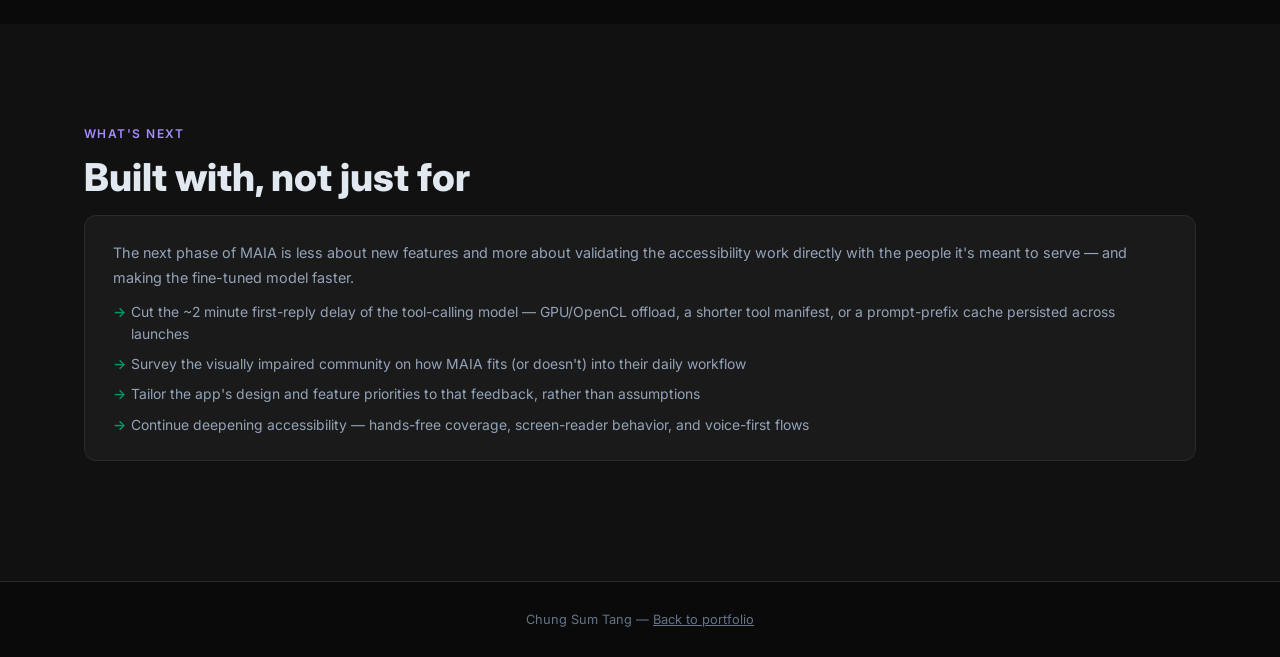
<file: maia.html>
<!DOCTYPE html>
<html lang="en">
<head>
  <meta charset="UTF-8">
  <meta name="viewport" content="width=device-width, initial-scale=1.0">
  <title>MAIA — Fully On-Device Mobile AI Assistant | Chung Sum Tang</title>
  <meta name="description" content="MAIA: a fully on-device AI assistant for Android built for accessibility, with its own fine-tuned tool-calling model. Architecture, design decisions, and trade-offs behind the agent, RAG vault, and voice systems.">
  <meta property="og:title" content="MAIA — Fully On-Device Mobile AI Assistant">
  <meta property="og:description" content="On-device LLM assistant with a fine-tuned tool-calling model, a hands-free voice mode, document vault, and OCR — built with real accessibility work for visually impaired users.">
  <meta property="og:type" content="website">
  <link rel="preconnect" href="https://fonts.googleapis.com">
  <link rel="preconnect" href="https://fonts.gstatic.com" crossorigin>
  <link href="https://fonts.googleapis.com/css2?family=Inter:wght@400;500;600;700;800;900&family=Fira+Code:wght@400;500&display=swap" rel="stylesheet">
  <link rel="stylesheet" href="style.css">
</head>
<body style="--accent-color:#059669; --accent-glow:rgba(5,150,105,0.2);">

  <!-- ── Navigation ─────────────────────────────────────────────── -->
  <nav class="nav detail-nav" id="nav">
    <div class="nav-container">
      <a href="index.html#projects" class="back-link">
        <svg width="16" height="16" viewBox="0 0 24 24" fill="none" stroke="currentColor" stroke-width="2" aria-hidden="true"><line x1="19" y1="12" x2="5" y2="12"/><polyline points="12,19 5,12 12,5"/></svg>
        Back to portfolio
      </a>
      <a href="index.html" class="nav-logo">CST</a>
    </div>
  </nav>

  <main>

    <!-- ── Hero ───────────────────────────────────────────────────── -->
    <section class="project-hero">
      <div class="container">
        <div class="project-hero-top reveal">
          <div class="project-hero-icon">
            <svg width="28" height="28" viewBox="0 0 24 24" fill="none" stroke="currentColor" stroke-width="1.8" aria-hidden="true"><rect x="5" y="2" width="14" height="20" rx="2" ry="2"/><line x1="12" y1="18" x2="12.01" y2="18"/></svg>
          </div>
          <span class="project-status status-testing">Google Play Testing · Real Users</span>
        </div>
        <h1 class="reveal">MAIA</h1>
        <p class="project-hero-tagline reveal">
          A fully on-device AI assistant for Android — LLM inference, speech recognition, document
          search, OCR, and image generation all run locally, with no request ever leaving the phone.
          Built with an agent/tool architecture that lets an on-device model reliably control the device —
          including <strong>MAIA's own fine-tuned 1.5B tool-calling model</strong> — and with a growing focus
          on <strong>accessibility</strong>: a genuinely hands-free voice mode built for users who can't rely
          on the screen.
        </p>
        <div class="project-hero-ctas reveal">
          <button class="btn btn-demo" onclick="openModal('DemoVideos/MAIA/MAIADemo.mp4', 'MAIA Demo', 'Demonstrates image generation, battery check, calendar event creation, and document Q&amp;A — all running fully on-device.')">
            <svg width="14" height="14" viewBox="0 0 24 24" fill="currentColor" aria-hidden="true"><polygon points="5,3 19,12 5,21"/></svg>
            Watch Demo
          </button>
          <a href="https://play.google.com/store/apps/details?id=com.poon1214.MobileAIAssistant" class="btn btn-secondary" target="_blank" rel="noopener">Open on Play Store</a>
          <a href="#architecture" class="btn btn-ghost">Read the Architecture</a>
        </div>
        <div class="project-hero-meta reveal">
          <span class="tag tag-mobile">React Native (Expo)</span>
          <span class="tag tag-ai">ExecuTorch</span>
          <span class="tag tag-ai">llama.rn</span>
          <span class="tag tag-ai">Fine-tuned Qwen2.5 (LoRA)</span>
          <span class="tag tag-ai">10 On-Device Models</span>
          <span class="tag tag-ai">Auto Voice Mode</span>
          <span class="tag tag-ai">BM25 / TF-IDF</span>
          <span class="tag tag-ai">ML Kit OCR</span>
          <span class="tag tag-mobile">100% On-Device</span>
        </div>
      </div>
    </section>

    <!-- ── Sub-nav ────────────────────────────────────────────────── -->
    <nav class="subnav">
      <div class="container subnav-inner">
        <a href="#overview" class="subnav-link">Overview</a>
        <a href="#architecture" class="subnav-link">Architecture</a>
        <a href="#tradeoffs" class="subnav-link">Design &amp; Trade-offs</a>
        <a href="#testing" class="subnav-link">Testing</a>
        <a href="#screenshots" class="subnav-link">Screenshots</a>
        <a href="#roadmap" class="subnav-link">What's Next</a>
      </div>
    </nav>

    <!-- ── Overview ───────────────────────────────────────────────── -->
    <section id="overview" class="section">
      <div class="container">
        <div class="section-label reveal">Overview</div>
        <h2 class="section-title reveal">An assistant that never phones home</h2>
        <div class="about-grid">
          <div class="about-text reveal">
            <p>
              MAIA gives the user a choice of 10 on-device language models (135M–4B parameters) — nine
              running fully locally via ExecuTorch, plus <strong>MAIA's own fine-tuned tool-calling
              model</strong> running via llama.rn — and wraps them in an <strong>agent system</strong> with
              35 tools spanning calendar, alarms, contacts, device control, image generation, and a
              document vault — all without a backend server or telemetry endpoint.
            </p>
            <p>
              The app exposes three modes — <strong>Chat</strong> (direct, fastest), <strong>Agent</strong>
              (full tool access, default), and <strong>Voice</strong> (hands-free speech → agent → speech) —
              switchable by tapping or swiping the mode bar.
            </p>
            <p>
              Recent work has focused specifically on <strong>accessibility</strong>: an
              <strong>Auto Voice Mode</strong> (on by default) that switches to Voice, announces "Assistant
              is ready", and opens the mic on its own the moment the model loads; a continuously-listening
              mic that no longer times out waiting for the user to start talking; proper
              <code>accessibilityLabel</code>s across every icon-only control; and app-navigation tools that
              let a user open the guide, switch models, or start a new session by voice alone.
            </p>
            <p>
              The newest piece is <strong>MAIA's Tool-Calling Model</strong>: a LoRA fine-tune of
              Qwen2.5-1.5B-Instruct, trained on synthetic data covering all 35 tools and published on
              Hugging Face. At 0.94&nbsp;GB (Q4_K_M) it's small enough for a phone, and it's trained to pick
              tools from the full manifest itself — so it unlocks <strong>Smart Agent Mode</strong>, which
              hands every tool-call decision to the model, despite being below the 2.5B-parameter size gate
              the other models need. An in-app <strong>agent test suite</strong> fires 49 curated prompts
              through the real agent loop on the device to catch silent tool-call misses.
            </p>
          </div>
          <div class="about-stats reveal">
            <div class="stat-card">
              <span class="stat-number gradient-text">35</span>
              <span class="stat-label">Agent-callable tools</span>
            </div>
            <div class="stat-card">
              <span class="stat-number gradient-text">10</span>
              <span class="stat-label">Selectable on-device models</span>
            </div>
            <div class="stat-card">
              <span class="stat-number gradient-text">3</span>
              <span class="stat-label">Interaction modes</span>
            </div>
            <div class="stat-card">
              <span class="stat-number gradient-text">0</span>
              <span class="stat-label">Servers — everything runs on-device</span>
            </div>
          </div>
        </div>
      </div>
    </section>

    <!-- ── Architecture ───────────────────────────────────────────── -->
    <section id="architecture" class="section section-alt">
      <div class="container">
        <div class="section-label reveal">Architecture</div>
        <h2 class="section-title reveal">Classify first, reason only when needed</h2>
        <p class="section-subtitle reveal">
          A small on-device model can't afford to reason its way through every request — MAIA front-loads
          as much determinism as possible before ever calling the LLM.
        </p>

        <div class="pipeline reveal">
          <div class="pipeline-step">
            <div class="pipeline-step-label">1. Classify</div>
            <div class="pipeline-step-title">Keyword scorer</div>
            <div class="pipeline-step-desc">Zero-cost category classification decides which tool sections belong in the prompt, keeping it short.</div>
          </div>
          <div class="pipeline-arrow">→</div>
          <div class="pipeline-step">
            <div class="pipeline-step-label">2. Pre-classify</div>
            <div class="pipeline-step-title">Deterministic bypass</div>
            <div class="pipeline-step-desc">Regex/keyword matching resolves common intents directly to a tool call, skipping inference entirely.</div>
          </div>
          <div class="pipeline-arrow">→</div>
          <div class="pipeline-step">
            <div class="pipeline-step-label">3. Agent loop</div>
            <div class="pipeline-step-title">LLM + tools (max 5 turns)</div>
            <div class="pipeline-step-desc">If nothing else fired, the model reasons, calls tools, and reads results back for up to 5 iterations.</div>
          </div>
          <div class="pipeline-arrow">→</div>
          <div class="pipeline-step">
            <div class="pipeline-step-label">4. Format</div>
            <div class="pipeline-step-title">Result → prose</div>
            <div class="pipeline-step-desc">Raw tool JSON is converted to human-readable text before being fed back — small models hallucinate less from prose.</div>
          </div>
        </div>

        <div class="arch-block reveal">
          <h3><span class="arch-icon">🛠️</span> Agent system &amp; tools</h3>
          <p>
            <code>runAgentTurn()</code> is the entry point: intent classification picks relevant tool
            sections, three flows (<code>send_message</code>, <code>delete_event</code>,
            <code>delete_document</code>) are fully hardcoded two-step sequences with no LLM involved in tool
            selection, and everything else falls through to a standard loop of generate → parse tool call →
            execute → append result → repeat. Several tools — contact lookup, calendar listing, the ten app
            navigation tools — skip the LLM for the <strong>final answer</strong> entirely and return
            pre-formatted data, to eliminate hallucination risk on facts the code already has correct.
          </p>
          <p>
            <strong>Smart Agent Mode</strong> is the deliberate escape hatch from all of that: an opt-in
            toggle that skips the deterministic dispatch entirely and lets the model make every tool-call
            decision itself — trading the reliability guarantees for generalization on models judged capable
            enough. It's gated to models above 2.5B parameters <em>or</em> to a model fine-tuned specifically
            for full tool selection, and re-validated on every screen mount so the setting can't carry over
            to an ineligible model. A <strong>destructive-action guard</strong> backs it up: before a
            <code>delete_event</code>, <code>delete_document</code>, or <code>send_message</code> runs, the
            loop checks that the id or number the model wants to use actually appeared in a prior real tool
            result — otherwise it forces the lookup first instead of acting on an invented reference.
          </p>
        </div>

        <div class="arch-block reveal">
          <h3><span class="arch-icon">🧬</span> Fine-tuned tool-calling model &amp; second runtime</h3>
          <p>
            <strong>MAIA's Tool-Calling Model</strong> is a LoRA fine-tune of Qwen2.5-1.5B-Instruct trained on
            synthetic tool-calling data for all 35 tools. The <code>Q4_K_M</code> GGUF (0.94&nbsp;GB) is what
            the app downloads; the F16 GGUF and merged weights are published for desktop use. Because
            ExecuTorch has no path for a custom GGUF, this model runs on a second runtime,
            <strong>llama.rn</strong>, CPU-only at <code>temperature: 0</code>, behind a hook that mirrors
            the ExecuTorch one — so the chat screen treats both identically.
          </p>
          <p>
            Fine-tuned for one specific prompt shape, it gets that shape exactly: the agent swaps the
            category-gated prompt for a byte-for-byte port of the <strong>full 35-tool manifest</strong> it
            was trained against, with the timestamp moved to the end so llama.rn can reuse its KV cache
            across turns. It answers general-knowledge-style questions directly unless the user names their
            documents, so document and app-info questions are still routed through the vault search first —
            the one place the deterministic layer is kept, and only for this model.
          </p>
        </div>

        <div class="arch-block reveal">
          <h3><span class="arch-icon">📚</span> Document vault (RAG)</h3>
          <p>
            Documents are chunked on sentence boundaries (~500 tokens, 200-char overlap) and searched with
            <strong>BM25</strong> over SQLite-stored term frequencies — not vector embeddings. An earlier
            MobileBERT-based embedding path was built and abandoned after it OOM'd on-device; the current
            schema (<code>user_version = 2</code>) replaced embedding columns with lexical term-frequency
            data. <code>cross_reference</code> scores two topics independently per chunk and keeps only
            chunks where both score above zero.
          </p>
        </div>

        <div class="arch-block reveal">
          <h3><span class="arch-icon">🎙️</span> Voice &amp; OCR</h3>
          <p>
            Voice mode runs STT → agent loop → TTS. Because both platforms' built-in silence detection is
            inconsistent, <code>ChatScreen</code> runs its <strong>own</strong>: streamed interim
            transcripts re-arm a 2-second timer, and the app calls <code>stop()</code> itself when it fires.
            Silence <em>before</em> any speech never arms the timer, so the mic just keeps listening — it
            auto-restarts on every silence-driven end and only goes truly idle on an explicit tap. Four refs
            coordinate the restart logic without depending on React state, which lags a render behind the
            async STT callbacks. A Skip button interrupts speech and re-listens immediately; side buttons
            put document attach / OCR scan within reach without a mode switch. OCR (ML Kit) results route
            through a structured-extraction prompt — line items for a receipt, labelled fields for a
            business card, cleaned text otherwise.
          </p>
        </div>

        <div class="arch-block reveal">
          <h3><span class="arch-icon">♿</span> Accessibility work</h3>
          <p>
            <strong>Auto Voice Mode</strong> (on by default) means a user who can't see the screen never
            has to find the mic: a one-shot effect watches <code>llm.isReady</code>, switches to Voice,
            speaks "Assistant is ready", and opens the mic — with a guard against the LLM
            unload/reload cycle around image generation re-triggering it. Every icon-only control across all
            four screens carries a real <code>accessibilityLabel</code>/<code>accessibilityRole</code>; the
            Voice-mode status text uses <code>accessibilityLiveRegion="polite"</code>; and ten App
            Navigation &amp; Info tools put every menu action behind a spoken command, all bypassing the LLM
            for both tool selection and the final answer. A tools-used chip row under every agent reply
            makes a skipped or failed tool call visible in the UI, not just the logs.
          </p>
        </div>
      </div>
    </section>

    <!-- ── Trade-offs ─────────────────────────────────────────────── -->
    <section id="tradeoffs" class="section">
      <div class="container">
        <div class="section-label reveal">Design Decisions</div>
        <h2 class="section-title reveal">Trade-offs behind the system</h2>
        <p class="section-subtitle reveal">
          Small on-device models are fast and private but unreliable at multi-step reasoning — most of
          these decisions trade some flexibility for determinism.
        </p>

        <div class="tradeoff-grid">

          <div class="tradeoff-card reveal">
            <div class="tradeoff-head">
              <span class="tradeoff-title">Model speed vs. quality — exposed to the user</span>
              <span class="tradeoff-tag">10 models, 135M–4B</span>
            </div>
            <div class="tradeoff-body">
              <div class="tradeoff-col tradeoff-col-gain">
                <div class="tradeoff-col-label">The decision</div>
                <p>
                  Rather than picking one model for everyone, MAIA ships a picker with star ratings for
                  speed and quality per model, from a 135M SmolLM up to a 4B Phi-4 Mini plus its own
                  fine-tuned 1.5B tool-calling model, with a 1.2B LFM 2.5
                  marked <strong>Recommended</strong> as the balance point. Device capability varies wildly
                  across Android hardware, so the right trade-off is different for every user.
                </p>
              </div>
              <div class="tradeoff-col tradeoff-col-cost">
                <div class="tradeoff-col-label">The cost</div>
                <p>
                  Switching models forces a hard remount of the whole chat screen (keyed by model id) to
                  guarantee no stale state survives the swap — simple and safe, but it means changing your
                  mind mid-conversation costs your session context.
                </p>
              </div>
            </div>
          </div>

          <div class="tradeoff-card reveal">
            <div class="tradeoff-head">
              <span class="tradeoff-title">Deterministic bypasses vs. full LLM reasoning</span>
              <span class="tradeoff-tag">Reliability</span>
            </div>
            <div class="tradeoff-body">
              <div class="tradeoff-col tradeoff-col-gain">
                <div class="tradeoff-col-label">The decision</div>
                <p>
                  20+ common intents (battery check, flashlight, timers, calendar reads) resolve straight to
                  a tool call via regex/keyword matching, and three multi-step flows are fully hardcoded
                  sequences. Small on-device models are noticeably worse at chaining several tool calls
                  correctly than a hosted frontier model would be, so the app just doesn't ask them to.
                </p>
              </div>
              <div class="tradeoff-col tradeoff-col-cost">
                <div class="tradeoff-col-label">The cost</div>
                <p>
                  Every bypass is a hand-written pattern rather than general intelligence — a request phrased
                  unusually enough falls through to the slower, less reliable full agent loop instead of
                  being caught early.
                </p>
              </div>
            </div>
          </div>

          <div class="tradeoff-card reveal">
            <div class="tradeoff-head">
              <span class="tradeoff-title">Lexical search (BM25) vs. semantic embeddings</span>
              <span class="tradeoff-tag">Document vault</span>
            </div>
            <div class="tradeoff-body">
              <div class="tradeoff-col tradeoff-col-gain">
                <div class="tradeoff-col-label">The decision</div>
                <p>
                  A MobileBERT-based embedding search was built first and abandoned — it OOM'd on real
                  devices. BM25 over cached term frequencies is lightweight, predictable in memory use, and
                  accurate enough for keyword-shaped queries against personal documents.
                </p>
              </div>
              <div class="tradeoff-col tradeoff-col-cost">
                <div class="tradeoff-col-label">The cost</div>
                <p>
                  Lexical search can't match a query to a passage that expresses the same idea in different
                  words the way semantic search can — a real capability gap the vault currently accepts in
                  exchange for not crashing on-device.
                </p>
              </div>
            </div>
          </div>

          <div class="tradeoff-card reveal">
            <div class="tradeoff-head">
              <span class="tradeoff-title">Sequential, not parallel, multimodal inference</span>
              <span class="tradeoff-tag">Memory safety</span>
            </div>
            <div class="tradeoff-body">
              <div class="tradeoff-col tradeoff-col-gain">
                <div class="tradeoff-col-label">The decision</div>
                <p>
                  Before generating an image, the LLM is fully unloaded from RAM, and it's lazily reloaded on
                  the next text message. Running Stable Diffusion and the chat model in memory at the same
                  time is exactly the kind of thing that OOMs a budget Android device.
                </p>
              </div>
              <div class="tradeoff-col tradeoff-col-cost">
                <div class="tradeoff-col-label">The cost</div>
                <p>
                  The very next text message after an image pays a reload cost that a resident,
                  always-loaded model wouldn't — a deliberate trade of a little latency for not crashing.
                </p>
              </div>
            </div>
          </div>

          <div class="tradeoff-card reveal">
            <div class="tradeoff-head">
              <span class="tradeoff-title">A mic that never times out vs. a fixed listen window</span>
              <span class="tradeoff-tag">Accessibility</span>
            </div>
            <div class="tradeoff-body">
              <div class="tradeoff-col tradeoff-col-gain">
                <div class="tradeoff-col-label">The decision</div>
                <p>
                  Voice mode keeps the mic open indefinitely until the user explicitly taps it off — the
                  app runs its own silence detection that only arms <em>after</em> speech starts, and
                  auto-restarts the recognizer on every silence-driven stop. For a hands-free user, a
                  mid-thought cutoff is a hard failure with no easy recovery.
                </p>
              </div>
              <div class="tradeoff-col tradeoff-col-cost">
                <div class="tradeoff-col-label">The cost</div>
                <p>
                  Coordinating restart-vs-stop across async STT callbacks needs four refs mirroring state
                  the handlers can't read in time — noticeably more moving parts than trusting the
                  platform's built-in endpointer would have been.
                </p>
              </div>
            </div>
          </div>

          <div class="tradeoff-card reveal">
            <div class="tradeoff-head">
              <span class="tradeoff-title">Fine-tune the model vs. keep engineering around it</span>
              <span class="tradeoff-tag">Tool calling</span>
            </div>
            <div class="tradeoff-body">
              <div class="tradeoff-col tradeoff-col-gain">
                <div class="tradeoff-col-label">The decision</div>
                <p>
                  Deterministic bypasses only recognize the phrasings their regexes were written for. Instead
                  of writing more of them, MAIA fine-tuned a 1.5B model to choose from all 35 tools itself,
                  and hands it every tool-call decision in Smart Agent Mode — with a guard that refuses to
                  delete or message on an id it made up, and vault routing kept for document questions.
                </p>
              </div>
              <div class="tradeoff-col tradeoff-col-cost">
                <div class="tradeoff-col-label">The cost</div>
                <p>
                  The ~2,000-token manifest prefills at roughly 15 tokens/s on a budget CPU, so the first
                  reply after launch takes about two minutes, and its 3,072-token context leaves little room
                  for long chats. It's also weakest on hard negatives — sometimes calling a tool on plain
                  chit-chat — which is exactly why the guard exists.
                </p>
              </div>
            </div>
          </div>

        </div>
      </div>
    </section>

    <!-- ── Testing ────────────────────────────────────────────────── -->
    <section id="testing" class="section section-alt">
      <div class="container">
        <div class="section-label reveal">Testing</div>
        <h2 class="section-title reveal">Catching the silent tool-call miss</h2>
        <p class="section-subtitle reveal">
          The failure mode that matters most on a small on-device model is subtle: it skips a tool call and
          answers from an unverified guess instead — "Yes, you're connected to Wi-Fi" without ever checking.
        </p>

        <div class="arch-block reveal">
          <h3><span class="arch-icon">🧪</span> In-app agent test suite</h3>
          <p>
            Reached from the menu, the suite fires <strong>49 curated prompts</strong> across
            device / calendar / alarms / contacts / documents / app-navigation / edge categories through the
            real <code>runAgentTurn()</code> pipeline, against whichever model is loaded, on the actual
            device. Each case has an expected tool (or <code>'none'</code>) graded as the <strong>hard</strong>
            signal — because prose output from a small model is too unreliable to grade on its own — plus
            optional soft content checks. It writes a JSON + Markdown report and streams tagged lines to
            <code>logcat</code>.
          </p>
          <p>
            Three real device runs went <strong>33/34 → 38/42 → 44/47</strong>, reaching 100%
            tool-selection accuracy by the third run. The document-search dispatch fix, the network-status
            bypass, the deterministic write-clipboard / brightness / volume expansion, and a "how are you?"
            small-talk misrouting fix were all built and regression-tested against it — though two of those
            were user-reported from real usage first, a reminder that broad coverage still isn't exhaustive.
          </p>
        </div>

        <div class="arch-block reveal">
          <h3><span class="arch-icon">📱</span> Testing the fine-tuned model on a real phone</h3>
          <p>
            The same suite ran the tool-calling model on a budget Unisoc T606 phone (CPU-only, Smart Agent Mode
            on). Five runs took it from <strong>24/48 to 44/48 (92%)</strong>, and the average time per case
            from 148&nbsp;s to about 30–36&nbsp;s. Each jump had a specific cause:
          </p>
          <ul>
            <li><strong>24/48 → 34/48:</strong> the first run was a test-harness bug, not the model — it invented tool names because it was shown a manifest it was never trained on. Feeding it the full 35-tool prompt fixed that.</li>
            <li><strong>148 s → ~30 s per case:</strong> the timestamp near the top of the prompt changed every minute, invalidating llama.rn's KV-prefix cache and re-paying the ~2 minute prefill on every case. Moving it to the end made the manifest a cache hit.</li>
            <li><strong>69% → 92%:</strong> the model answered vault-content questions ("What grind size for espresso?") from its own knowledge. Routing document and app-info questions through the vault search first closed the gap.</li>
          </ul>
        </div>

        <div class="arch-block reveal">
          <h3><span class="arch-icon">📊</span> Desktop eval — 361 held-out cases</h3>
          <p>
            Separately, a desktop harness sends 361 held-out prompts to the model at temperature 0 with the
            exact training prompt and grades tool choice and arguments in isolation — no device, no
            deterministic dispatch. Targeted gap-fill data (clarifying questions, cold-start delete
            prerequisites) lifted the model without costing accuracy elsewhere.
          </p>
        </div>

        <div class="spec-table-wrap reveal">
          <table class="spec-table">
            <thead>
              <tr>
                <th>Model build</th>
                <th>Overall</th>
                <th>Clarify (10)</th>
                <th>Prerequisite (11)</th>
              </tr>
            </thead>
            <tbody>
              <tr>
                <td>Original fine-tune, F16</td>
                <td>308/361 (85.3%)</td>
                <td>2/10</td>
                <td>2/11</td>
              </tr>
              <tr>
                <td>Retrained with gap-fill data, F16</td>
                <td class="spec-strong">325/361 (90.0%)</td>
                <td class="spec-strong">10/10</td>
                <td class="spec-strong">7/11</td>
              </tr>
              <tr>
                <td>Shipped Q4_K_M GGUF, app's prompt layout</td>
                <td class="spec-strong">328/361 (90.9%)</td>
                <td class="spec-strong">10/10</td>
                <td class="spec-strong">5/11</td>
              </tr>
            </tbody>
          </table>
        </div>

        <div class="arch-block reveal">
          <p>
            Quantizing to Q4_K_M cost under one point of accuracy. The known weak spots are documented rather
            than hidden: hard-negative <code>no_tool</code> cases (a spurious tool call on chit-chat,
            roughly 77–80%), cold-start deletes that still sometimes invent an id, and BM25's inability to
            match a query to a passage worded differently — deliberately probed by cases in the suite.
          </p>
        </div>
      </div>
    </section>

    <!-- ── Screenshots ────────────────────────────────────────────── -->
    <section id="screenshots" class="section">
      <div class="container">
        <div class="section-label reveal">Screenshots</div>
        <h2 class="section-title reveal">Inside the app</h2>

        <div class="screenshot-gallery">
          <div class="screenshot-item reveal">
            <div class="phone-frame"><img src="Screenshots/MAIA/Guide1.png" alt="In-app guide showing alarms, location, and device control example commands"></div>
            <p class="screenshot-caption">In-app Guide — spoken and visual tool examples</p>
          </div>
          <div class="screenshot-item reveal">
            <div class="phone-frame"><img src="Screenshots/MAIA/Guide2.png" alt="In-app guide explaining the three interaction modes"></div>
            <p class="screenshot-caption">The three modes — Chat, Agent, Voice</p>
          </div>
          <div class="screenshot-item reveal">
            <div class="phone-frame"><img src="Screenshots/MAIA/Guide3.png" alt="In-app guide showing document vault, OCR, and app navigation tools"></div>
            <p class="screenshot-caption">Document vault, OCR, and hands-free navigation</p>
          </div>
          <div class="screenshot-item reveal">
            <div class="phone-frame"><img src="Screenshots/MAIA/OCRDemo.png" alt="Voice mode screen showing OCR results extracting a receipt total and business card details"></div>
            <p class="screenshot-caption">OCR in Voice mode — receipt and business card extraction</p>
          </div>
          <div class="screenshot-item reveal">
            <div class="phone-frame"><img src="Screenshots/MAIA/OCRImage.png" alt="Source photo used for the OCR demo, showing a receipt and business card"></div>
            <p class="screenshot-caption">The source photo behind that OCR result</p>
          </div>
        </div>
      </div>
    </section>

    <!-- ── Roadmap ────────────────────────────────────────────────── -->
    <section id="roadmap" class="section section-alt">
      <div class="container">
        <div class="section-label reveal">What's Next</div>
        <h2 class="section-title reveal">Built with, not just for</h2>
        <div class="arch-block reveal">
          <p>
            The next phase of MAIA is less about new features and more about validating the accessibility
            work directly with the people it's meant to serve — and making the fine-tuned model faster.
          </p>
          <ul>
            <li>Cut the ~2 minute first-reply delay of the tool-calling model — GPU/OpenCL offload, a shorter tool manifest, or a prompt-prefix cache persisted across launches</li>
            <li>Survey the visually impaired community on how MAIA fits (or doesn't) into their daily workflow</li>
            <li>Tailor the app's design and feature priorities to that feedback, rather than assumptions</li>
            <li>Continue deepening accessibility — hands-free coverage, screen-reader behavior, and voice-first flows</li>
          </ul>
        </div>
      </div>
    </section>

  </main>

  <!-- ── Footer ─────────────────────────────────────────────────── -->
  <footer class="footer">
    <div class="container">
      <p class="footer-text">
        Chung Sum Tang &mdash; <a href="index.html" style="color:inherit;text-decoration:underline;">Back to portfolio</a>
      </p>
    </div>
  </footer>

  <!-- ── Video Modal ────────────────────────────────────────────── -->
  <div id="videoModal" class="modal" role="dialog" aria-modal="true" aria-hidden="true" aria-labelledby="modalTitle">
    <div class="modal-overlay" id="modalOverlay"></div>
    <div class="modal-container">
      <button class="modal-close" id="modalClose" aria-label="Close video">
        <svg width="20" height="20" viewBox="0 0 24 24" fill="none" stroke="currentColor" stroke-width="2.5" aria-hidden="true"><line x1="18" y1="6" x2="6" y2="18"/><line x1="6" y1="6" x2="18" y2="18"/></svg>
      </button>
      <video id="modalVideo" class="modal-video" controls preload="metadata">
        <source id="modalVideoSrc" src="" type="video/mp4">
        Your browser does not support HTML5 video.
      </video>
      <div class="modal-info">
        <h3 id="modalTitle" class="modal-title"></h3>
        <p id="modalDesc" class="modal-desc"></p>
      </div>
    </div>
  </div>

  <script src="script.js"></script>
</body>
</html>
</file>
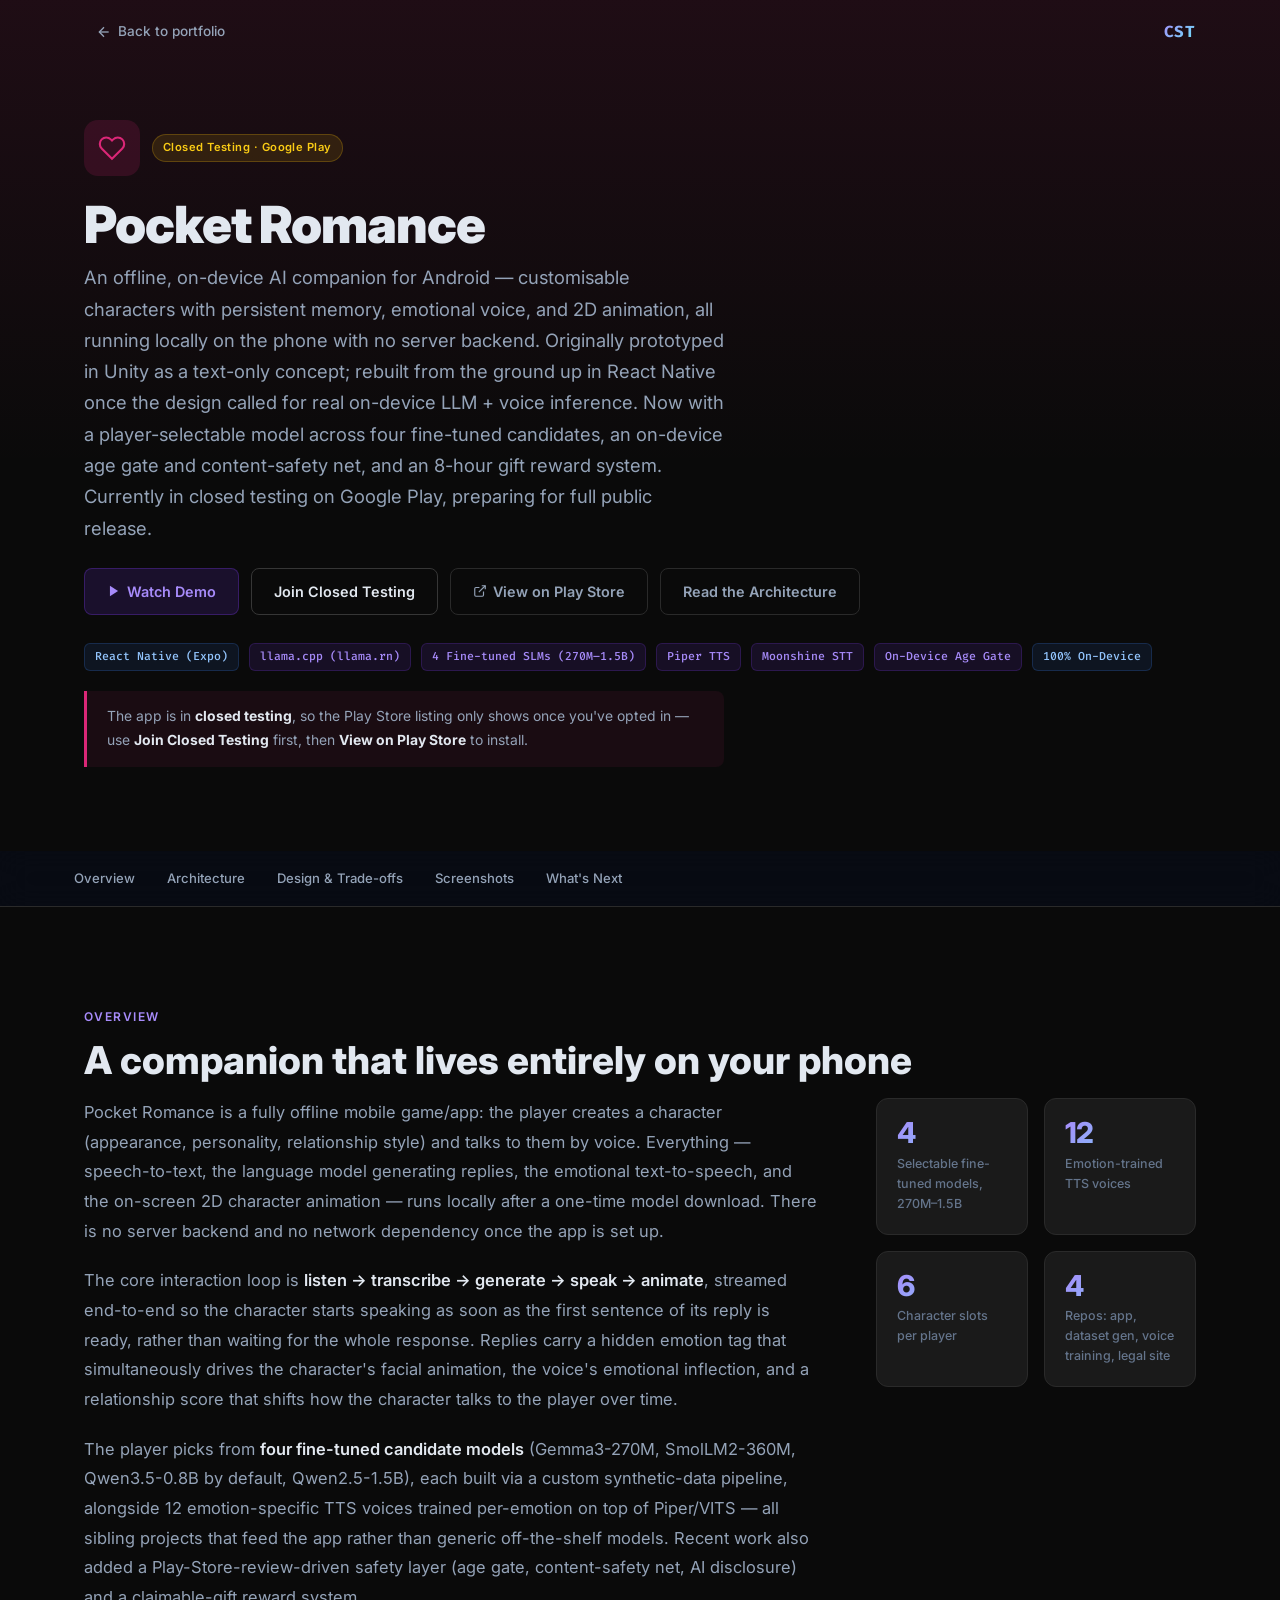
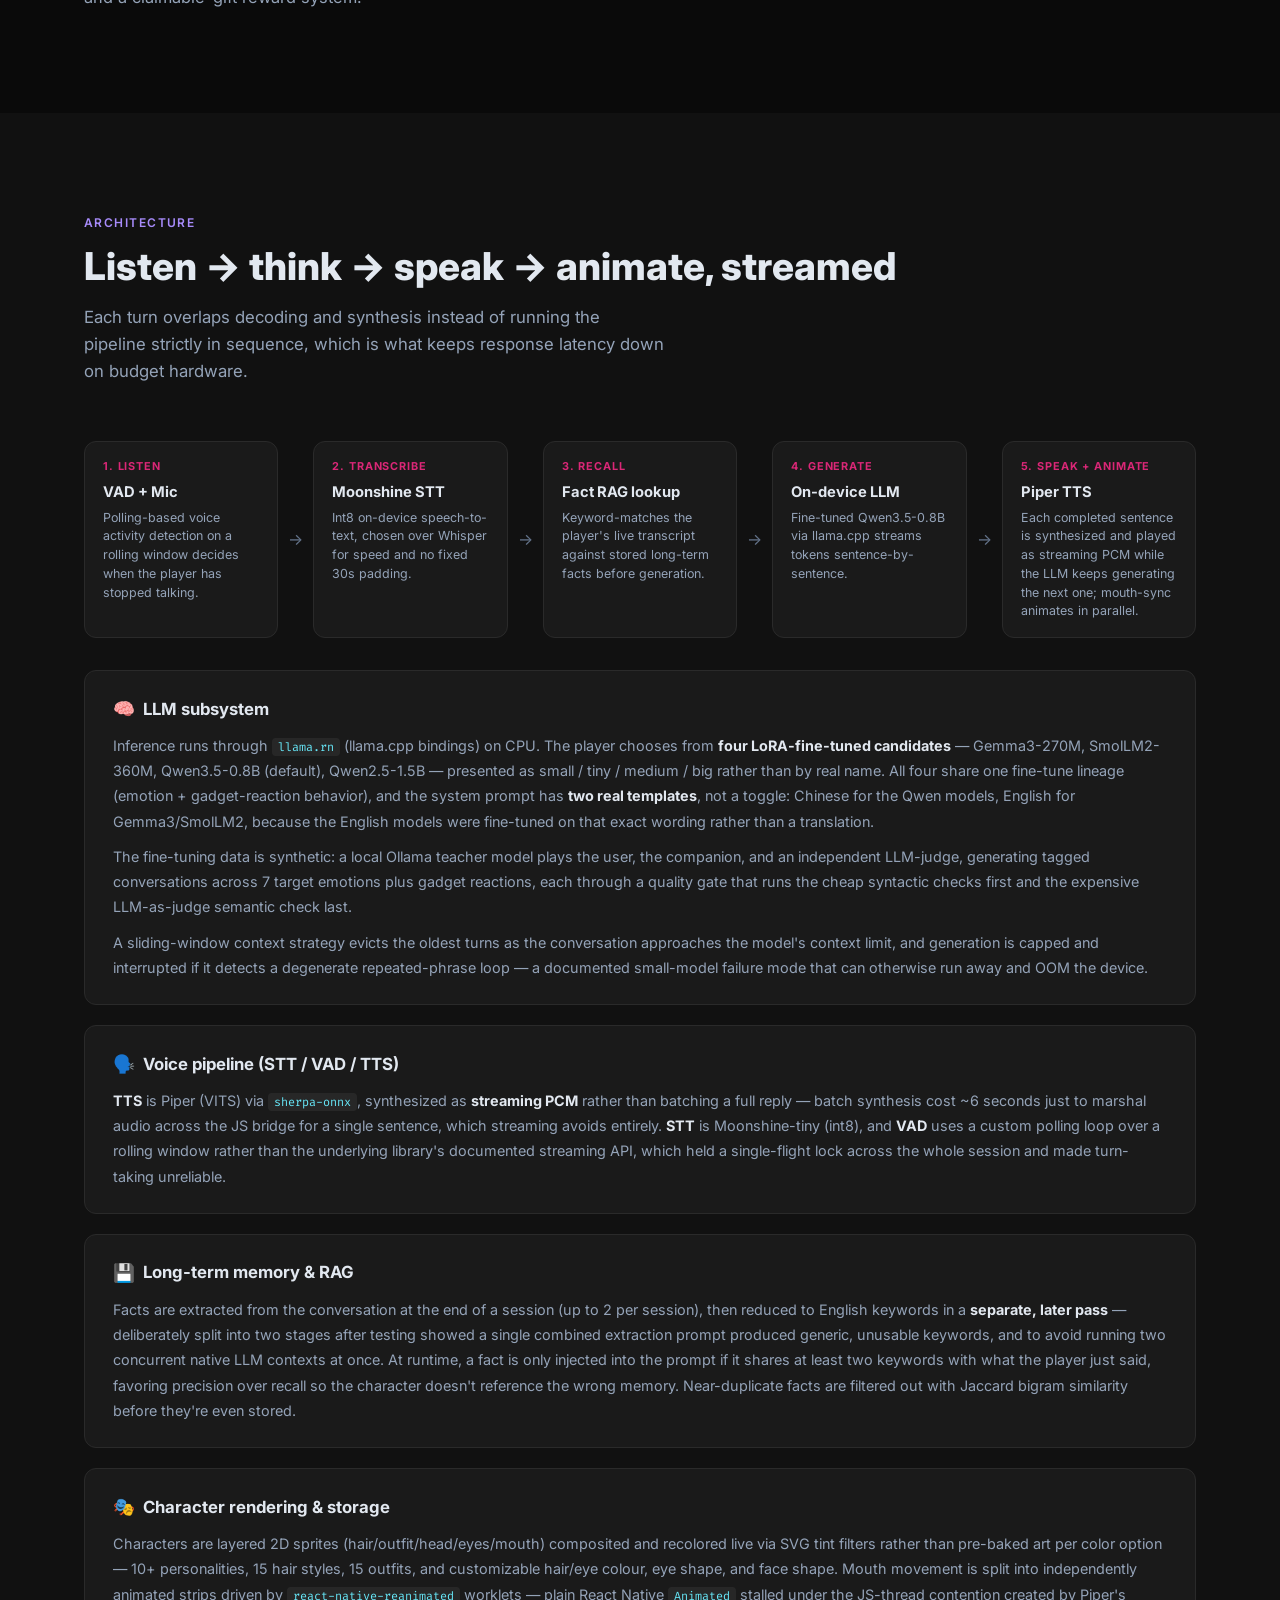
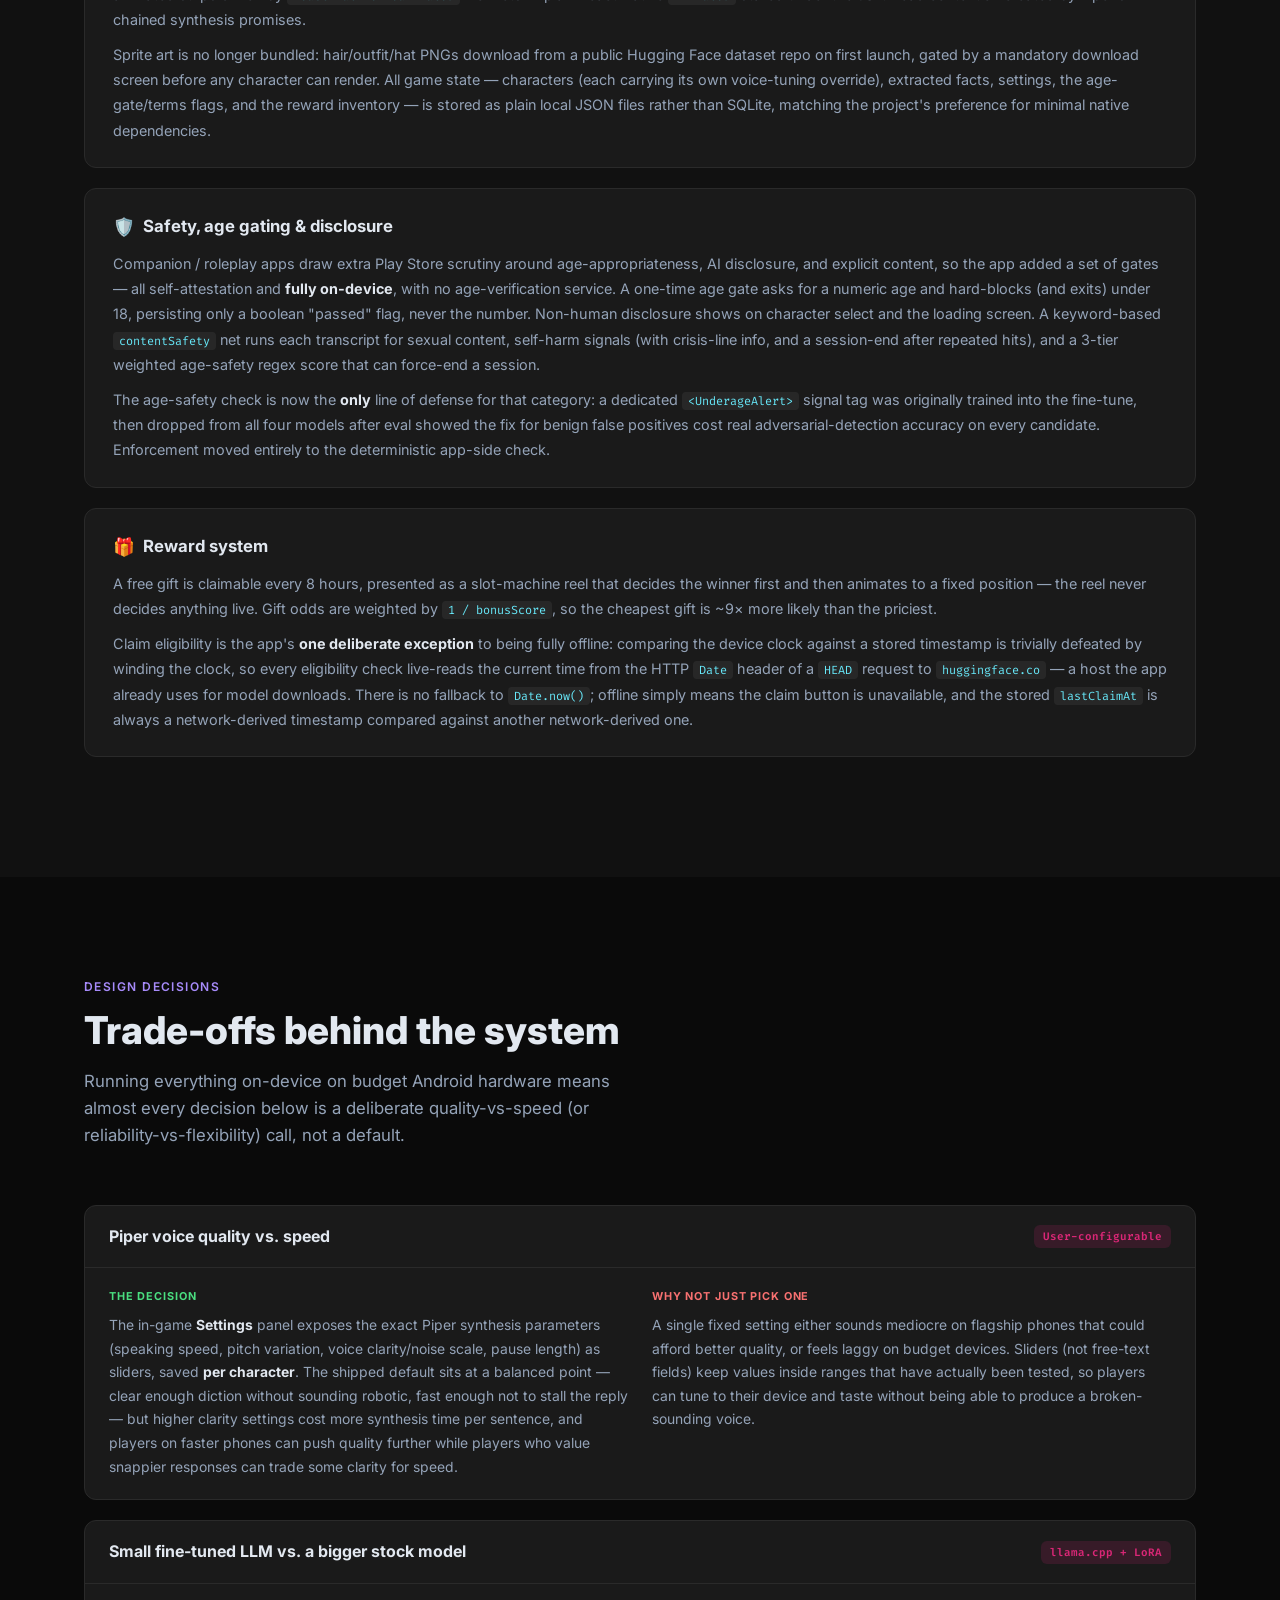
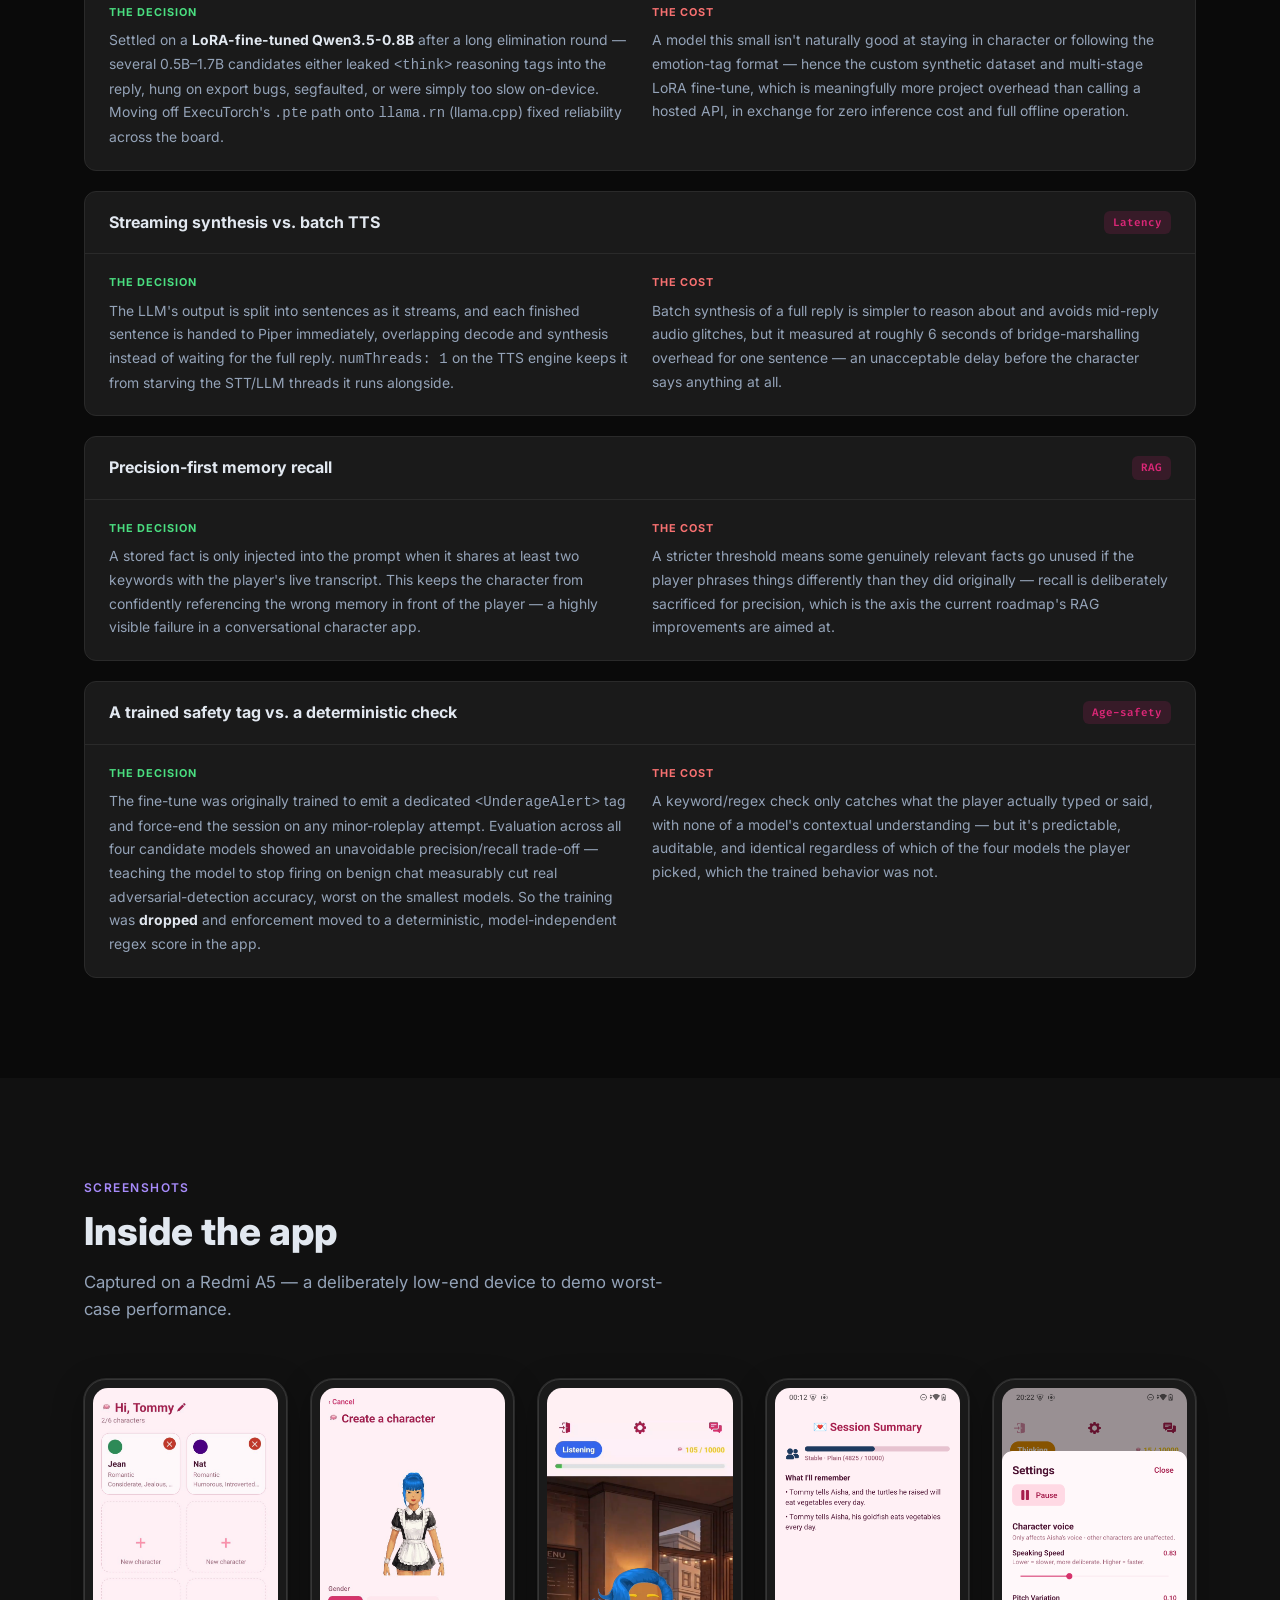
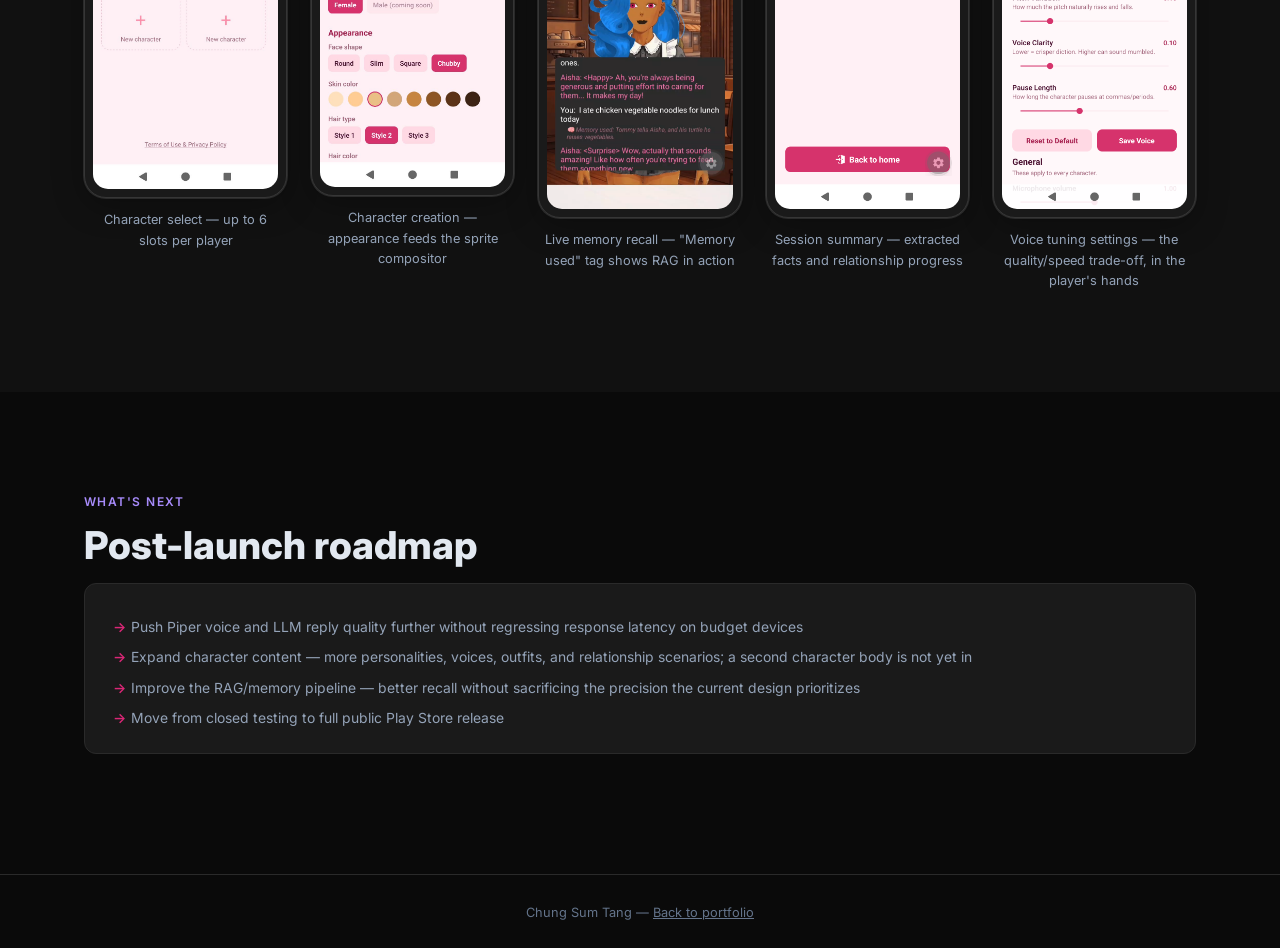
<file: pocket-romance.html>
<!DOCTYPE html>
<html lang="en">
<head>
  <meta charset="UTF-8">
  <meta name="viewport" content="width=device-width, initial-scale=1.0">
  <title>Pocket Romance — On-Device AI Companion | Chung Sum Tang</title>
  <meta name="description" content="Pocket Romance: an offline, on-device AI companion app for Android. Architecture, design decisions, and trade-offs behind the local LLM, voice, and memory systems.">
  <meta property="og:title" content="Pocket Romance — On-Device AI Companion">
  <meta property="og:description" content="Offline Android AI companion — on-device LLM, emotional TTS, and long-term memory. Built with React Native + llama.cpp + Piper.">
  <meta property="og:type" content="website">
  <link rel="preconnect" href="https://fonts.googleapis.com">
  <link rel="preconnect" href="https://fonts.gstatic.com" crossorigin>
  <link href="https://fonts.googleapis.com/css2?family=Inter:wght@400;500;600;700;800;900&family=Fira+Code:wght@400;500&display=swap" rel="stylesheet">
  <link rel="stylesheet" href="style.css">
</head>
<body style="--accent-color:#db2777; --accent-glow:rgba(219,39,119,0.2);">

  <!-- ── Navigation ─────────────────────────────────────────────── -->
  <nav class="nav detail-nav" id="nav">
    <div class="nav-container">
      <a href="index.html#projects" class="back-link">
        <svg width="16" height="16" viewBox="0 0 24 24" fill="none" stroke="currentColor" stroke-width="2" aria-hidden="true"><line x1="19" y1="12" x2="5" y2="12"/><polyline points="12,19 5,12 12,5"/></svg>
        Back to portfolio
      </a>
      <a href="index.html" class="nav-logo">CST</a>
    </div>
  </nav>

  <main>

    <!-- ── Hero ───────────────────────────────────────────────────── -->
    <section class="project-hero">
      <div class="container">
        <div class="project-hero-top reveal">
          <div class="project-hero-icon">
            <svg width="28" height="28" viewBox="0 0 24 24" fill="none" stroke="currentColor" stroke-width="1.8" aria-hidden="true"><path d="M20.84 4.61a5.5 5.5 0 0 0-7.78 0L12 5.67l-1.06-1.06a5.5 5.5 0 0 0-7.78 7.78l1.06 1.06L12 21.23l7.78-7.78 1.06-1.06a5.5 5.5 0 0 0 0-7.78z"/></svg>
          </div>
          <span class="project-status status-testing">Closed Testing · Google Play</span>
        </div>
        <h1 class="reveal">Pocket Romance</h1>
        <p class="project-hero-tagline reveal">
          An offline, on-device AI companion for Android — customisable characters with persistent
          memory, emotional voice, and 2D animation, all running locally on the phone with no server backend.
          Originally prototyped in Unity as a text-only concept; rebuilt from the ground up in React Native
          once the design called for real on-device LLM + voice inference. Now with a player-selectable model
          across four fine-tuned candidates, an on-device age gate and content-safety net, and an 8-hour
          gift reward system. Currently in closed testing on Google Play, preparing for full public release.
        </p>
        <div class="project-hero-ctas reveal">
          <button class="btn btn-demo" onclick="openModal('DemoVideos/PocketRomance/PocketRomanceDemoVideo.mp4', 'Pocket Romance Demo', 'Recorded on a budget Redmi A5 for a worst-case demo of on-device performance — inference and voice are noticeably faster on mid-range and flagship phones.')">
            <svg width="14" height="14" viewBox="0 0 24 24" fill="currentColor" aria-hidden="true"><polygon points="5,3 19,12 5,21"/></svg>
            Watch Demo
          </button>
          <a href="https://play.google.com/apps/testing/com.poon1214.AICompanion" class="btn btn-secondary" target="_blank" rel="noopener">Join Closed Testing</a>
          <a href="https://play.google.com/store/apps/details?id=com.poon1214.AICompanion" class="btn btn-ghost" target="_blank" rel="noopener">
            <svg width="14" height="14" viewBox="0 0 24 24" fill="none" stroke="currentColor" stroke-width="2" aria-hidden="true"><path d="M18 13v6a2 2 0 0 1-2 2H5a2 2 0 0 1-2-2V8a2 2 0 0 1 2-2h6"/><polyline points="15,3 21,3 21,9"/><line x1="10" y1="14" x2="21" y2="3"/></svg>
            View on Play Store
          </a>
          <a href="#architecture" class="btn btn-ghost">Read the Architecture</a>
        </div>
        <div class="project-hero-meta reveal">
          <span class="tag tag-mobile">React Native (Expo)</span>
          <span class="tag tag-ai">llama.cpp (llama.rn)</span>
          <span class="tag tag-ai">4 Fine-tuned SLMs (270M–1.5B)</span>
          <span class="tag tag-ai">Piper TTS</span>
          <span class="tag tag-ai">Moonshine STT</span>
          <span class="tag tag-ai">On-Device Age Gate</span>
          <span class="tag tag-mobile">100% On-Device</span>
        </div>
        <p class="callout reveal" style="max-width:640px;">
          The app is in <strong>closed testing</strong>, so the Play Store listing only shows once you've
          opted in — use <strong>Join Closed Testing</strong> first, then <strong>View on Play Store</strong>
          to install.
        </p>
      </div>
    </section>

    <!-- ── Sub-nav ────────────────────────────────────────────────── -->
    <nav class="subnav">
      <div class="container subnav-inner">
        <a href="#overview" class="subnav-link">Overview</a>
        <a href="#architecture" class="subnav-link">Architecture</a>
        <a href="#tradeoffs" class="subnav-link">Design &amp; Trade-offs</a>
        <a href="#screenshots" class="subnav-link">Screenshots</a>
        <a href="#roadmap" class="subnav-link">What's Next</a>
      </div>
    </nav>

    <!-- ── Overview ───────────────────────────────────────────────── -->
    <section id="overview" class="section">
      <div class="container">
        <div class="section-label reveal">Overview</div>
        <h2 class="section-title reveal">A companion that lives entirely on your phone</h2>
        <div class="about-grid">
          <div class="about-text reveal">
            <p>
              Pocket Romance is a fully offline mobile game/app: the player creates a character
              (appearance, personality, relationship style) and talks to them by voice. Everything —
              speech-to-text, the language model generating replies, the emotional text-to-speech, and the
              on-screen 2D character animation — runs locally after a one-time model download. There is no
              server backend and no network dependency once the app is set up.
            </p>
            <p>
              The core interaction loop is <strong>listen → transcribe → generate → speak → animate</strong>,
              streamed end-to-end so the character starts speaking as soon as the first sentence of its reply
              is ready, rather than waiting for the whole response. Replies carry a hidden emotion tag that
              simultaneously drives the character's facial animation, the voice's emotional inflection, and a
              relationship score that shifts how the character talks to the player over time.
            </p>
            <p>
              The player picks from <strong>four fine-tuned candidate models</strong> (Gemma3-270M,
              SmolLM2-360M, Qwen3.5-0.8B by default, Qwen2.5-1.5B), each built via a custom synthetic-data
              pipeline, alongside 12 emotion-specific TTS voices trained per-emotion on top of Piper/VITS —
              all sibling projects that feed the app rather than generic off-the-shelf models. Recent work
              also added a Play-Store-review-driven safety layer (age gate, content-safety net, AI
              disclosure) and a claimable-gift reward system.
            </p>
          </div>
          <div class="about-stats reveal">
            <div class="stat-card">
              <span class="stat-number gradient-text">4</span>
              <span class="stat-label">Selectable fine-tuned models, 270M–1.5B</span>
            </div>
            <div class="stat-card">
              <span class="stat-number gradient-text">12</span>
              <span class="stat-label">Emotion-trained TTS voices</span>
            </div>
            <div class="stat-card">
              <span class="stat-number gradient-text">6</span>
              <span class="stat-label">Character slots per player</span>
            </div>
            <div class="stat-card">
              <span class="stat-number gradient-text">4</span>
              <span class="stat-label">Repos: app, dataset gen, voice training, legal site</span>
            </div>
          </div>
        </div>
      </div>
    </section>

    <!-- ── Architecture ───────────────────────────────────────────── -->
    <section id="architecture" class="section section-alt">
      <div class="container">
        <div class="section-label reveal">Architecture</div>
        <h2 class="section-title reveal">Listen → think → speak → animate, streamed</h2>
        <p class="section-subtitle reveal">
          Each turn overlaps decoding and synthesis instead of running the pipeline strictly in sequence,
          which is what keeps response latency down on budget hardware.
        </p>

        <div class="pipeline reveal">
          <div class="pipeline-step">
            <div class="pipeline-step-label">1. Listen</div>
            <div class="pipeline-step-title">VAD + Mic</div>
            <div class="pipeline-step-desc">Polling-based voice activity detection on a rolling window decides when the player has stopped talking.</div>
          </div>
          <div class="pipeline-arrow">→</div>
          <div class="pipeline-step">
            <div class="pipeline-step-label">2. Transcribe</div>
            <div class="pipeline-step-title">Moonshine STT</div>
            <div class="pipeline-step-desc">Int8 on-device speech-to-text, chosen over Whisper for speed and no fixed 30s padding.</div>
          </div>
          <div class="pipeline-arrow">→</div>
          <div class="pipeline-step">
            <div class="pipeline-step-label">3. Recall</div>
            <div class="pipeline-step-title">Fact RAG lookup</div>
            <div class="pipeline-step-desc">Keyword-matches the player's live transcript against stored long-term facts before generation.</div>
          </div>
          <div class="pipeline-arrow">→</div>
          <div class="pipeline-step">
            <div class="pipeline-step-label">4. Generate</div>
            <div class="pipeline-step-title">On-device LLM</div>
            <div class="pipeline-step-desc">Fine-tuned Qwen3.5-0.8B via llama.cpp streams tokens sentence-by-sentence.</div>
          </div>
          <div class="pipeline-arrow">→</div>
          <div class="pipeline-step">
            <div class="pipeline-step-label">5. Speak + Animate</div>
            <div class="pipeline-step-title">Piper TTS</div>
            <div class="pipeline-step-desc">Each completed sentence is synthesized and played as streaming PCM while the LLM keeps generating the next one; mouth-sync animates in parallel.</div>
          </div>
        </div>

        <div class="arch-block reveal">
          <h3><span class="arch-icon">🧠</span> LLM subsystem</h3>
          <p>
            Inference runs through <code>llama.rn</code> (llama.cpp bindings) on CPU. The player chooses
            from <strong>four LoRA-fine-tuned candidates</strong> — Gemma3-270M, SmolLM2-360M,
            Qwen3.5-0.8B (default), Qwen2.5-1.5B — presented as small / tiny / medium / big rather than by
            real name. All four share one fine-tune lineage (emotion + gadget-reaction behavior), and the
            system prompt has <strong>two real templates</strong>, not a toggle: Chinese for the Qwen
            models, English for Gemma3/SmolLM2, because the English models were fine-tuned on that exact
            wording rather than a translation.
          </p>
          <p>
            The fine-tuning data is synthetic: a local Ollama teacher model plays the user, the companion,
            and an independent LLM-judge, generating tagged conversations across 7 target emotions plus
            gadget reactions, each through a quality gate that runs the cheap syntactic checks first and the
            expensive LLM-as-judge semantic check last.
          </p>
          <p>
            A sliding-window context strategy evicts the oldest turns as the conversation approaches the
            model's context limit, and generation is capped and interrupted if it detects a degenerate
            repeated-phrase loop — a documented small-model failure mode that can otherwise run away and OOM
            the device.
          </p>
        </div>

        <div class="arch-block reveal">
          <h3><span class="arch-icon">🗣️</span> Voice pipeline (STT / VAD / TTS)</h3>
          <p>
            <strong>TTS</strong> is Piper (VITS) via <code>sherpa-onnx</code>, synthesized as
            <strong>streaming PCM</strong> rather than batching a full reply — batch synthesis cost ~6
            seconds just to marshal audio across the JS bridge for a single sentence, which streaming avoids
            entirely. <strong>STT</strong> is Moonshine-tiny (int8), and <strong>VAD</strong> uses a
            custom polling loop over a rolling window rather than the underlying library's documented
            streaming API, which held a single-flight lock across the whole session and made turn-taking
            unreliable.
          </p>
        </div>

        <div class="arch-block reveal">
          <h3><span class="arch-icon">💾</span> Long-term memory &amp; RAG</h3>
          <p>
            Facts are extracted from the conversation at the end of a session (up to 2 per session), then
            reduced to English keywords in a <strong>separate, later pass</strong> — deliberately split
            into two stages after testing showed a single combined extraction prompt produced generic,
            unusable keywords, and to avoid running two concurrent native LLM contexts at once. At runtime,
            a fact is only injected into the prompt if it shares at least two keywords with what the player
            just said, favoring precision over recall so the character doesn't reference the wrong memory.
            Near-duplicate facts are filtered out with Jaccard bigram similarity before they're even stored.
          </p>
        </div>

        <div class="arch-block reveal">
          <h3><span class="arch-icon">🎭</span> Character rendering &amp; storage</h3>
          <p>
            Characters are layered 2D sprites (hair/outfit/head/eyes/mouth) composited and recolored live via
            SVG tint filters rather than pre-baked art per color option — 10+ personalities, 15 hair styles,
            15 outfits, and customizable hair/eye colour, eye shape, and face shape. Mouth movement is split
            into independently animated strips driven by <code>react-native-reanimated</code> worklets —
            plain React Native <code>Animated</code> stalled under the JS-thread contention created by
            Piper's chained synthesis promises.
          </p>
          <p>
            Sprite art is no longer bundled: hair/outfit/hat PNGs download from a public Hugging Face
            dataset repo on first launch, gated by a mandatory download screen before any character can
            render. All game state — characters (each carrying its own voice-tuning override), extracted
            facts, settings, the age-gate/terms flags, and the reward inventory — is stored as plain local
            JSON files rather than SQLite, matching the project's preference for minimal native
            dependencies.
          </p>
        </div>

        <div class="arch-block reveal">
          <h3><span class="arch-icon">🛡️</span> Safety, age gating &amp; disclosure</h3>
          <p>
            Companion / roleplay apps draw extra Play Store scrutiny around age-appropriateness, AI
            disclosure, and explicit content, so the app added a set of gates — all self-attestation and
            <strong>fully on-device</strong>, with no age-verification service. A one-time age gate asks for
            a numeric age and hard-blocks (and exits) under 18, persisting only a boolean "passed" flag,
            never the number. Non-human disclosure shows on character select and the loading screen. A
            keyword-based <code>contentSafety</code> net runs each transcript for sexual content, self-harm
            signals (with crisis-line info, and a session-end after repeated hits), and a 3-tier weighted
            age-safety regex score that can force-end a session.
          </p>
          <p>
            The age-safety check is now the <strong>only</strong> line of defense for that category: a
            dedicated <code>&lt;UnderageAlert&gt;</code> signal tag was originally trained into the
            fine-tune, then dropped from all four models after eval showed the fix for benign false
            positives cost real adversarial-detection accuracy on every candidate. Enforcement moved
            entirely to the deterministic app-side check.
          </p>
        </div>

        <div class="arch-block reveal">
          <h3><span class="arch-icon">🎁</span> Reward system</h3>
          <p>
            A free gift is claimable every 8 hours, presented as a slot-machine reel that decides the winner
            first and then animates to a fixed position — the reel never decides anything live. Gift odds
            are weighted by <code>1 / bonusScore</code>, so the cheapest gift is ~9× more likely than the
            priciest.
          </p>
          <p>
            Claim eligibility is the app's <strong>one deliberate exception</strong> to being fully offline:
            comparing the device clock against a stored timestamp is trivially defeated by winding the
            clock, so every eligibility check live-reads the current time from the HTTP <code>Date</code>
            header of a <code>HEAD</code> request to <code>huggingface.co</code> — a host the app already
            uses for model downloads. There is no fallback to <code>Date.now()</code>; offline simply means
            the claim button is unavailable, and the stored <code>lastClaimAt</code> is always a
            network-derived timestamp compared against another network-derived one.
          </p>
        </div>
      </div>
    </section>

    <!-- ── Trade-offs ─────────────────────────────────────────────── -->
    <section id="tradeoffs" class="section">
      <div class="container">
        <div class="section-label reveal">Design Decisions</div>
        <h2 class="section-title reveal">Trade-offs behind the system</h2>
        <p class="section-subtitle reveal">
          Running everything on-device on budget Android hardware means almost every decision below is a
          deliberate quality-vs-speed (or reliability-vs-flexibility) call, not a default.
        </p>

        <div class="tradeoff-grid">

          <div class="tradeoff-card reveal">
            <div class="tradeoff-head">
              <span class="tradeoff-title">Piper voice quality vs. speed</span>
              <span class="tradeoff-tag">User-configurable</span>
            </div>
            <div class="tradeoff-body">
              <div class="tradeoff-col tradeoff-col-gain">
                <div class="tradeoff-col-label">The decision</div>
                <p>
                  The in-game <strong>Settings</strong> panel exposes the exact Piper synthesis parameters
                  (speaking speed, pitch variation, voice clarity/noise scale, pause length) as sliders, saved
                  <strong>per character</strong>. The shipped default sits at a balanced point — clear enough
                  diction without sounding robotic, fast enough not to stall the reply — but higher clarity
                  settings cost more synthesis time per sentence, and players on faster phones can push
                  quality further while players who value snappier responses can trade some clarity for speed.
                </p>
              </div>
              <div class="tradeoff-col tradeoff-col-cost">
                <div class="tradeoff-col-label">Why not just pick one</div>
                <p>
                  A single fixed setting either sounds mediocre on flagship phones that could afford better
                  quality, or feels laggy on budget devices. Sliders (not free-text fields) keep values inside
                  ranges that have actually been tested, so players can tune to their device and taste without
                  being able to produce a broken-sounding voice.
                </p>
              </div>
            </div>
          </div>

          <div class="tradeoff-card reveal">
            <div class="tradeoff-head">
              <span class="tradeoff-title">Small fine-tuned LLM vs. a bigger stock model</span>
              <span class="tradeoff-tag">llama.cpp + LoRA</span>
            </div>
            <div class="tradeoff-body">
              <div class="tradeoff-col tradeoff-col-gain">
                <div class="tradeoff-col-label">The decision</div>
                <p>
                  Settled on a <strong>LoRA-fine-tuned Qwen3.5-0.8B</strong> after a long elimination round —
                  several 0.5B–1.7B candidates either leaked <code>&lt;think&gt;</code> reasoning tags into
                  the reply, hung on export bugs, segfaulted, or were simply too slow on-device. Moving off
                  ExecuTorch's <code>.pte</code> path onto <code>llama.rn</code> (llama.cpp) fixed reliability
                  across the board.
                </p>
              </div>
              <div class="tradeoff-col tradeoff-col-cost">
                <div class="tradeoff-col-label">The cost</div>
                <p>
                  A model this small isn't naturally good at staying in character or following the emotion-tag
                  format — hence the custom synthetic dataset and multi-stage LoRA fine-tune, which is
                  meaningfully more project overhead than calling a hosted API, in exchange for zero inference
                  cost and full offline operation.
                </p>
              </div>
            </div>
          </div>

          <div class="tradeoff-card reveal">
            <div class="tradeoff-head">
              <span class="tradeoff-title">Streaming synthesis vs. batch TTS</span>
              <span class="tradeoff-tag">Latency</span>
            </div>
            <div class="tradeoff-body">
              <div class="tradeoff-col tradeoff-col-gain">
                <div class="tradeoff-col-label">The decision</div>
                <p>
                  The LLM's output is split into sentences as it streams, and each finished sentence is
                  handed to Piper immediately, overlapping decode and synthesis instead of waiting for the
                  full reply. <code>numThreads: 1</code> on the TTS engine keeps it from starving the STT/LLM
                  threads it runs alongside.
                </p>
              </div>
              <div class="tradeoff-col tradeoff-col-cost">
                <div class="tradeoff-col-label">The cost</div>
                <p>
                  Batch synthesis of a full reply is simpler to reason about and avoids mid-reply audio
                  glitches, but it measured at roughly 6 seconds of bridge-marshalling overhead for one
                  sentence — an unacceptable delay before the character says anything at all.
                </p>
              </div>
            </div>
          </div>

          <div class="tradeoff-card reveal">
            <div class="tradeoff-head">
              <span class="tradeoff-title">Precision-first memory recall</span>
              <span class="tradeoff-tag">RAG</span>
            </div>
            <div class="tradeoff-body">
              <div class="tradeoff-col tradeoff-col-gain">
                <div class="tradeoff-col-label">The decision</div>
                <p>
                  A stored fact is only injected into the prompt when it shares at least two keywords with
                  the player's live transcript. This keeps the character from confidently referencing the
                  wrong memory in front of the player — a highly visible failure in a conversational
                  character app.
                </p>
              </div>
              <div class="tradeoff-col tradeoff-col-cost">
                <div class="tradeoff-col-label">The cost</div>
                <p>
                  A stricter threshold means some genuinely relevant facts go unused if the player phrases
                  things differently than they did originally — recall is deliberately sacrificed for
                  precision, which is the axis the current roadmap's RAG improvements are aimed at.
                </p>
              </div>
            </div>
          </div>

          <div class="tradeoff-card reveal">
            <div class="tradeoff-head">
              <span class="tradeoff-title">A trained safety tag vs. a deterministic check</span>
              <span class="tradeoff-tag">Age-safety</span>
            </div>
            <div class="tradeoff-body">
              <div class="tradeoff-col tradeoff-col-gain">
                <div class="tradeoff-col-label">The decision</div>
                <p>
                  The fine-tune was originally trained to emit a dedicated <code>&lt;UnderageAlert&gt;</code>
                  tag and force-end the session on any minor-roleplay attempt. Evaluation across all four
                  candidate models showed an unavoidable precision/recall trade-off — teaching the model to
                  stop firing on benign chat measurably cut real adversarial-detection accuracy, worst on
                  the smallest models. So the training was <strong>dropped</strong> and enforcement moved to
                  a deterministic, model-independent regex score in the app.
                </p>
              </div>
              <div class="tradeoff-col tradeoff-col-cost">
                <div class="tradeoff-col-label">The cost</div>
                <p>
                  A keyword/regex check only catches what the player actually typed or said, with none of a
                  model's contextual understanding — but it's predictable, auditable, and identical
                  regardless of which of the four models the player picked, which the trained behavior was
                  not.
                </p>
              </div>
            </div>
          </div>

        </div>
      </div>
    </section>

    <!-- ── Screenshots ────────────────────────────────────────────── -->
    <section id="screenshots" class="section section-alt">
      <div class="container">
        <div class="section-label reveal">Screenshots</div>
        <h2 class="section-title reveal">Inside the app</h2>
        <p class="section-subtitle reveal">Captured on a Redmi A5 — a deliberately low-end device to demo worst-case performance.</p>

        <div class="screenshot-gallery">
          <div class="screenshot-item reveal">
            <div class="phone-frame"><img src="Screenshots/PocketRomance/RocketRomanceSelectCharacter.jpg" alt="Character select screen showing two created characters and empty slots"></div>
            <p class="screenshot-caption">Character select — up to 6 slots per player</p>
          </div>
          <div class="screenshot-item reveal">
            <div class="phone-frame"><img src="Screenshots/PocketRomance/PocketRomanceCreateCharacter.jpg" alt="Character creation screen with appearance customisation options"></div>
            <p class="screenshot-caption">Character creation — appearance feeds the sprite compositor</p>
          </div>
          <div class="screenshot-item reveal">
            <div class="phone-frame"><img src="Screenshots/PocketRomance/PocketRomanceRagScreenshot.png" alt="In-game chat showing a memory recall used in the character's reply"></div>
            <p class="screenshot-caption">Live memory recall — "Memory used" tag shows RAG in action</p>
          </div>
          <div class="screenshot-item reveal">
            <div class="phone-frame"><img src="Screenshots/PocketRomance/PocketRomanceEndGameFactExtraction.png" alt="End of session summary screen listing extracted facts and relationship score"></div>
            <p class="screenshot-caption">Session summary — extracted facts and relationship progress</p>
          </div>
          <div class="screenshot-item reveal">
            <div class="phone-frame"><img src="Screenshots/PocketRomance/PocketRomanceSettings.png" alt="Settings panel with sliders for speaking speed, pitch variation, voice clarity, and pause length"></div>
            <p class="screenshot-caption">Voice tuning settings — the quality/speed trade-off, in the player's hands</p>
          </div>
        </div>
      </div>
    </section>

    <!-- ── Roadmap ────────────────────────────────────────────────── -->
    <section id="roadmap" class="section">
      <div class="container">
        <div class="section-label reveal">What's Next</div>
        <h2 class="section-title reveal">Post-launch roadmap</h2>
        <div class="arch-block reveal">
          <ul>
            <li>Push Piper voice and LLM reply quality further without regressing response latency on budget devices</li>
            <li>Expand character content — more personalities, voices, outfits, and relationship scenarios; a second character body is not yet in</li>
            <li>Improve the RAG/memory pipeline — better recall without sacrificing the precision the current design prioritizes</li>
            <li>Move from closed testing to full public Play Store release</li>
          </ul>
        </div>
      </div>
    </section>

  </main>

  <!-- ── Footer ─────────────────────────────────────────────────── -->
  <footer class="footer">
    <div class="container">
      <p class="footer-text">
        Chung Sum Tang &mdash; <a href="index.html" style="color:inherit;text-decoration:underline;">Back to portfolio</a>
      </p>
    </div>
  </footer>

  <!-- ── Video Modal ────────────────────────────────────────────── -->
  <div id="videoModal" class="modal" role="dialog" aria-modal="true" aria-hidden="true" aria-labelledby="modalTitle">
    <div class="modal-overlay" id="modalOverlay"></div>
    <div class="modal-container">
      <button class="modal-close" id="modalClose" aria-label="Close video">
        <svg width="20" height="20" viewBox="0 0 24 24" fill="none" stroke="currentColor" stroke-width="2.5" aria-hidden="true"><line x1="18" y1="6" x2="6" y2="18"/><line x1="6" y1="6" x2="18" y2="18"/></svg>
      </button>
      <video id="modalVideo" class="modal-video" controls preload="metadata">
        <source id="modalVideoSrc" src="" type="video/mp4">
        Your browser does not support HTML5 video.
      </video>
      <div class="modal-info">
        <h3 id="modalTitle" class="modal-title"></h3>
        <p id="modalDesc" class="modal-desc"></p>
      </div>
    </div>
  </div>

  <script src="script.js"></script>
</body>
</html>
</file>
<file: style.css>
/* ── Reset & Base ─────────────────────────────────────────────── */
*, *::before, *::after { box-sizing: border-box; margin: 0; padding: 0; }

:root {
  --bg:          #0a0a0a;
  --bg-alt:      #111111;
  --bg-card:     #1a1a1a;
  --bg-card-h:   #222222;
  --border:      #2a2a2a;
  --border-l:    #363636;

  --purple:      #7c3aed;
  --purple-l:    #a78bfa;
  --purple-glow: rgba(124,58,237,0.25);
  --cyan:        #06b6d4;
  --cyan-l:      #67e8f9;
  --cyan-glow:   rgba(6,182,212,0.2);

  --text:        #e2e8f0;
  --text-2:      #94a3b8;
  --text-3:      #64748b;

  --gradient:    linear-gradient(135deg, var(--purple), var(--cyan));
  --grad-text:   linear-gradient(135deg, var(--purple-l), var(--cyan-l));

  --radius:      12px;
  --radius-sm:   8px;
  --shadow:      0 4px 24px rgba(0,0,0,0.4);
  --shadow-card: 0 0 0 1px var(--border), 0 8px 32px rgba(0,0,0,0.3);

  --nav-h:       64px;
  --section-gap: 100px;
  --container:   1160px;

  --ease: cubic-bezier(0.16, 1, 0.3, 1);
}

html { scroll-behavior: smooth; font-size: 16px; }

body {
  background: var(--bg);
  color: var(--text);
  font-family: 'Inter', system-ui, sans-serif;
  line-height: 1.6;
  -webkit-font-smoothing: antialiased;
  overflow-x: hidden;
}

::selection { background: var(--purple-glow); color: var(--text); }

a { color: inherit; text-decoration: none; }
ul, ol { list-style: none; }
img, video { max-width: 100%; display: block; }
button { cursor: pointer; font-family: inherit; }

/* ── Utilities ────────────────────────────────────────────────── */
.container {
  max-width: var(--container);
  margin-inline: auto;
  padding-inline: 24px;
}

.section { padding: var(--section-gap) 0; }
.section-alt { background: var(--bg-alt); }

.section-label {
  font-size: 0.75rem;
  font-weight: 600;
  letter-spacing: 0.12em;
  text-transform: uppercase;
  color: var(--purple-l);
  margin-bottom: 12px;
}

.section-title {
  font-size: clamp(1.75rem, 3vw, 2.5rem);
  font-weight: 800;
  line-height: 1.15;
  margin-bottom: 16px;
}

.section-subtitle {
  font-size: 1.05rem;
  color: var(--text-2);
  max-width: 580px;
  margin-bottom: 56px;
}

.gradient-text {
  background: var(--grad-text);
  -webkit-background-clip: text;
  -webkit-text-fill-color: transparent;
  background-clip: text;
}

/* ── Scroll-reveal ────────────────────────────────────────────── */
.reveal {
  opacity: 0;
  transform: translateY(24px);
  transition: opacity 0.6s var(--ease), transform 0.6s var(--ease);
}
.reveal.visible {
  opacity: 1;
  transform: translateY(0);
}
.reveal:nth-child(2) { transition-delay: 0.05s; }
.reveal:nth-child(3) { transition-delay: 0.10s; }
.reveal:nth-child(4) { transition-delay: 0.15s; }

/* ── Buttons ──────────────────────────────────────────────────── */
.btn {
  display: inline-flex;
  align-items: center;
  gap: 6px;
  padding: 11px 22px;
  border-radius: 8px;
  font-size: 0.9rem;
  font-weight: 600;
  transition: all 0.2s var(--ease);
  border: none;
  white-space: nowrap;
}

.btn-primary {
  background: var(--gradient);
  color: #fff;
  box-shadow: 0 0 20px var(--purple-glow);
}
.btn-primary:hover {
  transform: translateY(-2px);
  box-shadow: 0 4px 28px var(--purple-glow);
}

.btn-secondary {
  background: transparent;
  color: var(--text);
  border: 1px solid var(--border-l);
}
.btn-secondary:hover {
  border-color: var(--purple-l);
  color: var(--purple-l);
  transform: translateY(-2px);
}

.btn-demo {
  background: rgba(124,58,237,0.15);
  color: var(--purple-l);
  border: 1px solid rgba(124,58,237,0.3);
}
.btn-demo:hover {
  background: rgba(124,58,237,0.25);
  border-color: var(--purple-l);
  transform: translateY(-2px);
}

.btn-ghost {
  background: transparent;
  color: var(--text-2);
  border: 1px solid var(--border);
}
.btn-ghost:hover {
  color: var(--text);
  border-color: var(--border-l);
}

/* ── Tech Tags ────────────────────────────────────────────────── */
.tech-tags { display: flex; flex-wrap: wrap; gap: 8px; }

.tag {
  font-family: 'Fira Code', monospace;
  font-size: 0.72rem;
  font-weight: 500;
  padding: 4px 10px;
  border-radius: 6px;
}

.tag-ai      { background: rgba(124,58,237,0.12); color: var(--purple-l); border: 1px solid rgba(124,58,237,0.2); }
.tag-aws     { background: rgba(245,158,11,0.1);  color: #fbbf24;         border: 1px solid rgba(245,158,11,0.2); }
.tag-backend { background: rgba(16,185,129,0.1);  color: #34d399;         border: 1px solid rgba(16,185,129,0.2); }
.tag-frontend{ background: rgba(6,182,212,0.1);   color: var(--cyan-l);   border: 1px solid rgba(6,182,212,0.2); }
.tag-mobile  { background: rgba(59,130,246,0.1);  color: #93c5fd;         border: 1px solid rgba(59,130,246,0.2); }
.tag-python  { background: rgba(245,158,11,0.08); color: #fcd34d;         border: 1px solid rgba(245,158,11,0.15); }
.tag-devops  { background: rgba(100,116,139,0.15);color: #94a3b8;         border: 1px solid rgba(100,116,139,0.25); }
.tag-gamedev { background: rgba(239,68,68,0.1);   color: #fca5a5;         border: 1px solid rgba(239,68,68,0.2); }

/* ── Navigation ───────────────────────────────────────────────── */
.nav {
  position: fixed;
  top: 0;
  left: 0;
  right: 0;
  height: var(--nav-h);
  z-index: 100;
  transition: background 0.3s, backdrop-filter 0.3s, border-color 0.3s;
  border-bottom: 1px solid transparent;
}

.nav.scrolled {
  background: rgba(8,12,20,0.85);
  backdrop-filter: blur(16px);
  -webkit-backdrop-filter: blur(16px);
  border-color: var(--border);
}

.nav-container {
  max-width: var(--container);
  margin-inline: auto;
  padding-inline: 24px;
  height: 100%;
  display: flex;
  align-items: center;
  justify-content: space-between;
}

.nav-logo {
  font-family: 'Fira Code', monospace;
  font-size: 1rem;
  font-weight: 700;
  background: var(--grad-text);
  -webkit-background-clip: text;
  -webkit-text-fill-color: transparent;
  background-clip: text;
  letter-spacing: 0.05em;
}

.nav-links {
  display: flex;
  align-items: center;
  gap: 6px;
}

.nav-link {
  font-size: 0.875rem;
  font-weight: 500;
  color: var(--text-2);
  padding: 6px 12px;
  border-radius: var(--radius-sm);
  transition: color 0.2s, background 0.2s;
}
.nav-link:hover,
.nav-link.active {
  color: var(--text);
  background: rgba(255,255,255,0.06);
}

.nav-hamburger {
  display: none;
  flex-direction: column;
  justify-content: center;
  gap: 5px;
  width: 36px;
  height: 36px;
  background: none;
  border: none;
  padding: 4px;
}
.nav-hamburger span {
  display: block;
  height: 2px;
  background: var(--text-2);
  border-radius: 2px;
  transition: all 0.3s var(--ease);
}
.nav-hamburger.open span:nth-child(1) { transform: translateY(7px) rotate(45deg); }
.nav-hamburger.open span:nth-child(2) { opacity: 0; transform: scaleX(0); }
.nav-hamburger.open span:nth-child(3) { transform: translateY(-7px) rotate(-45deg); }

/* ── Hero ─────────────────────────────────────────────────────── */
.hero {
  min-height: 100vh;
  display: flex;
  flex-direction: column;
  align-items: center;
  justify-content: center;
  position: relative;
  overflow: hidden;
  padding: calc(var(--nav-h) + 48px) 24px 80px;
}

.hero-bg {
  position: absolute;
  inset: 0;
  pointer-events: none;
  overflow: hidden;
}

.blob { display: none; }

.hero-content {
  text-align: center;
  max-width: 720px;
  position: relative;
  z-index: 1;
}

.hero-greeting {
  font-size: 1.1rem;
  color: var(--cyan-l);
  font-weight: 500;
  margin-bottom: 8px;
  opacity: 0;
  transform: translateY(20px);
  animation: heroFadeUp 0.6s var(--ease) 0.1s forwards;
}

.hero-name {
  font-size: clamp(2.8rem, 7vw, 5.5rem);
  font-weight: 900;
  line-height: 1.05;
  letter-spacing: -0.02em;
  margin-bottom: 20px;
  background: linear-gradient(135deg, #fff 40%, var(--purple-l));
  -webkit-background-clip: text;
  -webkit-text-fill-color: transparent;
  background-clip: text;
  opacity: 0;
  transform: translateY(24px);
  animation: heroFadeUp 0.7s var(--ease) 0.2s forwards;
}

.hero-roles {
  display: flex;
  align-items: center;
  justify-content: center;
  gap: 10px;
  flex-wrap: wrap;
  font-size: clamp(0.9rem, 2vw, 1.1rem);
  font-weight: 500;
  color: var(--text-2);
  margin-bottom: 24px;
  opacity: 0;
  transform: translateY(20px);
  animation: heroFadeUp 0.6s var(--ease) 0.35s forwards;
}
.hero-roles .dot { color: var(--purple-l); }

.hero-tagline {
  font-size: clamp(1rem, 2vw, 1.15rem);
  color: var(--text-2);
  line-height: 1.7;
  margin-bottom: 36px;
  opacity: 0;
  transform: translateY(20px);
  animation: heroFadeUp 0.6s var(--ease) 0.45s forwards;
}

.hero-ctas {
  display: flex;
  gap: 12px;
  justify-content: center;
  flex-wrap: wrap;
  margin-bottom: 40px;
  opacity: 0;
  transform: translateY(20px);
  animation: heroFadeUp 0.6s var(--ease) 0.55s forwards;
}

.hero-meta {
  display: flex;
  align-items: center;
  justify-content: center;
  gap: 24px;
  flex-wrap: wrap;
  opacity: 0;
  transform: translateY(16px);
  animation: heroFadeUp 0.5s var(--ease) 0.65s forwards;
}

.hero-meta-item {
  display: flex;
  align-items: center;
  gap: 6px;
  font-size: 0.85rem;
  color: var(--text-3);
}

.status-dot {
  width: 8px;
  height: 8px;
  background: #22c55e;
  border-radius: 50%;
  animation: pulse 2s ease-in-out infinite;
  display: inline-block;
}

@keyframes pulse {
  0%, 100% { opacity: 1; transform: scale(1); box-shadow: 0 0 0 0 rgba(34,197,94,0.4); }
  50%       { opacity: 0.85; transform: scale(0.95); box-shadow: 0 0 0 6px rgba(34,197,94,0); }
}

@keyframes heroFadeUp {
  to { opacity: 1; transform: translateY(0); }
}

.scroll-hint {
  position: absolute;
  bottom: 32px;
  left: 50%;
  transform: translateX(-50%);
  opacity: 0;
  animation: heroFadeUp 0.5s var(--ease) 1.1s forwards;
}

.scroll-hint-mouse {
  width: 22px;
  height: 36px;
  border: 2px solid var(--border-l);
  border-radius: 12px;
  display: flex;
  justify-content: center;
  padding-top: 6px;
}

.scroll-hint-wheel {
  width: 3px;
  height: 6px;
  background: var(--purple-l);
  border-radius: 2px;
  animation: scrollWheel 2s ease-in-out infinite;
}

@keyframes scrollWheel {
  0%   { transform: translateY(0); opacity: 1; }
  60%  { transform: translateY(10px); opacity: 0; }
  61%  { transform: translateY(0); opacity: 0; }
  100% { opacity: 1; }
}

/* ── About ────────────────────────────────────────────────────── */
.about-grid {
  display: grid;
  grid-template-columns: 1fr 320px;
  gap: 56px;
  align-items: start;
}

.about-text p {
  color: var(--text-2);
  margin-bottom: 20px;
  line-height: 1.8;
  font-size: 1.03rem;
}
.about-text p:last-child { margin-bottom: 0; }
.about-text strong { color: var(--text); font-weight: 600; }

.about-stats {
  display: grid;
  grid-template-columns: 1fr 1fr;
  gap: 16px;
}

.stat-card {
  background: var(--bg-card);
  border: 1px solid var(--border);
  border-radius: var(--radius);
  padding: 20px;
  display: flex;
  flex-direction: column;
  gap: 6px;
  transition: border-color 0.2s, transform 0.2s;
}
.stat-card:hover { border-color: var(--purple); transform: translateY(-2px); }

.stat-number {
  font-size: 1.8rem;
  font-weight: 800;
  letter-spacing: -0.02em;
  line-height: 1;
}
.stat-label { font-size: 0.78rem; color: var(--text-3); font-weight: 500; }

/* ── Projects ─────────────────────────────────────────────────── */
.projects-grid {
  display: grid;
  grid-template-columns: repeat(3, 1fr);
  gap: 24px;
  margin-top: 0;
}

.project-card-wide {
  grid-column: 1 / -1;
}

.project-card {
  background: var(--bg-card);
  border: 1px solid var(--border);
  border-radius: var(--radius);
  overflow: hidden;
  display: flex;
  flex-direction: column;
  transition: border-color 0.25s, transform 0.25s, box-shadow 0.25s;
}
.project-card:hover {
  border-color: var(--accent-color, var(--purple));
  transform: translateY(-4px);
  box-shadow: 0 8px 40px rgba(0,0,0,0.4);
}

.project-card-header {
  padding: 20px 20px 0;
  display: flex;
  justify-content: space-between;
  align-items: flex-start;
}

.project-icon {
  width: 48px;
  height: 48px;
  border-radius: 10px;
  display: flex;
  align-items: center;
  justify-content: center;
  background: color-mix(in srgb, var(--accent-color, var(--purple)) 15%, transparent);
  color: var(--accent-color, var(--purple-l));
}

.project-status {
  font-size: 0.7rem;
  font-weight: 600;
  padding: 4px 10px;
  border-radius: 20px;
  letter-spacing: 0.04em;
}
.status-live    { background: rgba(34,197,94,0.12); color: #4ade80; border: 1px solid rgba(34,197,94,0.25); }
.status-testing { background: rgba(234,179,8,0.12);  color: #facc15; border: 1px solid rgba(234,179,8,0.25); }

.project-card-body {
  padding: 16px 20px 20px;
  flex: 1;
  display: flex;
  flex-direction: column;
  gap: 12px;
}

.project-title {
  font-size: 1.2rem;
  font-weight: 700;
  letter-spacing: -0.01em;
}

.project-subtitle {
  font-size: 0.78rem;
  color: var(--text-3);
  font-weight: 500;
  margin-top: -6px;
}

.project-desc {
  font-size: 0.88rem;
  color: var(--text-2);
  line-height: 1.7;
}
.project-desc strong { color: var(--text); }

.project-highlights {
  display: flex;
  flex-direction: column;
  gap: 8px;
  margin-top: 4px;
}

.highlight {
  display: flex;
  align-items: flex-start;
  gap: 8px;
  font-size: 0.8rem;
  color: var(--text-2);
}
.highlight-icon { font-size: 0.85rem; flex-shrink: 0; margin-top: 1px; }

.project-card-footer {
  padding: 16px 20px;
  border-top: 1px solid var(--border);
  display: flex;
  gap: 10px;
}

/* wide card overrides */
.project-card-wide .project-card-body {
  flex-direction: row;
  gap: 48px;
}
.project-card-wide .project-card-body > * { flex: 1; }

/* ── Currently Building ───────────────────────────────────────── */
.building-card {
  background: var(--bg-card);
  border: 1px solid var(--border);
  border-radius: var(--radius);
  overflow: hidden;
  position: relative;
}
.building-card::before {
  content: '';
  position: absolute;
  inset: 0;
  background: linear-gradient(135deg, var(--purple-glow) 0%, transparent 60%);
  pointer-events: none;
}

.building-badge {
  background: rgba(245,158,11,0.12);
  color: #fbbf24;
  border-bottom: 1px solid rgba(245,158,11,0.2);
  padding: 10px 24px;
  font-size: 0.78rem;
  font-weight: 600;
  letter-spacing: 0.05em;
  display: flex;
  align-items: center;
  gap: 8px;
}

.building-inner {
  display: grid;
  grid-template-columns: 1fr 340px;
  gap: 48px;
  padding: 32px;
}

.building-title {
  font-size: 1.5rem;
  font-weight: 800;
  letter-spacing: -0.02em;
  margin-bottom: 4px;
}

.building-subtitle {
  font-size: 0.82rem;
  color: var(--purple-l);
  font-weight: 500;
  margin-bottom: 16px;
}

.building-desc {
  font-size: 0.92rem;
  color: var(--text-2);
  line-height: 1.75;
  margin-bottom: 20px;
}
.building-desc strong { color: var(--text); }

.building-features { display: flex; flex-direction: column; gap: 12px; }

.feature-item {
  display: flex;
  align-items: flex-start;
  gap: 10px;
  font-size: 0.85rem;
  color: var(--text-2);
  line-height: 1.6;
}
.feature-item strong { color: var(--text); }

.feature-dot {
  width: 6px;
  height: 6px;
  border-radius: 50%;
  background: var(--border-l);
  flex-shrink: 0;
  margin-top: 7px;
}
.feature-dot-active { background: #fbbf24; box-shadow: 0 0 8px rgba(251,191,36,0.5); }

.building-stack h4,
.building-goals h4 {
  font-size: 0.72rem;
  font-weight: 600;
  letter-spacing: 0.1em;
  text-transform: uppercase;
  color: var(--text-3);
  margin-bottom: 12px;
  margin-top: 24px;
}
.building-stack h4:first-child { margin-top: 0; }

.building-goals ul {
  display: flex;
  flex-direction: column;
  gap: 8px;
}
.building-goals li {
  font-size: 0.85rem;
  color: var(--text-2);
  padding-left: 16px;
  position: relative;
}
.building-goals li::before {
  content: '→';
  position: absolute;
  left: 0;
  color: var(--purple-l);
  font-weight: 600;
}

/* ── Skills ───────────────────────────────────────────────────── */
.skills-grid {
  display: grid;
  grid-template-columns: repeat(2, 1fr);
  gap: 24px;
}

.skill-group {
  background: var(--bg-card);
  border: 1px solid var(--border);
  border-radius: var(--radius);
  padding: 24px;
  transition: border-color 0.2s;
}
.skill-group:hover { border-color: var(--border-l); }

.skill-group-title {
  font-size: 0.9rem;
  font-weight: 700;
  margin-bottom: 16px;
  display: flex;
  align-items: center;
  gap: 8px;
  color: var(--text);
}
.skill-group-icon { font-size: 1.1rem; }

/* ── Experience Timeline ──────────────────────────────────────── */
.timeline {
  position: relative;
  padding-left: 32px;
  margin-top: 40px;
}
.timeline::before {
  content: '';
  position: absolute;
  left: 7px;
  top: 8px;
  bottom: 8px;
  width: 2px;
  background: var(--border);
  border-radius: 2px;
}

.timeline-item {
  position: relative;
  margin-bottom: 40px;
}
.timeline-item:last-child { margin-bottom: 0; }

.timeline-dot {
  position: absolute;
  left: -28px;
  top: 6px;
  width: 16px;
  height: 16px;
  border-radius: 50%;
  background: var(--bg);
  border: 2px solid var(--purple);
  box-shadow: 0 0 0 3px var(--purple-glow);
}
.timeline-dot-edu {
  border-color: var(--cyan);
  box-shadow: 0 0 0 3px var(--cyan-glow);
}

.timeline-content {
  background: var(--bg-card);
  border: 1px solid var(--border);
  border-radius: var(--radius);
  padding: 20px 24px;
  transition: border-color 0.2s;
}
.timeline-content:hover { border-color: var(--border-l); }

.timeline-header {
  display: flex;
  align-items: center;
  gap: 10px;
  margin-bottom: 4px;
}

.timeline-title {
  font-size: 1rem;
  font-weight: 700;
}

.timeline-badge {
  font-size: 0.65rem;
  font-weight: 600;
  padding: 2px 8px;
  border-radius: 20px;
  letter-spacing: 0.04em;
}
.timeline-badge-current { background: rgba(34,197,94,0.12); color: #4ade80; border: 1px solid rgba(34,197,94,0.2); }
.timeline-badge-edu     { background: rgba(6,182,212,0.12);  color: var(--cyan-l);  border: 1px solid rgba(6,182,212,0.2); }

.timeline-company {
  font-size: 0.88rem;
  font-weight: 600;
  color: var(--purple-l);
  margin-bottom: 2px;
}
.timeline-item-edu .timeline-company { color: var(--cyan-l); }

.timeline-date {
  font-size: 0.78rem;
  color: var(--text-3);
  margin-bottom: 8px;
  font-family: 'Fira Code', monospace;
}

.timeline-desc {
  font-size: 0.875rem;
  color: var(--text-2);
  line-height: 1.65;
}

/* ── Contact ──────────────────────────────────────────────────── */
.contact-grid {
  display: grid;
  grid-template-columns: repeat(auto-fit, minmax(220px, 1fr));
  gap: 16px;
  margin-top: 0;
}

.contact-card {
  background: var(--bg-card);
  border: 1px solid var(--border);
  border-radius: var(--radius);
  padding: 24px;
  display: flex;
  align-items: center;
  gap: 16px;
  transition: border-color 0.2s, transform 0.2s, box-shadow 0.2s;
}
a.contact-card:hover {
  border-color: var(--purple-l);
  transform: translateY(-3px);
  box-shadow: 0 8px 32px var(--purple-glow);
}

.contact-icon {
  width: 44px;
  height: 44px;
  background: rgba(124,58,237,0.12);
  border-radius: 10px;
  display: flex;
  align-items: center;
  justify-content: center;
  color: var(--purple-l);
  flex-shrink: 0;
}

.contact-info {
  flex: 1;
  display: flex;
  flex-direction: column;
  gap: 2px;
}
.contact-label {
  font-size: 0.72rem;
  font-weight: 600;
  color: var(--text-3);
  text-transform: uppercase;
  letter-spacing: 0.08em;
}
.contact-value { font-size: 0.9rem; font-weight: 500; color: var(--text); }

.contact-arrow {
  color: var(--text-3);
  transition: color 0.2s, transform 0.2s;
}
a.contact-card:hover .contact-arrow {
  color: var(--purple-l);
  transform: translate(2px,-2px);
}

/* ── Footer ───────────────────────────────────────────────────── */
.footer {
  border-top: 1px solid var(--border);
  padding: 28px 0;
  background: var(--bg);
}
.footer-text {
  text-align: center;
  font-size: 0.8rem;
  color: var(--text-3);
}

/* ── Video Modal ──────────────────────────────────────────────── */
.modal {
  position: fixed;
  inset: 0;
  z-index: 200;
  display: flex;
  align-items: center;
  justify-content: center;
  padding: 16px;
  opacity: 0;
  pointer-events: none;
  transition: opacity 0.25s var(--ease);
}
.modal.active {
  opacity: 1;
  pointer-events: all;
}

.modal-overlay {
  position: absolute;
  inset: 0;
  background: rgba(0,0,0,0.85);
  backdrop-filter: blur(8px);
  -webkit-backdrop-filter: blur(8px);
}

.modal-container {
  position: relative;
  z-index: 1;
  background: var(--bg-card);
  border: 1px solid var(--border-l);
  border-radius: var(--radius);
  width: 100%;
  max-width: 900px;
  overflow: hidden;
  transform: scale(0.94) translateY(12px);
  transition: transform 0.3s var(--ease);
  box-shadow: 0 32px 80px rgba(0,0,0,0.6);
}
.modal.active .modal-container { transform: scale(1) translateY(0); }

.modal-close {
  position: absolute;
  top: 12px;
  right: 12px;
  z-index: 10;
  width: 36px;
  height: 36px;
  background: rgba(0,0,0,0.5);
  border: 1px solid var(--border-l);
  border-radius: 8px;
  color: var(--text-2);
  display: flex;
  align-items: center;
  justify-content: center;
  transition: background 0.2s, color 0.2s;
}
.modal-close:hover { background: rgba(255,255,255,0.1); color: var(--text); }

.modal-video {
  width: 100%;
  display: block;
  background: #000;
  max-height: 60vh;
  object-fit: contain;
}

.modal-info {
  padding: 20px 24px;
  border-top: 1px solid var(--border);
}
.modal-title { font-size: 1rem; font-weight: 700; margin-bottom: 4px; }
.modal-desc  { font-size: 0.85rem; color: var(--text-2); line-height: 1.6; }

/* ── Responsive ───────────────────────────────────────────────── */
@media (max-width: 1024px) {
  .about-grid         { grid-template-columns: 1fr; gap: 40px; }
  .about-stats        { grid-template-columns: repeat(4,1fr); }
  .projects-grid      { grid-template-columns: 1fr 1fr; }
  .project-card-wide  { grid-column: auto; }
  .project-card-wide .project-card-body { flex-direction: column; }
  .building-inner     { grid-template-columns: 1fr; }
  .skills-grid        { grid-template-columns: 1fr; }
  .contact-grid       { grid-template-columns: 1fr 1fr; }
}

@media (max-width: 768px) {
  :root { --section-gap: 72px; }

  .nav-links {
    position: fixed;
    inset: var(--nav-h) 0 0 0;
    background: rgba(8,12,20,0.97);
    backdrop-filter: blur(16px);
    flex-direction: column;
    justify-content: center;
    gap: 8px;
    padding: 24px;
    opacity: 0;
    pointer-events: none;
    transition: opacity 0.3s var(--ease);
    z-index: 99;
  }
  .nav-links.open {
    opacity: 1;
    pointer-events: all;
  }
  .nav-link {
    font-size: 1.2rem;
    padding: 12px 20px;
    width: 100%;
  }
  .nav-hamburger { display: flex; }

  .projects-grid  { grid-template-columns: 1fr; }
  .about-stats    { grid-template-columns: 1fr 1fr; }
  .contact-grid   { grid-template-columns: 1fr; }
  .skills-grid    { grid-template-columns: 1fr; }
  .timeline       { padding-left: 24px; }

  .section-subtitle { margin-bottom: 36px; }
}

@media (max-width: 480px) {
  .hero-ctas { flex-direction: column; align-items: center; }
  .hero-meta { flex-direction: column; gap: 12px; }
  .building-inner { padding: 20px; }
  .about-stats { grid-template-columns: 1fr 1fr; }
}

/* ── Project Detail Pages ─────────────────────────────────────── */
.detail-nav .nav-container { justify-content: space-between; }

.back-link {
  display: inline-flex;
  align-items: center;
  gap: 6px;
  font-size: 0.85rem;
  font-weight: 500;
  color: var(--text-2);
  padding: 6px 12px;
  border-radius: var(--radius-sm);
  transition: color 0.2s, background 0.2s;
}
.back-link:hover { color: var(--text); background: rgba(255,255,255,0.06); }

.project-hero {
  padding: calc(var(--nav-h) + 56px) 0 64px;
  position: relative;
  overflow: hidden;
}
.project-hero::before {
  content: '';
  position: absolute;
  inset: 0;
  background: linear-gradient(180deg, var(--accent-glow, var(--purple-glow)) 0%, transparent 55%);
  opacity: 0.5;
  pointer-events: none;
}

.project-hero-top {
  display: flex;
  align-items: center;
  gap: 12px;
  margin-bottom: 20px;
  position: relative;
}

.project-hero-icon {
  width: 56px;
  height: 56px;
  border-radius: 14px;
  display: flex;
  align-items: center;
  justify-content: center;
  background: color-mix(in srgb, var(--accent-color, var(--purple)) 15%, transparent);
  color: var(--accent-color, var(--purple-l));
  flex-shrink: 0;
}

.project-hero h1 {
  font-size: clamp(2.1rem, 4.5vw, 3.2rem);
  font-weight: 900;
  letter-spacing: -0.02em;
  line-height: 1.1;
  margin-bottom: 10px;
  position: relative;
}

.project-hero-tagline {
  font-size: clamp(1rem, 1.6vw, 1.15rem);
  color: var(--text-2);
  max-width: 640px;
  line-height: 1.7;
  margin-bottom: 24px;
  position: relative;
}

.project-hero-ctas {
  display: flex;
  gap: 12px;
  flex-wrap: wrap;
  margin-bottom: 28px;
  position: relative;
}

.project-hero-meta {
  display: flex;
  gap: 10px;
  flex-wrap: wrap;
  position: relative;
}

/* ── Sub-nav (in-page jump links) ─────────────────────────────── */
.subnav {
  position: sticky;
  top: var(--nav-h);
  z-index: 50;
  background: rgba(8,12,20,0.9);
  backdrop-filter: blur(16px);
  -webkit-backdrop-filter: blur(16px);
  border-bottom: 1px solid var(--border);
}
.subnav-inner {
  display: flex;
  gap: 4px;
  overflow-x: auto;
  padding: 10px 0;
  scrollbar-width: none;
}
.subnav-inner::-webkit-scrollbar { display: none; }
.subnav-link {
  font-size: 0.82rem;
  font-weight: 500;
  color: var(--text-2);
  padding: 7px 14px;
  border-radius: 20px;
  white-space: nowrap;
  transition: color 0.2s, background 0.2s;
}
.subnav-link:hover { color: var(--text); background: rgba(255,255,255,0.06); }

/* ── Architecture pipeline flow ───────────────────────────────── */
.pipeline {
  display: flex;
  align-items: stretch;
  flex-wrap: wrap;
  gap: 0;
  margin: 32px 0;
}
.pipeline-step {
  background: var(--bg-card);
  border: 1px solid var(--border);
  border-radius: var(--radius);
  padding: 16px 18px;
  min-width: 150px;
  flex: 1 1 150px;
  transition: border-color 0.2s, transform 0.2s;
}
.pipeline-step:hover { border-color: var(--accent-color, var(--purple)); transform: translateY(-2px); }
.pipeline-step-label {
  font-size: 0.68rem;
  font-weight: 700;
  letter-spacing: 0.08em;
  text-transform: uppercase;
  color: var(--accent-color, var(--purple-l));
  margin-bottom: 6px;
}
.pipeline-step-title { font-size: 0.92rem; font-weight: 700; margin-bottom: 4px; }
.pipeline-step-desc { font-size: 0.78rem; color: var(--text-2); line-height: 1.5; }
.pipeline-arrow {
  display: flex;
  align-items: center;
  justify-content: center;
  color: var(--text-3);
  padding: 0 10px;
  flex: 0 0 auto;
}

/* ── Architecture text blocks ─────────────────────────────────── */
.arch-block {
  background: var(--bg-card);
  border: 1px solid var(--border);
  border-radius: var(--radius);
  padding: 24px 28px;
  margin-bottom: 20px;
}
.arch-block h3 {
  font-size: 1.05rem;
  font-weight: 700;
  margin-bottom: 10px;
  display: flex;
  align-items: center;
  gap: 8px;
}
.arch-block h3 .arch-icon { font-size: 1.1rem; }
.arch-block p { font-size: 0.9rem; color: var(--text-2); line-height: 1.75; margin-bottom: 10px; }
.arch-block p:last-child { margin-bottom: 0; }
.arch-block strong { color: var(--text); }
.arch-block code {
  font-family: 'Fira Code', monospace;
  font-size: 0.82em;
  background: rgba(255,255,255,0.06);
  padding: 1px 6px;
  border-radius: 4px;
  color: var(--cyan-l);
}
.arch-block ul { display: flex; flex-direction: column; gap: 8px; margin-top: 8px; }
.arch-block ul li {
  font-size: 0.87rem;
  color: var(--text-2);
  padding-left: 18px;
  position: relative;
  line-height: 1.6;
}
.arch-block ul li::before {
  content: '→';
  position: absolute;
  left: 0;
  color: var(--accent-color, var(--purple-l));
  font-weight: 600;
}

/* ── Trade-off cards ───────────────────────────────────────────── */
.tradeoff-grid {
  display: flex;
  flex-direction: column;
  gap: 20px;
}
.tradeoff-card {
  background: var(--bg-card);
  border: 1px solid var(--border);
  border-radius: var(--radius);
  overflow: hidden;
}
.tradeoff-head {
  padding: 18px 24px;
  border-bottom: 1px solid var(--border);
  display: flex;
  align-items: center;
  justify-content: space-between;
  gap: 12px;
  flex-wrap: wrap;
}
.tradeoff-title { font-size: 1rem; font-weight: 700; }
.tradeoff-tag {
  font-family: 'Fira Code', monospace;
  font-size: 0.68rem;
  font-weight: 600;
  padding: 3px 9px;
  border-radius: 6px;
  background: color-mix(in srgb, var(--accent-color, var(--purple)) 15%, transparent);
  color: var(--accent-color, var(--purple-l));
  white-space: nowrap;
}
.tradeoff-body {
  padding: 20px 24px;
  display: grid;
  grid-template-columns: 1fr 1fr;
  gap: 24px;
}
.tradeoff-col-label {
  font-size: 0.68rem;
  font-weight: 700;
  letter-spacing: 0.08em;
  text-transform: uppercase;
  color: var(--text-3);
  margin-bottom: 8px;
}
.tradeoff-col p { font-size: 0.87rem; color: var(--text-2); line-height: 1.7; }
.tradeoff-col p strong { color: var(--text); }
.tradeoff-col-gain .tradeoff-col-label { color: #4ade80; }
.tradeoff-col-cost .tradeoff-col-label { color: #f87171; }

/* ── Screenshot gallery (phone frames) ────────────────────────── */
.screenshot-gallery {
  display: grid;
  grid-template-columns: repeat(auto-fill, minmax(200px, 1fr));
  gap: 24px;
}
.screenshot-item { display: flex; flex-direction: column; gap: 12px; }
.phone-frame {
  border: 1px solid var(--border-l);
  border-radius: 22px;
  padding: 8px;
  background: var(--bg-card);
  box-shadow: var(--shadow-card);
  transition: border-color 0.2s, transform 0.2s;
}
.phone-frame:hover { border-color: var(--accent-color, var(--purple)); transform: translateY(-4px); }
.phone-frame img {
  border-radius: 15px;
  width: 100%;
  display: block;
}
.screenshot-caption {
  font-size: 0.8rem;
  color: var(--text-2);
  text-align: center;
  padding: 0 4px;
}

/* ── Model / comparison table ─────────────────────────────────── */
.spec-table-wrap { overflow-x: auto; margin: 24px 0; }
.spec-table {
  width: 100%;
  border-collapse: collapse;
  font-size: 0.84rem;
  min-width: 480px;
}
.spec-table th, .spec-table td {
  text-align: left;
  padding: 10px 16px;
  border-bottom: 1px solid var(--border);
}
.spec-table th {
  font-size: 0.7rem;
  font-weight: 700;
  letter-spacing: 0.06em;
  text-transform: uppercase;
  color: var(--text-3);
}
.spec-table td { color: var(--text-2); }
.spec-table td.spec-strong { color: var(--text); font-weight: 600; }
.spec-table tr:last-child td { border-bottom: none; }
.spec-table .spec-rejected { color: var(--text-3); text-decoration: line-through; }

/* ── Callout box ──────────────────────────────────────────────── */
.callout {
  border-left: 3px solid var(--accent-color, var(--purple));
  background: color-mix(in srgb, var(--accent-color, var(--purple)) 8%, transparent);
  border-radius: 0 var(--radius-sm) var(--radius-sm) 0;
  padding: 14px 20px;
  font-size: 0.87rem;
  color: var(--text-2);
  line-height: 1.7;
  margin: 20px 0;
}
.callout strong { color: var(--text); }

.roadmap-grid {
  display: grid;
  grid-template-columns: 1fr 1fr;
  gap: 24px;
}

@media (max-width: 768px) {
  .roadmap-grid { grid-template-columns: 1fr; }
  .project-hero { padding-top: calc(var(--nav-h) + 32px); }
  .tradeoff-body { grid-template-columns: 1fr; gap: 16px; }
  .pipeline { flex-direction: column; }
  .pipeline-arrow { transform: rotate(90deg); padding: 4px 0; }
  .arch-block { padding: 20px; }
}
</file>
